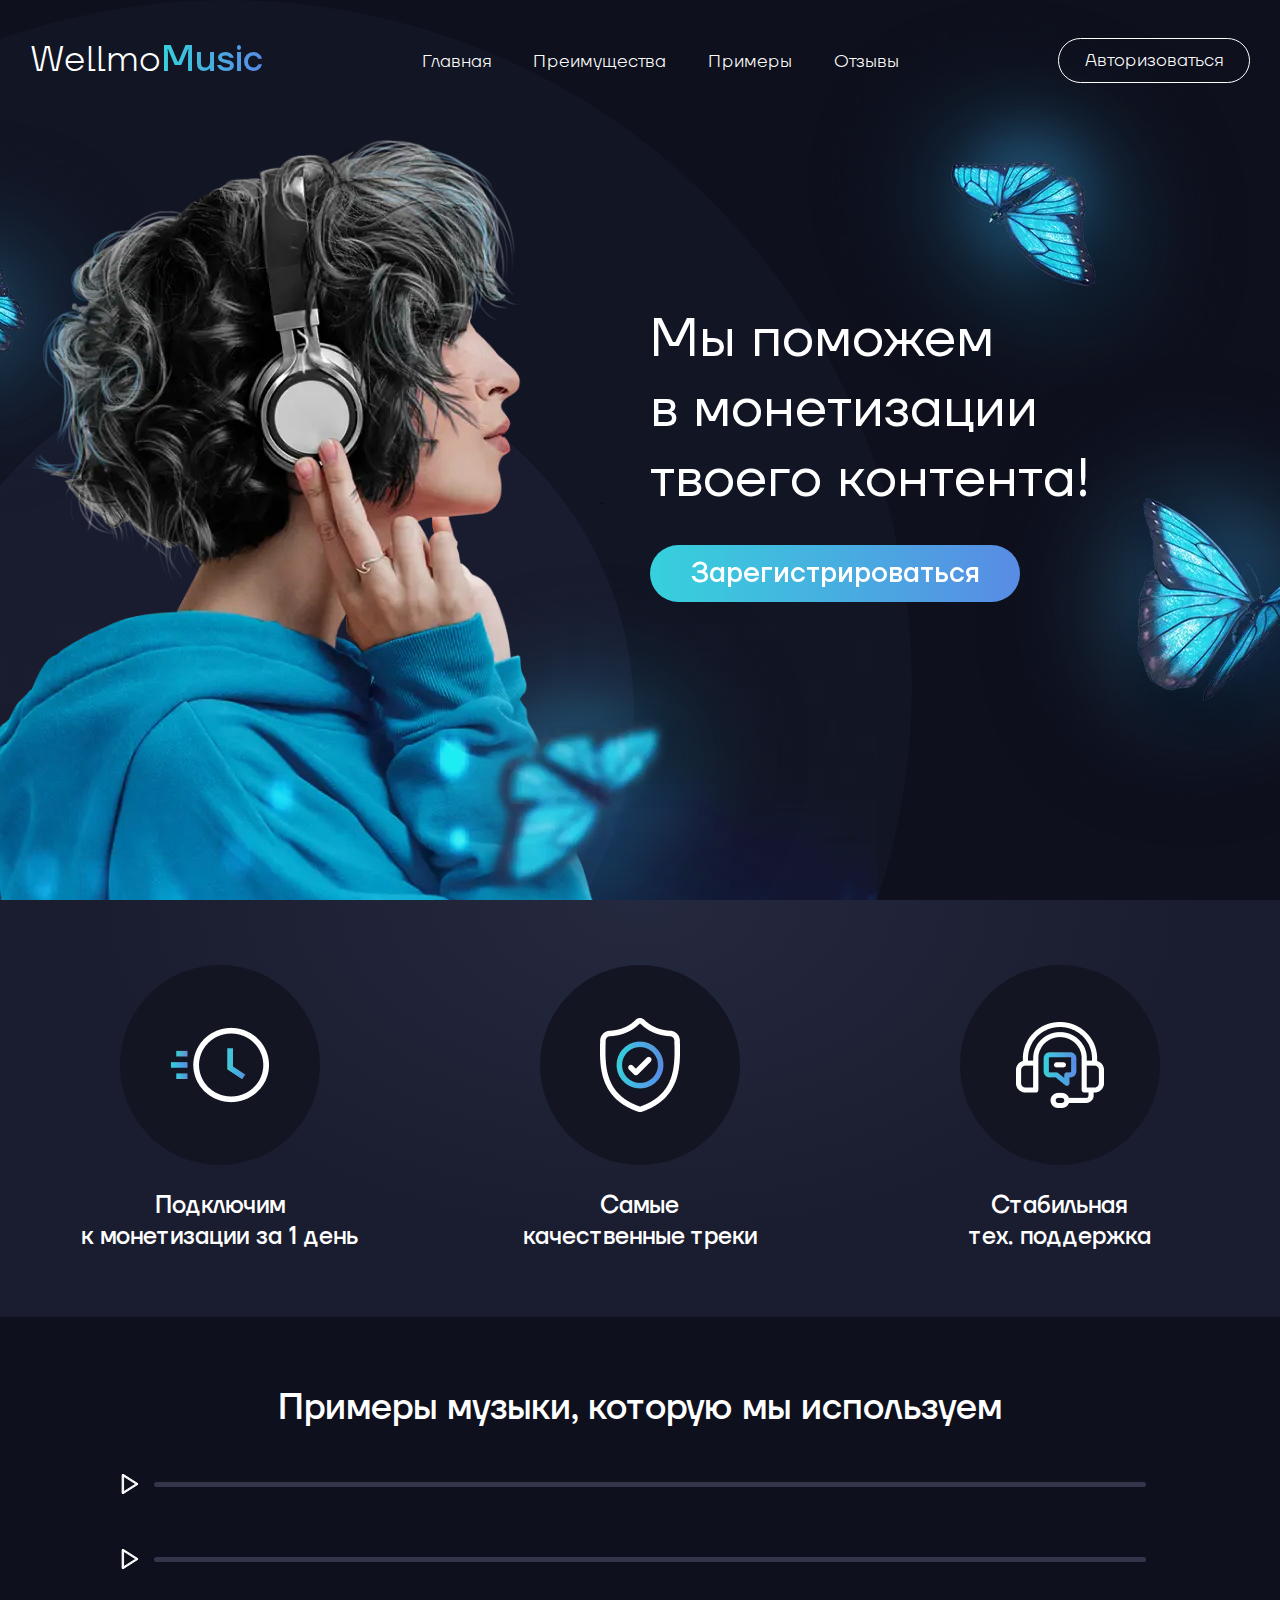
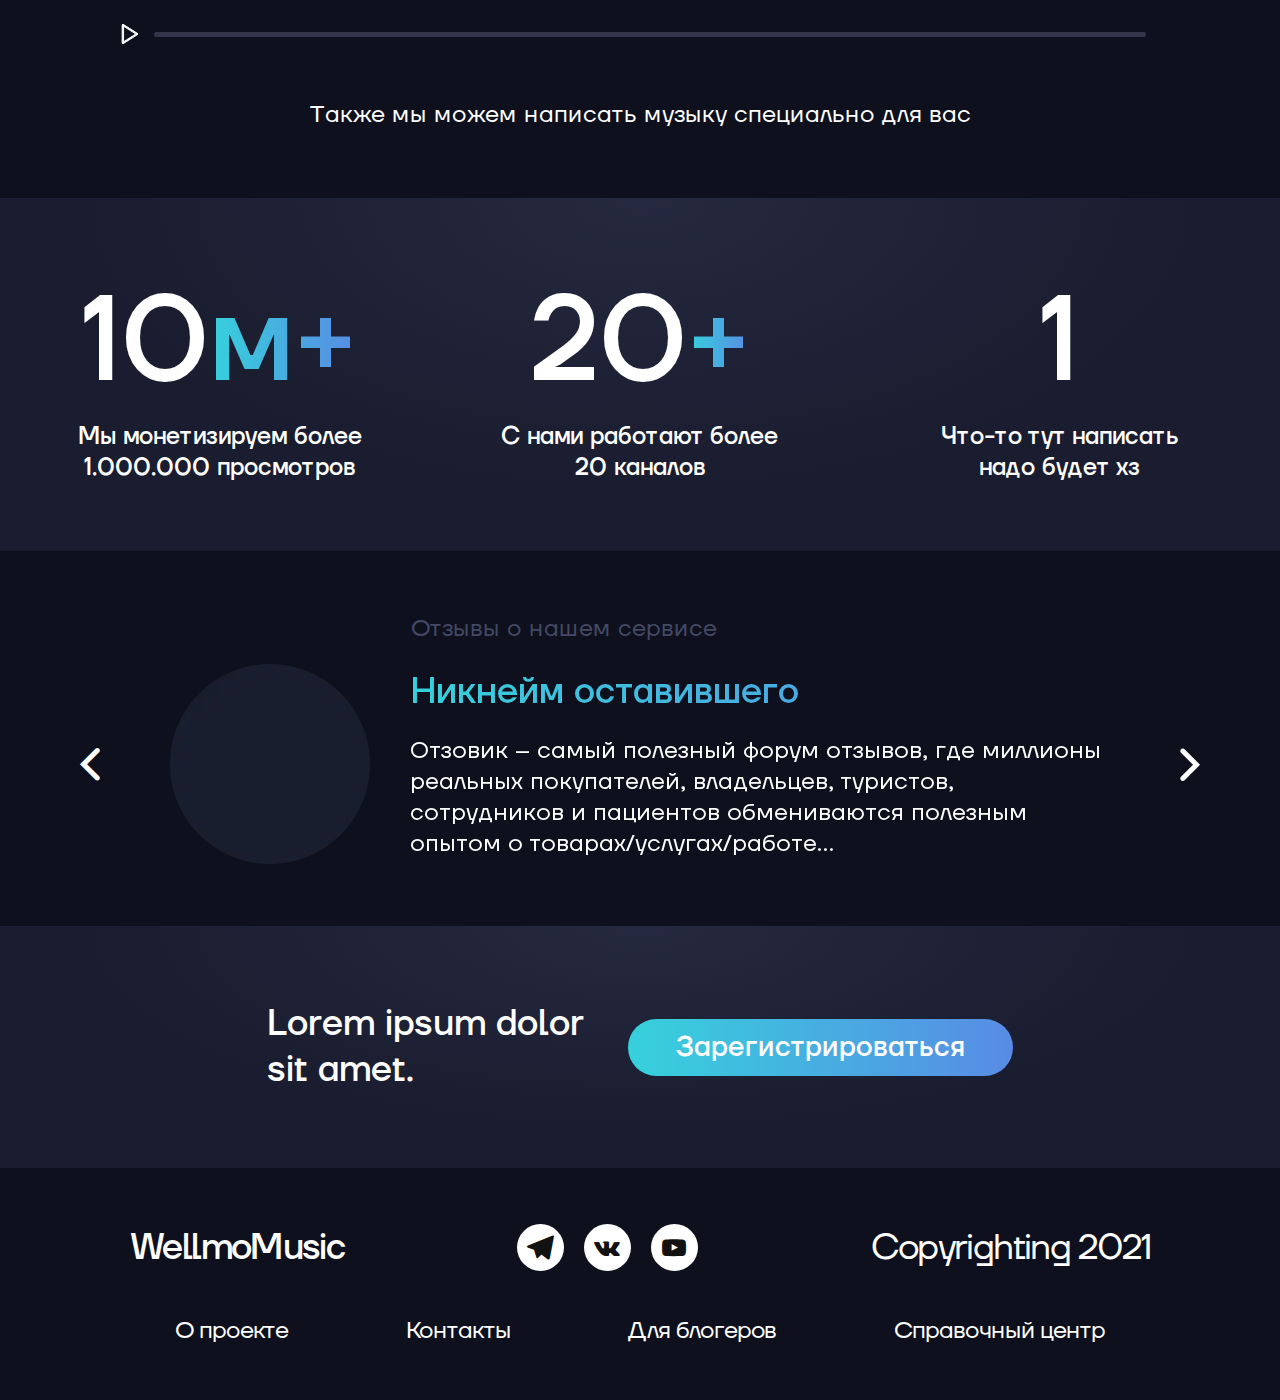
<file: index.html>
<!DOCTYPE html><html lang="ru">	 <head>	<title>Главная</title>	<meta charset="UTF-8">	<meta name="format-detection" content="telephone=no">	<link rel="stylesheet" href="css/style.min.css">	<link rel="shortcut icon" href="favicon.ico">	<!-- <meta name="robots" content="noindex, nofollow"> -->	<!-- <meta name="viewport" content="width=device-width, initial-scale=1.0, maximum-scale=1.0, user-scalable=0"> -->	<meta name="viewport" content="width=device-width, initial-scale=1.0"></head>	<body>		<div class="wrapper">			<header class="header">	<div class="header__container _container">		<div class="header__content">			<div class="header__logo">				<a href="" class="logo__text">Wellmo</a>				<a href="" class="logo__music">Music</a>			</div>			<div class="header__menu menu">				<div class="menu__icon icon-menu">					<span></span>					<span></span>					<span></span>				</div>				<nav class="menu__body">					<ul class="menu__list">						<li class="menu__item"><a href="" class="menu__link">Главная</a></li>						<li class="menu__item"><a href="" class="menu__link">Преимущества</a></li>						<li class="menu__item"><a href="" class="menu__link">Примеры</a></li>						<li class="menu__item"><a href="" class="menu__link">Отзывы</a></li>					</ul>				</nav>			</div>			<a data-da=".menu__body,550" href="#login" class="header__button-login _popup-link">Авторизоваться</a>		</div>	</div></header>			<main class="page">				<section class="page__main-slider main-slider">					<div class="main-slider__slider">						<div class="main-slider__slide">							<div class="slide__body">								<div class="slide__content _container">									<div class="image__fon">										<div class="fon__image-2"></div>										<picture><source srcset="./img/icons/ellipse-two.svg" type="image/webp"><img class="fon__image-1" src="./img/icons/ellipse-two.svg" alt=""></picture>										<picture><source srcset="./img/girl.webp" type="image/webp"><img class="fon__image-3" src="./img/girl.png" alt=""></picture>										<picture><source srcset="./img/butterfly-1.webp" type="image/webp"><img class="fon__image-4" src="./img/butterfly-1.png" alt=""></picture>										<picture><source srcset="./img/butterfly-2.webp" type="image/webp"><img class="fon__image-5" src="./img/butterfly-2.png" alt=""></picture>										<picture><source srcset="./img/butterfly-3.webp" type="image/webp"><img class="fon__image-6" src="./img/butterfly-3.png" alt=""></picture>										<picture><source srcset="./img/butterfly-4.webp" type="image/webp"><img class="fon__image-7" src="./img/butterfly-4.png" alt=""></picture>										<picture><source srcset="./img/sparks.webp" type="image/webp"><img class="fon__image-8" src="./img/sparks.png" alt=""></picture>									</div>									<div class="slide__block">										<div class="slide__title">											<div class="slide__text">Мы поможем<br>												в монетизации<br>												твоего контента!</div>											<a href="#register" class="slide__button button _popup-link">Зарегистрироваться</a>										</div>									</div>								</div>							</div>						</div>					</div>				</section>				<section class="page__benefits benefits">					<div class="benefits__content _container">						<div class="benefits__body">							<div class="benefits__column">								<div class="benefits__item item-benefits">									<div class="item-benefits__image">										<picture><source srcset="./img/fast.webp" type="image/webp"><img src="./img/fast.png" alt=""></picture>									</div>									<div class="item-benefits__text">										Подключим<br>										к монетизации за 1 день									</div>								</div>							</div>							<div class="benefits__column">								<div class="benefits__item item-benefits">									<div class="item-benefits__image">										<picture><source srcset="./img/shield.webp" type="image/webp"><img src="./img/shield.png" alt=""></picture>									</div>									<div class="item-benefits__text">										Самые<br> качественные треки									</div>								</div>							</div>							<div class="benefits__column">								<div class="benefits__item item-benefits">									<div class="item-benefits__image">										<picture><source srcset="./img/headphones.webp" type="image/webp"><img src="./img/headphones.png" alt=""></picture>									</div>									<div class="item-benefits__text">										Стабильная<br>										тех. поддержка									</div>								</div>							</div>						</div>					</div>				</section>				<section class="page__music music">					<div class="music__content _container">						<div class="music__title">Примеры музыки, которую мы используем</div>						<div class="music__audioPlayer">							<div class="audioPlayer">								<audio crossorigin>									<source src="https://s3-us-west-2.amazonaws.com/s.cdpn.io/355309/Swing_Jazz_Drum.mp3" type="audio/mpeg">								</audio>							</div>							<div class="audioPlayer-two">								<audio crossorigin>									<source src="https://s3-us-west-2.amazonaws.com/s.cdpn.io/355309/Swing_Jazz_Drum.mp3" type="audio/mpeg">								</audio>							</div>							<div class="audioPlayer-tree">								<audio crossorigin>									<source src="https://s3-us-west-2.amazonaws.com/s.cdpn.io/355309/Swing_Jazz_Drum.mp3" type="audio/mpeg">								</audio>							</div>						</div>						<div class="music__subtitle">Также мы можем написать музыку специально для вас</div>					</div>				</section>				<section class="page__benefits-two benefits">					<div class="benefits__content _container">						<div class="benefits__body">							<div class="benefits__column">								<div class="benefits__item item-benefits">									<div class="item-benefits__description">										<div class="item-benefits__title">10</div>										<div class="item-benefits__subtitle">м+</div>									</div>									<div class="item-benefits__text">										Мы монетизируем более<br>										1.000.000 просмотров									</div>								</div>							</div>							<div class="benefits__column">								<div class="benefits__item item-benefits">									<div class="item-benefits__description">										<div class="item-benefits__title">20</div>										<div class="item-benefits__subtitle">+</div>									</div>									<div class="item-benefits__text">										С нами работают более<br>										20 каналов									</div>								</div>							</div>							<div class="benefits__column">								<div class="benefits__item item-benefits">									<div class="item-benefits__description">										<div class="item-benefits__title">1</div>									</div>									<div class="item-benefits__text">										Что-то тут написать<br>										надо будет хз									</div>								</div>							</div>						</div>					</div>				</section>				<section class="page__reviews reviews">					<div class="reviews__content _container">						<div class="reviews__title">Отзывы о нашем сервисе</div>						<div class="reviews__body">							<div class="reviews__arrow-prev _icon-arrow"></div>							<div class="reviews__slider _swiper">								<div class="reviews__slide slide-reviews">									<div class="slide-reviews__image">										<picture><source srcset="./img/slide-reviews.webp" type="image/webp"><img src="./img/slide-reviews.png" alt=""></picture>									</div>									<div class="slide-reviews__text">										<div class="slide-reviews__name">Никнейм оставившего</div>										<div class="slide-reviews__subname">Отзовик – самый полезный форум отзывов, где миллионы реальных покупателей, владельцев, туристов, сотрудников и пациентов обмениваются полезным опытом о товарах/услугах/работе...</div>									</div>								</div>								<div class="reviews__slide slide-reviews">									<div class="slide-reviews__image">										<picture><source srcset="./img/slide-reviews.webp" type="image/webp"><img src="./img/slide-reviews.png" alt=""></picture>									</div>									<div class="slide-reviews__text">										<div class="slide-reviews__name">Никнейм оставившего</div>										<div class="slide-reviews__subname">Отзовик – самый полезный форум отзывов, где миллионы реальных покупателей, владельцев, туристов, сотрудников и пациентов обмениваются полезным опытом о товарах/услугах/работе...</div>									</div>								</div>								<div class="reviews__slide slide-reviews">									<div class="slide-reviews__image">										<picture><source srcset="./img/slide-reviews.webp" type="image/webp"><img src="./img/slide-reviews.png" alt=""></picture>									</div>									<div class="slide-reviews__text">										<div class="slide-reviews__name">Никнейм оставившего</div>										<div class="slide-reviews__subname">Отзовик – самый полезный форум отзывов, где миллионы реальных покупателей, владельцев, туристов, сотрудников и пациентов обмениваются полезным опытом о товарах/услугах/работе...</div>									</div>								</div>							</div>							<div class="reviews__arrow-next _icon-arrow"></div>						</div>					</div>				</section>				<section class="page__register register">					<div class="register__content _container">						<div class="register__text">Lorem ipsum dolor<br> sit amet.</div>						<a href="#register" class="register__button button _popup-link">Зарегистрироваться</a>					</div>				</section>			</main>			<footer class="footer">	<div class="footer__container _container">		<div class="footer__content">			<div class="footer__top top-footer">				<a href="" class="top-footer__logo">					WellmoMusic				</a>				<div class="top-footer__social">					<a href="" class="top-footer__icon _icon-telegram"></a>					<a href="" class="top-footer__icon _icon-vk"></a>					<a href="" class="top-footer__icon _icon-youtube"></a>				</div>				<div class="top-footer__copy">Copyrighting 2021</div>			</div>			<div class="footer__bottom bottom-footer">				<div class="bottom-footer__menu">					<ul class="bottom-footer__list">						<li class="bottom-footer__item"><a href="" class="bottom-footer__link">О проекте</a></li>						<li class="bottom-footer__item"><a href="" class="bottom-footer__link">Контакты</a></li>						<li class="bottom-footer__item"><a href="" class="bottom-footer__link">Для блогеров</a></li>						<li class="bottom-footer__item"><a href="" class="bottom-footer__link">Справочный центр</a></li>					</ul>				</div>				<div class="bottom-footer__copy">Copyrighting 2021</div>			</div>		</div>	</div></footer>		</div>		<div class="popup popup_register">	<div class="popup__content">		<div class="popup__body">			<div class="popup__close"></div>			<div class="popup__items">				<div class="popup__title">					<div class="popup__left">Регистрация</div>					<a href="" class="popup__right _icon-arrow">Вернуться назад</a>				</div>				<form action="#" id="form" class="popup__form form-popup">					<div class="form-popup__items-one">						<div class="form-popup__item">							<label class="form-popup__label">Ваше имя:</label>							<input id="text" tabindex="1" autocomplete="off" name="form[]" placeholder="Шаблон под текст" class="form__input" type="text">						</div>						<div class="form-popup__item">							<label class="form-popup__label" for="text">Название канала:</label>							<input id="text" tabindex="2" autocomplete="off" name="form[]" value="" placeholder="Шаблон под текст" class="form__input" type="text">						</div>					</div>					<div class="form-popup__items-two">						<div class="form-popup__item">							<label class="form-popup__label">Ссылка на ваш канал:</label>							<input id="text" tabindex="1" autocomplete="off" name="form[]" placeholder="https://видеоприколы.ком" class="form__input" type="text">						</div>					</div>					<div class="form-popup__items-three">						<div class="form-popup__item">							<label class="form-popup__label">Количество подписчиков:</label>							<input id="text" tabindex="2" autocomplete="off" name="form[]" value="" placeholder="Шаблон под текст" class="form__input" type="text">						</div>						<div class="form-popup__item">							<div class="form-popup__label">Youtube anatitics:</div>							<div class="form-popup__file">								<input class="form-popup__input" accept=".jpg, .jpeg, .png" type="file">								<div class="form-popup__button _icon-cloud">Загрузить скриншоты</div>							</div>						</div>					</div>					<div class="form-popup__items-four">						<div class="form-popup__item">							<label class="form-popup__label">Ваш E-mail:</label>							<input id="text" tabindex="1" autocomplete="off" name="form[]" placeholder="Вк, Тг, Почта etc" class="form__input" type="text">						</div>						<div class="form-popup__item">							<label class="form-popup__label" for="text">Ссылка на VK:</label>							<input id="text" tabindex="2" autocomplete="off" name="form[]" value="" placeholder="Вк, Тг, Почта etc" class="form__input" type="text">						</div>					</div>					<div class="form-popup__items-five">						<div class="form-popup__item">							<label class="form-popup__label">Как можно с вами связаться:</label>							<input id="text" tabindex="2" autocomplete="off" name="form[]" value="" placeholder="Вк, Тг, Почта etc" class="form__input" type="text">						</div>						<div class="form-popup__item">							<a href="" class="form-popup__button">Оставить заявку</a>						</div>					</div>				</form>			</div>		</div>	</div></div><div class="popup popup_login">	<div class="popup__content">		<div class="popup__body">			<div class="popup__close"></div>			<div class="popup__items">				<div class="popup__title">					<div class="popup__left">Авторизация</div>					<a href="" class="popup__right _icon-arrow">Вернуться назад</a>				</div>				<form action="#" id="form" class="popup__form form-popup">					<div class="form-popup__item-one">						<label class="form-popup__label">Введите название канала</label>						<div class="item-one__form">							<input id="text" tabindex="1" autocomplete="off" name="form[]" value="" placeholder="https://видеоприколы.ком" class="form__input" type="text">						</div>					</div>					<div class="form-popup__item-two">						<div class="form-popup__items">							<label class="form-popup__label">Введите пароль:</label>							<div class="item-two__form">								<input id="pas" tabindex="1" autocomplete="off" name="form[]" value="" placeholder="Вк, Тг, Почта etc" class="form__input" type="text">							</div>						</div>						<a href="" class="item-two__button">Войти</a>					</div>				</form>			</div>		</div>	</div></div>		<!-- Swiper --><!-- <script src="https://unpkg.com/swiper/swiper-bundle.min.js"></script> --><script src="js/vendors.min.js"></script><script src="js/app.min.js"></script><script src="js/calendar.js"></script>	</body></html>
</file>
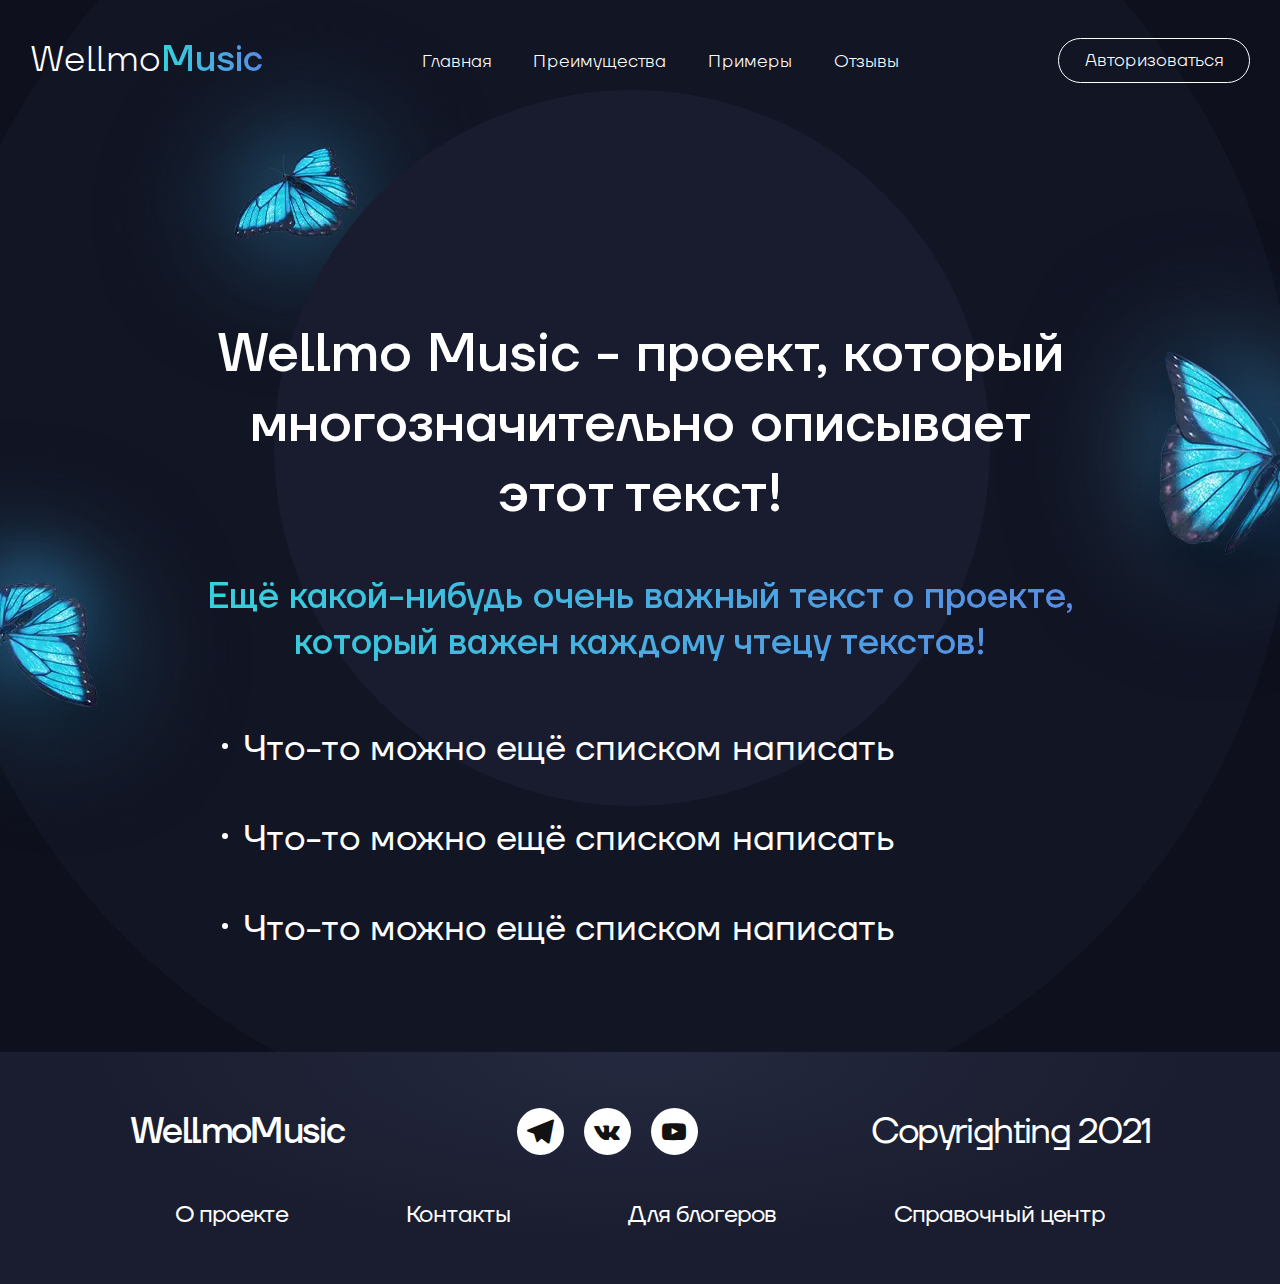
<file: about.html>
<!DOCTYPE html><html lang="ru">	 <head>	<title>О проекте</title>	<meta charset="UTF-8">	<meta name="format-detection" content="telephone=no">	<link rel="stylesheet" href="css/style.min.css">	<link rel="shortcut icon" href="favicon.ico">	<!-- <meta name="robots" content="noindex, nofollow"> -->	<!-- <meta name="viewport" content="width=device-width, initial-scale=1.0, maximum-scale=1.0, user-scalable=0"> -->	<meta name="viewport" content="width=device-width, initial-scale=1.0"></head>	<body>		<div class="wrapper">			<header class="header-other">	<div class="header">		<div class="header__container _container">			<div class="header__content">				<div class="header__logo">					<a href="" class="logo__text">Wellmo</a>					<a href="" class="logo__music">Music</a>				</div>				<div class="header__menu menu">					<div class="menu__icon icon-menu">						<span></span>						<span></span>						<span></span>					</div>					<nav class="menu__body">						<ul class="menu__list">							<li class="menu__item"><a href="" class="menu__link">Главная</a></li>							<li class="menu__item"><a href="" class="menu__link">Преимущества</a></li>							<li class="menu__item"><a href="" class="menu__link">Примеры</a></li>							<li class="menu__item"><a href="" class="menu__link">Отзывы</a></li>						</ul>					</nav>				</div>				<a data-da=".menu__body,550" href="#login" class="header__button-login _popup-link">Авторизоваться</a>			</div>		</div>	</div></header>			<main class="page">				<section class="page__about about">					<div class="about__content _container">						<div class="about__fon">							<div class="about__image-1"></div>							<picture><source srcset="./img/icons/ellipse-two.svg" type="image/webp"><img class="about__image-2" src="./img/icons/ellipse-two.svg" alt=""></picture>							<picture><source srcset="./img/butterfly-1.webp" type="image/webp"><img class="about__image-3" src="./img/butterfly-1.png" alt=""></picture>							<picture><source srcset="./img/butterfly-2.webp" type="image/webp"><img class="about__image-4" src="./img/butterfly-2.png" alt=""></picture>							<picture><source srcset="./img/butterfly-3.webp" type="image/webp"><img class="about__image-5" src="./img/butterfly-3.png" alt=""></picture>						</div>						<div class="about__block">							<div class="about__title">								<div class="about__text">Wellmo Music - проект, который<br>									многозначительно описывает<br>									этот текст!								</div>								<div class="about__sutitle">Ещё какой-нибудь очень важный текст о проекте,<br>									который важен каждому чтецу текстов!								</div>								<ul class="about__list">									<li class="about__link">Что-то можно ещё списком написать</li>									<li class="about__link">Что-то можно ещё списком написать</li>									<li class="about__link">Что-то можно ещё списком написать</li>								</ul>							</div>						</div>					</div>				</section>			</main>			<footer class="footer-other footer">	<div class="footer__container _container">		<div class="footer__content">			<div class="footer__top top-footer">				<a href="" class="top-footer__logo">					WellmoMusic				</a>				<div class="top-footer__social">					<a href="" class="top-footer__icon _icon-telegram"></a>					<a href="" class="top-footer__icon _icon-vk"></a>					<a href="" class="top-footer__icon _icon-youtube"></a>				</div>				<div class="top-footer__copy">Copyrighting 2021</div>			</div>			<div class="footer__bottom bottom-footer">				<div class="bottom-footer__menu">					<ul class="bottom-footer__list">						<li class="bottom-footer__item"><a href="" class="bottom-footer__link">О проекте</a></li>						<li class="bottom-footer__item"><a href="" class="bottom-footer__link">Контакты</a></li>						<li class="bottom-footer__item"><a href="" class="bottom-footer__link">Для блогеров</a></li>						<li class="bottom-footer__item"><a href="" class="bottom-footer__link">Справочный центр</a></li>					</ul>				</div>				<div class="bottom-footer__copy">Copyrighting 2021</div>			</div>		</div>	</div></footer>		</div>		<div class="popup popup_register">	<div class="popup__content">		<div class="popup__body">			<div class="popup__close"></div>			<div class="popup__items">				<div class="popup__title">					<div class="popup__left">Регистрация</div>					<a href="" class="popup__right _icon-arrow">Вернуться назад</a>				</div>				<form action="#" id="form" class="popup__form form-popup">					<div class="form-popup__items-one">						<div class="form-popup__item">							<label class="form-popup__label">Ваше имя:</label>							<input id="text" tabindex="1" autocomplete="off" name="form[]" placeholder="Шаблон под текст" class="form__input" type="text">						</div>						<div class="form-popup__item">							<label class="form-popup__label" for="text">Название канала:</label>							<input id="text" tabindex="2" autocomplete="off" name="form[]" value="" placeholder="Шаблон под текст" class="form__input" type="text">						</div>					</div>					<div class="form-popup__items-two">						<div class="form-popup__item">							<label class="form-popup__label">Ссылка на ваш канал:</label>							<input id="text" tabindex="1" autocomplete="off" name="form[]" placeholder="https://видеоприколы.ком" class="form__input" type="text">						</div>					</div>					<div class="form-popup__items-three">						<div class="form-popup__item">							<label class="form-popup__label">Количество подписчиков:</label>							<input id="text" tabindex="2" autocomplete="off" name="form[]" value="" placeholder="Шаблон под текст" class="form__input" type="text">						</div>						<div class="form-popup__item">							<div class="form-popup__label">Youtube anatitics:</div>							<div class="form-popup__file">								<input class="form-popup__input" accept=".jpg, .jpeg, .png" type="file">								<div class="form-popup__button _icon-cloud">Загрузить скриншоты</div>							</div>						</div>					</div>					<div class="form-popup__items-four">						<div class="form-popup__item">							<label class="form-popup__label">Ваш E-mail:</label>							<input id="text" tabindex="1" autocomplete="off" name="form[]" placeholder="Вк, Тг, Почта etc" class="form__input" type="text">						</div>						<div class="form-popup__item">							<label class="form-popup__label" for="text">Ссылка на VK:</label>							<input id="text" tabindex="2" autocomplete="off" name="form[]" value="" placeholder="Вк, Тг, Почта etc" class="form__input" type="text">						</div>					</div>					<div class="form-popup__items-five">						<div class="form-popup__item">							<label class="form-popup__label">Как можно с вами связаться:</label>							<input id="text" tabindex="2" autocomplete="off" name="form[]" value="" placeholder="Вк, Тг, Почта etc" class="form__input" type="text">						</div>						<div class="form-popup__item">							<a href="" class="form-popup__button">Оставить заявку</a>						</div>					</div>				</form>			</div>		</div>	</div></div><div class="popup popup_login">	<div class="popup__content">		<div class="popup__body">			<div class="popup__close"></div>			<div class="popup__items">				<div class="popup__title">					<div class="popup__left">Авторизация</div>					<a href="" class="popup__right _icon-arrow">Вернуться назад</a>				</div>				<form action="#" id="form" class="popup__form form-popup">					<div class="form-popup__item-one">						<label class="form-popup__label">Введите название канала</label>						<div class="item-one__form">							<input id="text" tabindex="1" autocomplete="off" name="form[]" value="" placeholder="https://видеоприколы.ком" class="form__input" type="text">						</div>					</div>					<div class="form-popup__item-two">						<div class="form-popup__items">							<label class="form-popup__label">Введите пароль:</label>							<div class="item-two__form">								<input id="pas" tabindex="1" autocomplete="off" name="form[]" value="" placeholder="Вк, Тг, Почта etc" class="form__input" type="text">							</div>						</div>						<a href="" class="item-two__button">Войти</a>					</div>				</form>			</div>		</div>	</div></div>		<!-- Swiper --><!-- <script src="https://unpkg.com/swiper/swiper-bundle.min.js"></script> --><script src="js/vendors.min.js"></script><script src="js/app.min.js"></script><script src="js/calendar.js"></script>	</body></html>
</file>
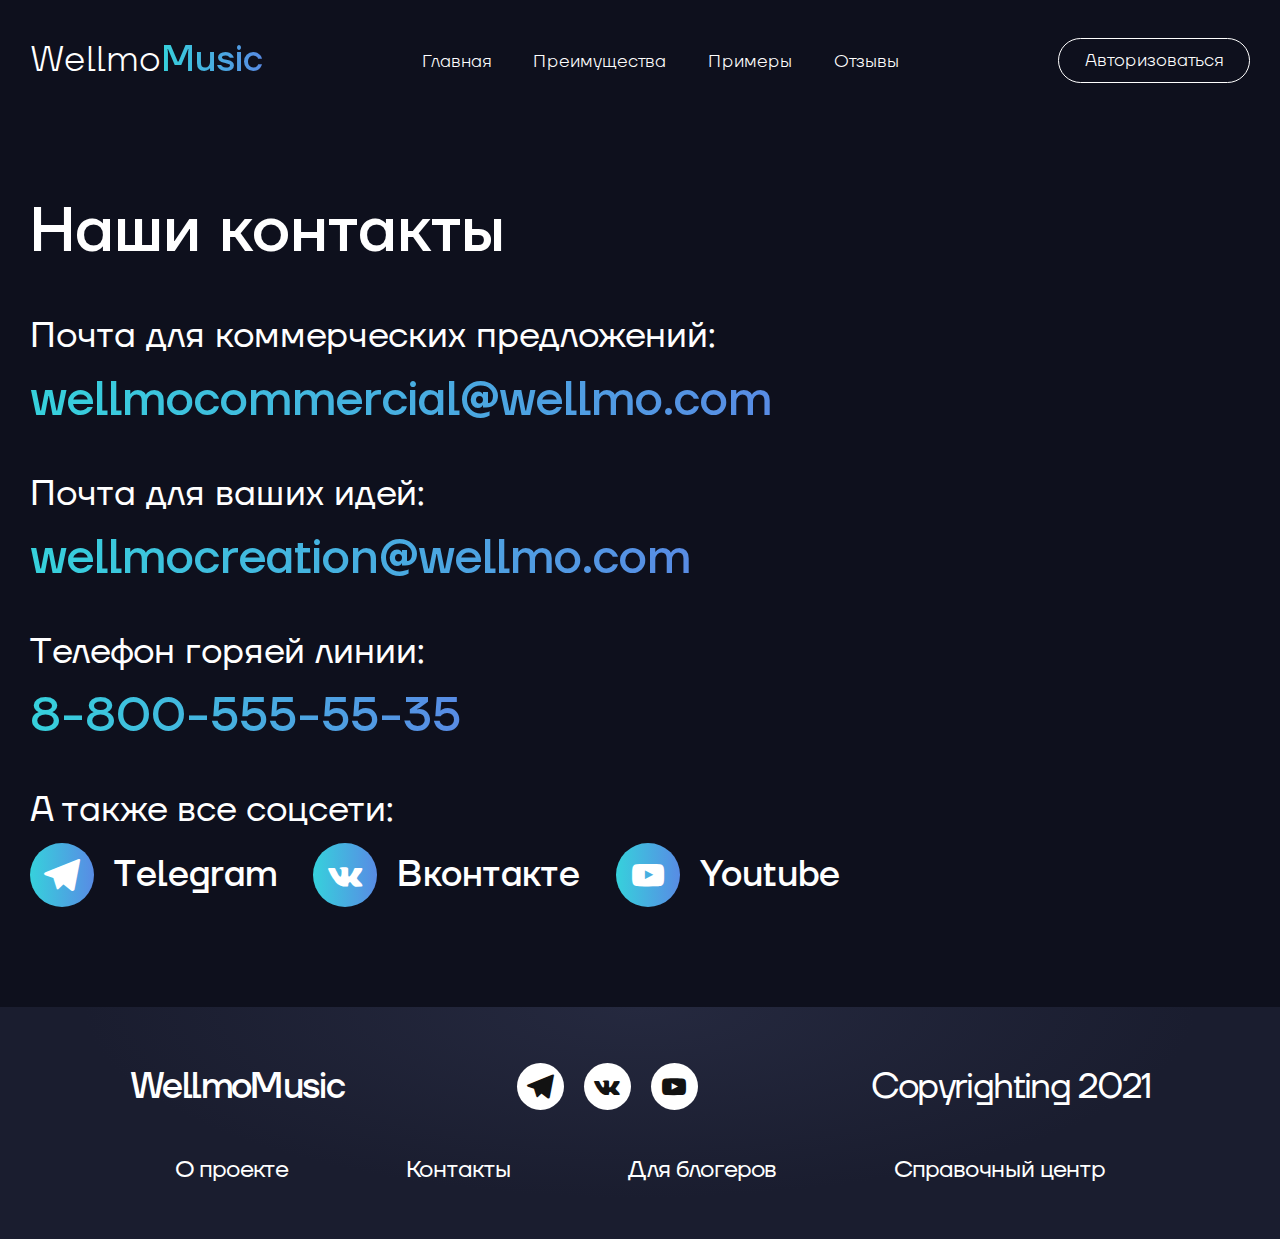
<file: contacts.html>
<!DOCTYPE html><html lang="ru">	 <head>	<title>Контакты</title>	<meta charset="UTF-8">	<meta name="format-detection" content="telephone=no">	<link rel="stylesheet" href="css/style.min.css">	<link rel="shortcut icon" href="favicon.ico">	<!-- <meta name="robots" content="noindex, nofollow"> -->	<!-- <meta name="viewport" content="width=device-width, initial-scale=1.0, maximum-scale=1.0, user-scalable=0"> -->	<meta name="viewport" content="width=device-width, initial-scale=1.0"></head>	<body>		<div class="wrapper">			<header class="header-other">	<div class="header">		<div class="header__container _container">			<div class="header__content">				<div class="header__logo">					<a href="" class="logo__text">Wellmo</a>					<a href="" class="logo__music">Music</a>				</div>				<div class="header__menu menu">					<div class="menu__icon icon-menu">						<span></span>						<span></span>						<span></span>					</div>					<nav class="menu__body">						<ul class="menu__list">							<li class="menu__item"><a href="" class="menu__link">Главная</a></li>							<li class="menu__item"><a href="" class="menu__link">Преимущества</a></li>							<li class="menu__item"><a href="" class="menu__link">Примеры</a></li>							<li class="menu__item"><a href="" class="menu__link">Отзывы</a></li>						</ul>					</nav>				</div>				<a data-da=".menu__body,550" href="#login" class="header__button-login _popup-link">Авторизоваться</a>			</div>		</div>	</div></header>			<main class="page">				<section class="page__contacts contacts">					<div class="contacts__content _container">						<div class="contacts__title">Наши контакты</div>						<div class="contacts__item">							<div class="contacts__text">Почта для коммерческих предложений:</div>							<a href="" class="contacts__button">wellmocommercial@wellmo.com</a>						</div>						<div class="contacts__item">							<div class="contacts__text">Почта для ваших идей:</div>							<a href="" class="contacts__button">wellmocreation@wellmo.com</a>						</div>						<div class="contacts__item">							<div class="contacts__text">Телефон горяей линии:</div>							<a href="tel:88005555535" class="contacts__button">8-800-555-55-35</a>						</div>						<div class="contacts__item">							<div class="contacts__text">А также все соцсети:</div>							<div class="contacts__social">								<div class="contacts__icons">									<a href="" class="contacts__icon _icon-telegram"></a>									<div class="contacts__name">Telegram</div>								</div>								<div class="contacts__icons">									<a href="" class="contacts__icon _icon-vk"></a>									<div class="contacts__name">Вконтакте</div>								</div>								<div class="contacts__icons">									<a href="" class="contacts__icon _icon-youtube"></a>									<div class="contacts__name">Youtube</div>								</div>							</div>						</div>					</div>				</section>			</main>			<footer class="footer-other footer">	<div class="footer__container _container">		<div class="footer__content">			<div class="footer__top top-footer">				<a href="" class="top-footer__logo">					WellmoMusic				</a>				<div class="top-footer__social">					<a href="" class="top-footer__icon _icon-telegram"></a>					<a href="" class="top-footer__icon _icon-vk"></a>					<a href="" class="top-footer__icon _icon-youtube"></a>				</div>				<div class="top-footer__copy">Copyrighting 2021</div>			</div>			<div class="footer__bottom bottom-footer">				<div class="bottom-footer__menu">					<ul class="bottom-footer__list">						<li class="bottom-footer__item"><a href="" class="bottom-footer__link">О проекте</a></li>						<li class="bottom-footer__item"><a href="" class="bottom-footer__link">Контакты</a></li>						<li class="bottom-footer__item"><a href="" class="bottom-footer__link">Для блогеров</a></li>						<li class="bottom-footer__item"><a href="" class="bottom-footer__link">Справочный центр</a></li>					</ul>				</div>				<div class="bottom-footer__copy">Copyrighting 2021</div>			</div>		</div>	</div></footer>		</div>		<div class="popup popup_register">	<div class="popup__content">		<div class="popup__body">			<div class="popup__close"></div>			<div class="popup__items">				<div class="popup__title">					<div class="popup__left">Регистрация</div>					<a href="" class="popup__right _icon-arrow">Вернуться назад</a>				</div>				<form action="#" id="form" class="popup__form form-popup">					<div class="form-popup__items-one">						<div class="form-popup__item">							<label class="form-popup__label">Ваше имя:</label>							<input id="text" tabindex="1" autocomplete="off" name="form[]" placeholder="Шаблон под текст" class="form__input" type="text">						</div>						<div class="form-popup__item">							<label class="form-popup__label" for="text">Название канала:</label>							<input id="text" tabindex="2" autocomplete="off" name="form[]" value="" placeholder="Шаблон под текст" class="form__input" type="text">						</div>					</div>					<div class="form-popup__items-two">						<div class="form-popup__item">							<label class="form-popup__label">Ссылка на ваш канал:</label>							<input id="text" tabindex="1" autocomplete="off" name="form[]" placeholder="https://видеоприколы.ком" class="form__input" type="text">						</div>					</div>					<div class="form-popup__items-three">						<div class="form-popup__item">							<label class="form-popup__label">Количество подписчиков:</label>							<input id="text" tabindex="2" autocomplete="off" name="form[]" value="" placeholder="Шаблон под текст" class="form__input" type="text">						</div>						<div class="form-popup__item">							<div class="form-popup__label">Youtube anatitics:</div>							<div class="form-popup__file">								<input class="form-popup__input" accept=".jpg, .jpeg, .png" type="file">								<div class="form-popup__button _icon-cloud">Загрузить скриншоты</div>							</div>						</div>					</div>					<div class="form-popup__items-four">						<div class="form-popup__item">							<label class="form-popup__label">Ваш E-mail:</label>							<input id="text" tabindex="1" autocomplete="off" name="form[]" placeholder="Вк, Тг, Почта etc" class="form__input" type="text">						</div>						<div class="form-popup__item">							<label class="form-popup__label" for="text">Ссылка на VK:</label>							<input id="text" tabindex="2" autocomplete="off" name="form[]" value="" placeholder="Вк, Тг, Почта etc" class="form__input" type="text">						</div>					</div>					<div class="form-popup__items-five">						<div class="form-popup__item">							<label class="form-popup__label">Как можно с вами связаться:</label>							<input id="text" tabindex="2" autocomplete="off" name="form[]" value="" placeholder="Вк, Тг, Почта etc" class="form__input" type="text">						</div>						<div class="form-popup__item">							<a href="" class="form-popup__button">Оставить заявку</a>						</div>					</div>				</form>			</div>		</div>	</div></div><div class="popup popup_login">	<div class="popup__content">		<div class="popup__body">			<div class="popup__close"></div>			<div class="popup__items">				<div class="popup__title">					<div class="popup__left">Авторизация</div>					<a href="" class="popup__right _icon-arrow">Вернуться назад</a>				</div>				<form action="#" id="form" class="popup__form form-popup">					<div class="form-popup__item-one">						<label class="form-popup__label">Введите название канала</label>						<div class="item-one__form">							<input id="text" tabindex="1" autocomplete="off" name="form[]" value="" placeholder="https://видеоприколы.ком" class="form__input" type="text">						</div>					</div>					<div class="form-popup__item-two">						<div class="form-popup__items">							<label class="form-popup__label">Введите пароль:</label>							<div class="item-two__form">								<input id="pas" tabindex="1" autocomplete="off" name="form[]" value="" placeholder="Вк, Тг, Почта etc" class="form__input" type="text">							</div>						</div>						<a href="" class="item-two__button">Войти</a>					</div>				</form>			</div>		</div>	</div></div>		<!-- Swiper --><!-- <script src="https://unpkg.com/swiper/swiper-bundle.min.js"></script> --><script src="js/vendors.min.js"></script><script src="js/app.min.js"></script><script src="js/calendar.js"></script>	</body></html>
</file>
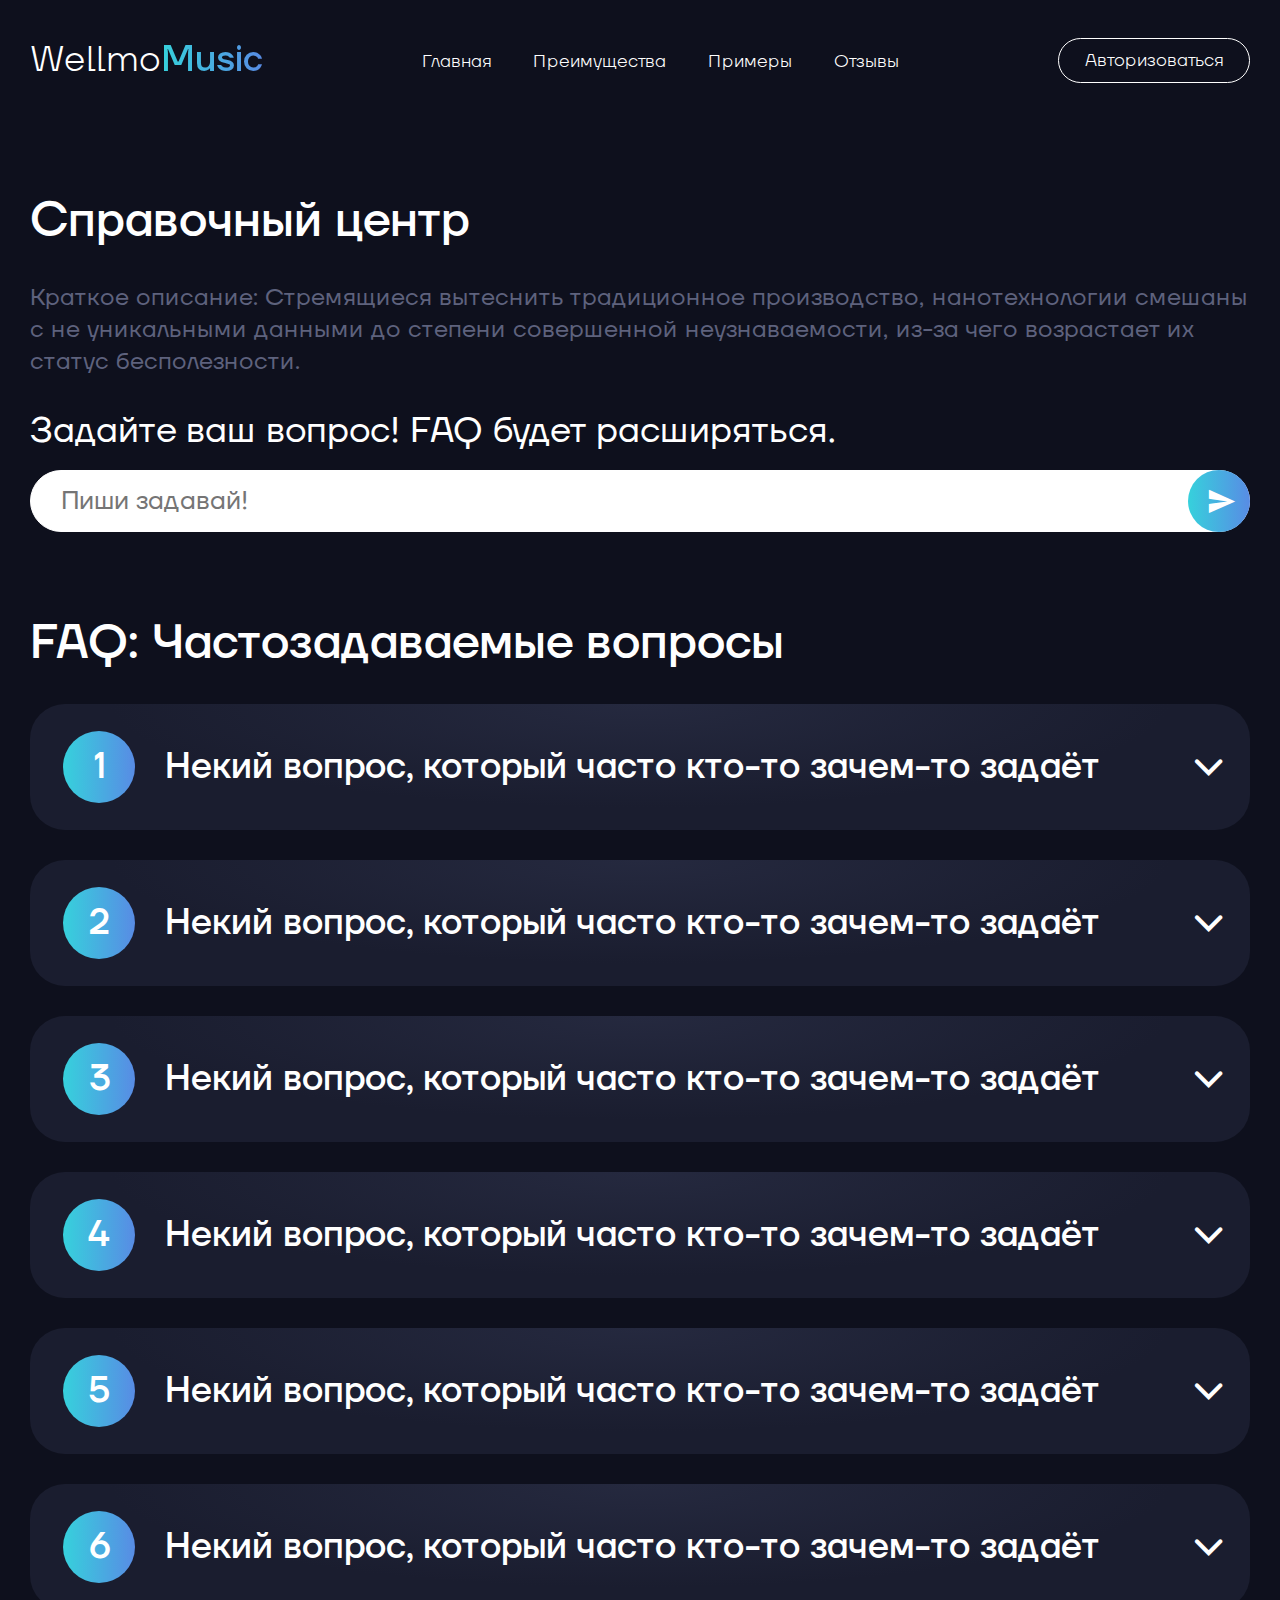
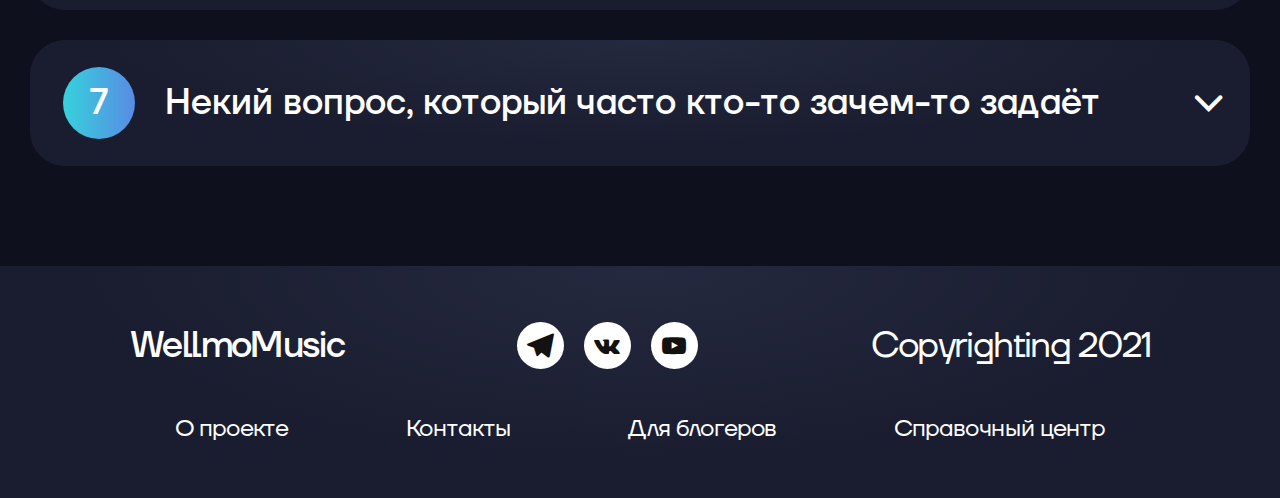
<file: help-center.html>
<!DOCTYPE html><html lang="ru">	 <head>	<title>Справочный центр</title>	<meta charset="UTF-8">	<meta name="format-detection" content="telephone=no">	<link rel="stylesheet" href="css/style.min.css">	<link rel="shortcut icon" href="favicon.ico">	<!-- <meta name="robots" content="noindex, nofollow"> -->	<!-- <meta name="viewport" content="width=device-width, initial-scale=1.0, maximum-scale=1.0, user-scalable=0"> -->	<meta name="viewport" content="width=device-width, initial-scale=1.0"></head>	<body>		<div class="wrapper">			<header class="header-other">	<div class="header">		<div class="header__container _container">			<div class="header__content">				<div class="header__logo">					<a href="" class="logo__text">Wellmo</a>					<a href="" class="logo__music">Music</a>				</div>				<div class="header__menu menu">					<div class="menu__icon icon-menu">						<span></span>						<span></span>						<span></span>					</div>					<nav class="menu__body">						<ul class="menu__list">							<li class="menu__item"><a href="" class="menu__link">Главная</a></li>							<li class="menu__item"><a href="" class="menu__link">Преимущества</a></li>							<li class="menu__item"><a href="" class="menu__link">Примеры</a></li>							<li class="menu__item"><a href="" class="menu__link">Отзывы</a></li>						</ul>					</nav>				</div>				<a data-da=".menu__body,550" href="#login" class="header__button-login _popup-link">Авторизоваться</a>			</div>		</div>	</div></header>			<main class="page">				<section class="page__help help">					<div class="help__content _container">						<div class="help__title">Справочный центр</div>						<div class="help__subtitle">Краткое описание: Стремящиеся вытеснить традиционное производство, нанотехнологии смешаны с не уникальными данными до степени совершенной неузнаваемости, из-за чего возрастает их статус бесполезности.</div>						<div class="help__form">							<label class="help__label">Задайте ваш вопрос! FAQ будет расширяться.</label>							<div class="help__forms">								<input id="text" tabindex="1" autocomplete="off" name="form[]" placeholder="Пиши задавай!" class="help__input" type="text">								<button type="submit" class="help__icon _icon-telegram-form"></button>							</div>						</div>						<div class="help__faq">							<div class="help__title">FAQ: Частозадаваемые вопросы</div>							<div data-spollers class="help__body">								<div class="help__item item-faq">									<div data-spoller class="item-faq__text _icon-arrow">										<div class="item-faq__title">											<div class="item-faq__question">1</div>											Некий вопрос, который часто кто-то зачем-то задаёт										</div>									</div>									<div class="item-faq__subtext">										Отзовик – самый полезный форум отзывов, где миллионы реальных покупателей, владельцев, туристов, сотрудников и пациентов обмениваются полезным опытом о товарах/услугах/работе...									</div>								</div>								<div class="help__item item-faq">									<div data-spoller class="item-faq__text _icon-arrow">										<div class="item-faq__title">											<div class="item-faq__question">2</div>											Некий вопрос, который часто кто-то зачем-то задаёт										</div>									</div>									<div class="item-faq__subtext">										Отзовик – самый полезный форум отзывов, где миллионы реальных покупателей, владельцев, туристов, сотрудников и пациентов обмениваются полезным опытом о товарах/услугах/работе...									</div>								</div>								<div class="help__item item-faq">									<div data-spoller class="item-faq__text _icon-arrow">										<div class="item-faq__title">											<div class="item-faq__question">3</div>											Некий вопрос, который часто кто-то зачем-то задаёт										</div>									</div>									<div class="item-faq__subtext">										Отзовик – самый полезный форум отзывов, где миллионы реальных покупателей, владельцев, туристов, сотрудников и пациентов обмениваются полезным опытом о товарах/услугах/работе...									</div>								</div>								<div class="help__item item-faq">									<div data-spoller class="item-faq__text _icon-arrow">										<div class="item-faq__title">											<div class="item-faq__question">4</div>											Некий вопрос, который часто кто-то зачем-то задаёт										</div>									</div>									<div class="item-faq__subtext">										Отзовик – самый полезный форум отзывов, где миллионы реальных покупателей, владельцев, туристов, сотрудников и пациентов обмениваются полезным опытом о товарах/услугах/работе...									</div>								</div>								<div class="help__item item-faq">									<div data-spoller class="item-faq__text _icon-arrow">										<div class="item-faq__title">											<div class="item-faq__question">5</div>											Некий вопрос, который часто кто-то зачем-то задаёт										</div>									</div>									<div class="item-faq__subtext">										Отзовик – самый полезный форум отзывов, где миллионы реальных покупателей, владельцев, туристов, сотрудников и пациентов обмениваются полезным опытом о товарах/услугах/работе...									</div>								</div>								<div class="help__item item-faq">									<div data-spoller class="item-faq__text _icon-arrow">										<div class="item-faq__title">											<div class="item-faq__question">6</div>											Некий вопрос, который часто кто-то зачем-то задаёт										</div>									</div>									<div class="item-faq__subtext">										Отзовик – самый полезный форум отзывов, где миллионы реальных покупателей, владельцев, туристов, сотрудников и пациентов обмениваются полезным опытом о товарах/услугах/работе...									</div>								</div>								<div class="help__item item-faq">									<div data-spoller class="item-faq__text _icon-arrow">										<div class="item-faq__title">											<div class="item-faq__question">7</div>											Некий вопрос, который часто кто-то зачем-то задаёт										</div>									</div>									<div class="item-faq__subtext">										Отзовик – самый полезный форум отзывов, где миллионы реальных покупателей, владельцев, туристов, сотрудников и пациентов обмениваются полезным опытом о товарах/услугах/работе...									</div>								</div>							</div>						</div>					</div>				</section>			</main>			<footer class="footer-other footer">	<div class="footer__container _container">		<div class="footer__content">			<div class="footer__top top-footer">				<a href="" class="top-footer__logo">					WellmoMusic				</a>				<div class="top-footer__social">					<a href="" class="top-footer__icon _icon-telegram"></a>					<a href="" class="top-footer__icon _icon-vk"></a>					<a href="" class="top-footer__icon _icon-youtube"></a>				</div>				<div class="top-footer__copy">Copyrighting 2021</div>			</div>			<div class="footer__bottom bottom-footer">				<div class="bottom-footer__menu">					<ul class="bottom-footer__list">						<li class="bottom-footer__item"><a href="" class="bottom-footer__link">О проекте</a></li>						<li class="bottom-footer__item"><a href="" class="bottom-footer__link">Контакты</a></li>						<li class="bottom-footer__item"><a href="" class="bottom-footer__link">Для блогеров</a></li>						<li class="bottom-footer__item"><a href="" class="bottom-footer__link">Справочный центр</a></li>					</ul>				</div>				<div class="bottom-footer__copy">Copyrighting 2021</div>			</div>		</div>	</div></footer>		</div>		<div class="popup popup_register">	<div class="popup__content">		<div class="popup__body">			<div class="popup__close"></div>			<div class="popup__items">				<div class="popup__title">					<div class="popup__left">Регистрация</div>					<a href="" class="popup__right _icon-arrow">Вернуться назад</a>				</div>				<form action="#" id="form" class="popup__form form-popup">					<div class="form-popup__items-one">						<div class="form-popup__item">							<label class="form-popup__label">Ваше имя:</label>							<input id="text" tabindex="1" autocomplete="off" name="form[]" placeholder="Шаблон под текст" class="form__input" type="text">						</div>						<div class="form-popup__item">							<label class="form-popup__label" for="text">Название канала:</label>							<input id="text" tabindex="2" autocomplete="off" name="form[]" value="" placeholder="Шаблон под текст" class="form__input" type="text">						</div>					</div>					<div class="form-popup__items-two">						<div class="form-popup__item">							<label class="form-popup__label">Ссылка на ваш канал:</label>							<input id="text" tabindex="1" autocomplete="off" name="form[]" placeholder="https://видеоприколы.ком" class="form__input" type="text">						</div>					</div>					<div class="form-popup__items-three">						<div class="form-popup__item">							<label class="form-popup__label">Количество подписчиков:</label>							<input id="text" tabindex="2" autocomplete="off" name="form[]" value="" placeholder="Шаблон под текст" class="form__input" type="text">						</div>						<div class="form-popup__item">							<div class="form-popup__label">Youtube anatitics:</div>							<div class="form-popup__file">								<input class="form-popup__input" accept=".jpg, .jpeg, .png" type="file">								<div class="form-popup__button _icon-cloud">Загрузить скриншоты</div>							</div>						</div>					</div>					<div class="form-popup__items-four">						<div class="form-popup__item">							<label class="form-popup__label">Ваш E-mail:</label>							<input id="text" tabindex="1" autocomplete="off" name="form[]" placeholder="Вк, Тг, Почта etc" class="form__input" type="text">						</div>						<div class="form-popup__item">							<label class="form-popup__label" for="text">Ссылка на VK:</label>							<input id="text" tabindex="2" autocomplete="off" name="form[]" value="" placeholder="Вк, Тг, Почта etc" class="form__input" type="text">						</div>					</div>					<div class="form-popup__items-five">						<div class="form-popup__item">							<label class="form-popup__label">Как можно с вами связаться:</label>							<input id="text" tabindex="2" autocomplete="off" name="form[]" value="" placeholder="Вк, Тг, Почта etc" class="form__input" type="text">						</div>						<div class="form-popup__item">							<a href="" class="form-popup__button">Оставить заявку</a>						</div>					</div>				</form>			</div>		</div>	</div></div><div class="popup popup_login">	<div class="popup__content">		<div class="popup__body">			<div class="popup__close"></div>			<div class="popup__items">				<div class="popup__title">					<div class="popup__left">Авторизация</div>					<a href="" class="popup__right _icon-arrow">Вернуться назад</a>				</div>				<form action="#" id="form" class="popup__form form-popup">					<div class="form-popup__item-one">						<label class="form-popup__label">Введите название канала</label>						<div class="item-one__form">							<input id="text" tabindex="1" autocomplete="off" name="form[]" value="" placeholder="https://видеоприколы.ком" class="form__input" type="text">						</div>					</div>					<div class="form-popup__item-two">						<div class="form-popup__items">							<label class="form-popup__label">Введите пароль:</label>							<div class="item-two__form">								<input id="pas" tabindex="1" autocomplete="off" name="form[]" value="" placeholder="Вк, Тг, Почта etc" class="form__input" type="text">							</div>						</div>						<a href="" class="item-two__button">Войти</a>					</div>				</form>			</div>		</div>	</div></div>		<!-- Swiper --><!-- <script src="https://unpkg.com/swiper/swiper-bundle.min.js"></script> --><script src="js/vendors.min.js"></script><script src="js/app.min.js"></script><script src="js/calendar.js"></script>	</body></html>
</file>
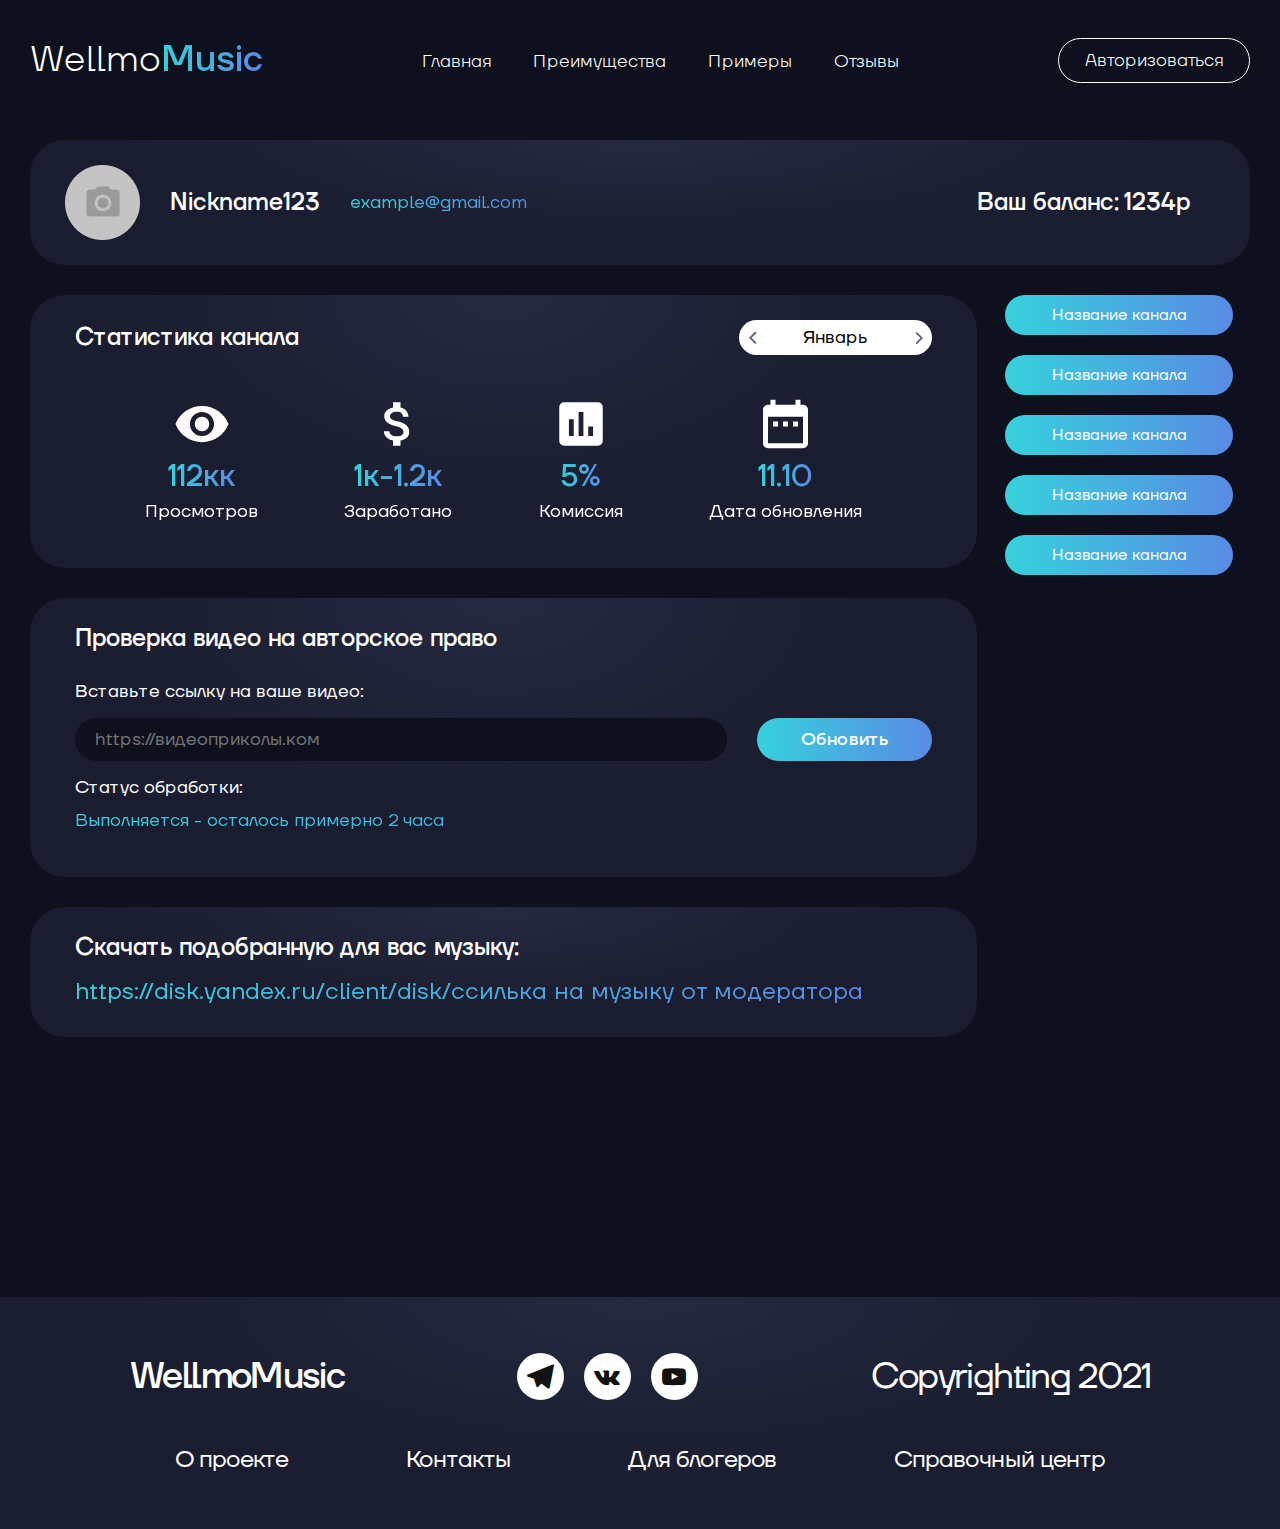
<file: profile-one.html>
<!DOCTYPE html><html lang="ru">	 <head>	<title>Личный кабинет</title>	<meta charset="UTF-8">	<meta name="format-detection" content="telephone=no">	<link rel="stylesheet" href="css/style.min.css">	<link rel="shortcut icon" href="favicon.ico">	<!-- <meta name="robots" content="noindex, nofollow"> -->	<!-- <meta name="viewport" content="width=device-width, initial-scale=1.0, maximum-scale=1.0, user-scalable=0"> -->	<meta name="viewport" content="width=device-width, initial-scale=1.0"></head>	<body>		<div class="wrapper">			<header class="header-other">	<div class="header">		<div class="header__container _container">			<div class="header__content">				<div class="header__logo">					<a href="" class="logo__text">Wellmo</a>					<a href="" class="logo__music">Music</a>				</div>				<div class="header__menu menu">					<div class="menu__icon icon-menu">						<span></span>						<span></span>						<span></span>					</div>					<nav class="menu__body">						<ul class="menu__list">							<li class="menu__item"><a href="" class="menu__link">Главная</a></li>							<li class="menu__item"><a href="" class="menu__link">Преимущества</a></li>							<li class="menu__item"><a href="" class="menu__link">Примеры</a></li>							<li class="menu__item"><a href="" class="menu__link">Отзывы</a></li>						</ul>					</nav>				</div>				<a data-da=".menu__body,550" href="#login" class="header__button-login _popup-link">Авторизоваться</a>			</div>		</div>	</div></header>			<main class="page">				<section class="page__info info">					<div class="info__content _container">						<div class="info__top">							<div class="info__left left-info">								<div class="left-info__image">									<picture><source srcset="./img/avatar.webp" type="image/webp"><img src="./img/avatar.png" alt=""></picture>								</div>								<div class="left-info__name">Nickname123</div>								<a href="" class="left-info__email">example@gmail.com</a>							</div>							<div class="info__right right-info">								<div class="right-info__price">Ваш баланс:<span>1234р</span></div>							</div>						</div>						<div class="info__bottom bottom-info">							<div class="bottom-info__left">								<div class="bottom-info__statistic">									<div class="statistic__top">										<div class="statistic__month month-product">											<div class="month-product__top">												<div class="statistic__title">Статистика канала</div>												<div class="month-product__header">													<div class="month-product__arrows">														<div class="month-product__arrow-prev _icon-arrow"></div>														<div class="month-product__arrow-next _icon-arrow"></div>													</div>													<div class="month-product__mainslider _swiper">														<a href="" class="month-product__mainslide">															<div class="month-product__text">																Январь															</div>														</a>														<a href="" class="month-product__mainslide">															<div class="month-product__text">																Февраль															</div>														</a>														<a href="" class="month-product__mainslide">															<div class="month-product__text">																Март															</div>														</a>														<a href="" class="month-product__mainslide">															<div class="month-product__text">																Апрель															</div>														</a>														<a href="" class="month-product__mainslide">															<div class="month-product__text">																Май															</div>														</a>														<a href="" class="month-product__mainslide">															<div class="month-product__text">																Июнь															</div>														</a>														<a href="" class="month-product__mainslide">															<div class="month-product__text">																Июль															</div>														</a>														<a href="" class="month-product__mainslide">															<div class="month-product__text">																Август															</div>														</a>														<a href="" class="month-product__mainslide">															<div class="month-product__text">																Сентябрь															</div>														</a>														<a href="" class="month-product__mainslide">															<div class="month-product__text">																Октябрь															</div>														</a>														<a href="" class="month-product__mainslide">															<div class="month-product__text">																Ноябрь															</div>														</a>														<a href="" class="month-product__mainslide">															<div class="month-product__text">																Декабрь															</div>														</a>													</div>												</div>											</div>											<div class="month-product__subslider _swiper">												<div class="month-product__subslide">													<div class="subslide__bottom">														<div class="subslide__column">															<div class="subslide__item">																<div class="subslide__image">																	<picture><source srcset="./img/icons/remove.svg" type="image/webp"><img src="./img/icons/remove.svg" alt=""></picture>																</div>																<div class="subslide__number">112кк</div>																<div class="subslide__text">Просмотров</div>															</div>														</div>														<div class="subslide__column">															<div class="subslide__item">																<div class="subslide__image">																	<picture><source srcset="./img/icons/money.svg" type="image/webp"><img src="./img/icons/money.svg" alt=""></picture>																</div>																<div class="subslide__number">1к-1.2к</div>																<div class="subslide__text">Заработано</div>															</div>														</div>														<div class="subslide__column">															<div class="subslide__item">																<div class="subslide__image">																	<picture><source srcset="./img/icons/poll.svg" type="image/webp"><img src="./img/icons/poll.svg" alt=""></picture>																</div>																<div class="subslide__number">5%</div>																<div class="subslide__text">Комиссия</div>															</div>														</div>														<div class="subslide__column">															<div class="subslide__item">																<div class="subslide__image">																	<picture><source srcset="./img/icons/date.svg" type="image/webp"><img src="./img/icons/date.svg" alt=""></picture>																</div>																<div class="subslide__number">11.10</div>																<div class="subslide__text">Дата обновления</div>															</div>														</div>													</div>												</div>												<div class="month-product__subslide">													<div class="subslide__bottom">														<div class="subslide__column">															<div class="subslide__item">																<div class="subslide__image">																	<picture><source srcset="./img/icons/remove.svg" type="image/webp"><img src="./img/icons/remove.svg" alt=""></picture>																</div>																<div class="subslide__number">112кк</div>																<div class="subslide__text">Просмотров</div>															</div>														</div>														<div class="subslide__column">															<div class="subslide__item">																<div class="subslide__image">																	<picture><source srcset="./img/icons/money.svg" type="image/webp"><img src="./img/icons/money.svg" alt=""></picture>																</div>																<div class="subslide__number">1к-1.2к</div>																<div class="subslide__text">Заработано</div>															</div>														</div>														<div class="subslide__column">															<div class="subslide__item">																<div class="subslide__image">																	<picture><source srcset="./img/icons/poll.svg" type="image/webp"><img src="./img/icons/poll.svg" alt=""></picture>																</div>																<div class="subslide__number">5%</div>																<div class="subslide__text">Комиссия</div>															</div>														</div>														<div class="subslide__column">															<div class="subslide__item">																<div class="subslide__image">																	<picture><source srcset="./img/icons/date.svg" type="image/webp"><img src="./img/icons/date.svg" alt=""></picture>																</div>																<div class="subslide__number">11.10</div>																<div class="subslide__text">Дата обновления</div>															</div>														</div>													</div>												</div>												<div class="month-product__subslide">													<div class="subslide__bottom">														<div class="subslide__column">															<div class="subslide__item">																<div class="subslide__image">																	<picture><source srcset="./img/icons/remove.svg" type="image/webp"><img src="./img/icons/remove.svg" alt=""></picture>																</div>																<div class="subslide__number">112кк</div>																<div class="subslide__text">Просмотров</div>															</div>														</div>														<div class="subslide__column">															<div class="subslide__item">																<div class="subslide__image">																	<picture><source srcset="./img/icons/money.svg" type="image/webp"><img src="./img/icons/money.svg" alt=""></picture>																</div>																<div class="subslide__number">1к-1.2к</div>																<div class="subslide__text">Заработано</div>															</div>														</div>														<div class="subslide__column">															<div class="subslide__item">																<div class="subslide__image">																	<picture><source srcset="./img/icons/poll.svg" type="image/webp"><img src="./img/icons/poll.svg" alt=""></picture>																</div>																<div class="subslide__number">5%</div>																<div class="subslide__text">Комиссия</div>															</div>														</div>														<div class="subslide__column">															<div class="subslide__item">																<div class="subslide__image">																	<picture><source srcset="./img/icons/date.svg" type="image/webp"><img src="./img/icons/date.svg" alt=""></picture>																</div>																<div class="subslide__number">11.10</div>																<div class="subslide__text">Дата обновления</div>															</div>														</div>													</div>												</div>												<div class="month-product__subslide">													<div class="subslide__bottom">														<div class="subslide__column">															<div class="subslide__item">																<div class="subslide__image">																	<picture><source srcset="./img/icons/remove.svg" type="image/webp"><img src="./img/icons/remove.svg" alt=""></picture>																</div>																<div class="subslide__number">112кк</div>																<div class="subslide__text">Просмотров</div>															</div>														</div>														<div class="subslide__column">															<div class="subslide__item">																<div class="subslide__image">																	<picture><source srcset="./img/icons/money.svg" type="image/webp"><img src="./img/icons/money.svg" alt=""></picture>																</div>																<div class="subslide__number">1к-1.2к</div>																<div class="subslide__text">Заработано</div>															</div>														</div>														<div class="subslide__column">															<div class="subslide__item">																<div class="subslide__image">																	<picture><source srcset="./img/icons/poll.svg" type="image/webp"><img src="./img/icons/poll.svg" alt=""></picture>																</div>																<div class="subslide__number">5%</div>																<div class="subslide__text">Комиссия</div>															</div>														</div>														<div class="subslide__column">															<div class="subslide__item">																<div class="subslide__image">																	<picture><source srcset="./img/icons/date.svg" type="image/webp"><img src="./img/icons/date.svg" alt=""></picture>																</div>																<div class="subslide__number">11.10</div>																<div class="subslide__text">Дата обновления</div>															</div>														</div>													</div>												</div>												<div class="month-product__subslide">													<div class="subslide__bottom">														<div class="subslide__column">															<div class="subslide__item">																<div class="subslide__image">																	<picture><source srcset="./img/icons/remove.svg" type="image/webp"><img src="./img/icons/remove.svg" alt=""></picture>																</div>																<div class="subslide__number">112кк</div>																<div class="subslide__text">Просмотров</div>															</div>														</div>														<div class="subslide__column">															<div class="subslide__item">																<div class="subslide__image">																	<picture><source srcset="./img/icons/money.svg" type="image/webp"><img src="./img/icons/money.svg" alt=""></picture>																</div>																<div class="subslide__number">1к-1.2к</div>																<div class="subslide__text">Заработано</div>															</div>														</div>														<div class="subslide__column">															<div class="subslide__item">																<div class="subslide__image">																	<picture><source srcset="./img/icons/poll.svg" type="image/webp"><img src="./img/icons/poll.svg" alt=""></picture>																</div>																<div class="subslide__number">5%</div>																<div class="subslide__text">Комиссия</div>															</div>														</div>														<div class="subslide__column">															<div class="subslide__item">																<div class="subslide__image">																	<picture><source srcset="./img/icons/date.svg" type="image/webp"><img src="./img/icons/date.svg" alt=""></picture>																</div>																<div class="subslide__number">11.10</div>																<div class="subslide__text">Дата обновления</div>															</div>														</div>													</div>												</div>												<div class="month-product__subslide">													<div class="subslide__bottom">														<div class="subslide__column">															<div class="subslide__item">																<div class="subslide__image">																	<picture><source srcset="./img/icons/remove.svg" type="image/webp"><img src="./img/icons/remove.svg" alt=""></picture>																</div>																<div class="subslide__number">112кк</div>																<div class="subslide__text">Просмотров</div>															</div>														</div>														<div class="subslide__column">															<div class="subslide__item">																<div class="subslide__image">																	<picture><source srcset="./img/icons/money.svg" type="image/webp"><img src="./img/icons/money.svg" alt=""></picture>																</div>																<div class="subslide__number">1к-1.2к</div>																<div class="subslide__text">Заработано</div>															</div>														</div>														<div class="subslide__column">															<div class="subslide__item">																<div class="subslide__image">																	<picture><source srcset="./img/icons/poll.svg" type="image/webp"><img src="./img/icons/poll.svg" alt=""></picture>																</div>																<div class="subslide__number">5%</div>																<div class="subslide__text">Комиссия</div>															</div>														</div>														<div class="subslide__column">															<div class="subslide__item">																<div class="subslide__image">																	<picture><source srcset="./img/icons/date.svg" type="image/webp"><img src="./img/icons/date.svg" alt=""></picture>																</div>																<div class="subslide__number">11.10</div>																<div class="subslide__text">Дата обновления</div>															</div>														</div>													</div>												</div>												<div class="month-product__subslide">													<div class="subslide__bottom">														<div class="subslide__column">															<div class="subslide__item">																<div class="subslide__image">																	<picture><source srcset="./img/icons/remove.svg" type="image/webp"><img src="./img/icons/remove.svg" alt=""></picture>																</div>																<div class="subslide__number">112кк</div>																<div class="subslide__text">Просмотров</div>															</div>														</div>														<div class="subslide__column">															<div class="subslide__item">																<div class="subslide__image">																	<picture><source srcset="./img/icons/money.svg" type="image/webp"><img src="./img/icons/money.svg" alt=""></picture>																</div>																<div class="subslide__number">1к-1.2к</div>																<div class="subslide__text">Заработано</div>															</div>														</div>														<div class="subslide__column">															<div class="subslide__item">																<div class="subslide__image">																	<picture><source srcset="./img/icons/poll.svg" type="image/webp"><img src="./img/icons/poll.svg" alt=""></picture>																</div>																<div class="subslide__number">5%</div>																<div class="subslide__text">Комиссия</div>															</div>														</div>														<div class="subslide__column">															<div class="subslide__item">																<div class="subslide__image">																	<picture><source srcset="./img/icons/date.svg" type="image/webp"><img src="./img/icons/date.svg" alt=""></picture>																</div>																<div class="subslide__number">11.10</div>																<div class="subslide__text">Дата обновления</div>															</div>														</div>													</div>												</div>												<div class="month-product__subslide">													<div class="subslide__bottom">														<div class="subslide__column">															<div class="subslide__item">																<div class="subslide__image">																	<picture><source srcset="./img/icons/remove.svg" type="image/webp"><img src="./img/icons/remove.svg" alt=""></picture>																</div>																<div class="subslide__number">112кк</div>																<div class="subslide__text">Просмотров</div>															</div>														</div>														<div class="subslide__column">															<div class="subslide__item">																<div class="subslide__image">																	<picture><source srcset="./img/icons/money.svg" type="image/webp"><img src="./img/icons/money.svg" alt=""></picture>																</div>																<div class="subslide__number">1к-1.2к</div>																<div class="subslide__text">Заработано</div>															</div>														</div>														<div class="subslide__column">															<div class="subslide__item">																<div class="subslide__image">																	<picture><source srcset="./img/icons/poll.svg" type="image/webp"><img src="./img/icons/poll.svg" alt=""></picture>																</div>																<div class="subslide__number">5%</div>																<div class="subslide__text">Комиссия</div>															</div>														</div>														<div class="subslide__column">															<div class="subslide__item">																<div class="subslide__image">																	<picture><source srcset="./img/icons/date.svg" type="image/webp"><img src="./img/icons/date.svg" alt=""></picture>																</div>																<div class="subslide__number">11.10</div>																<div class="subslide__text">Дата обновления</div>															</div>														</div>													</div>												</div>												<div class="month-product__subslide">													<div class="subslide__bottom">														<div class="subslide__column">															<div class="subslide__item">																<div class="subslide__image">																	<picture><source srcset="./img/icons/remove.svg" type="image/webp"><img src="./img/icons/remove.svg" alt=""></picture>																</div>																<div class="subslide__number">112кк</div>																<div class="subslide__text">Просмотров</div>															</div>														</div>														<div class="subslide__column">															<div class="subslide__item">																<div class="subslide__image">																	<picture><source srcset="./img/icons/money.svg" type="image/webp"><img src="./img/icons/money.svg" alt=""></picture>																</div>																<div class="subslide__number">1к-1.2к</div>																<div class="subslide__text">Заработано</div>															</div>														</div>														<div class="subslide__column">															<div class="subslide__item">																<div class="subslide__image">																	<picture><source srcset="./img/icons/poll.svg" type="image/webp"><img src="./img/icons/poll.svg" alt=""></picture>																</div>																<div class="subslide__number">5%</div>																<div class="subslide__text">Комиссия</div>															</div>														</div>														<div class="subslide__column">															<div class="subslide__item">																<div class="subslide__image">																	<picture><source srcset="./img/icons/date.svg" type="image/webp"><img src="./img/icons/date.svg" alt=""></picture>																</div>																<div class="subslide__number">11.10</div>																<div class="subslide__text">Дата обновления</div>															</div>														</div>													</div>												</div>												<div class="month-product__subslide">													<div class="subslide__bottom">														<div class="subslide__column">															<div class="subslide__item">																<div class="subslide__image">																	<picture><source srcset="./img/icons/remove.svg" type="image/webp"><img src="./img/icons/remove.svg" alt=""></picture>																</div>																<div class="subslide__number">112кк</div>																<div class="subslide__text">Просмотров</div>															</div>														</div>														<div class="subslide__column">															<div class="subslide__item">																<div class="subslide__image">																	<picture><source srcset="./img/icons/money.svg" type="image/webp"><img src="./img/icons/money.svg" alt=""></picture>																</div>																<div class="subslide__number">1к-1.2к</div>																<div class="subslide__text">Заработано</div>															</div>														</div>														<div class="subslide__column">															<div class="subslide__item">																<div class="subslide__image">																	<picture><source srcset="./img/icons/poll.svg" type="image/webp"><img src="./img/icons/poll.svg" alt=""></picture>																</div>																<div class="subslide__number">5%</div>																<div class="subslide__text">Комиссия</div>															</div>														</div>														<div class="subslide__column">															<div class="subslide__item">																<div class="subslide__image">																	<picture><source srcset="./img/icons/date.svg" type="image/webp"><img src="./img/icons/date.svg" alt=""></picture>																</div>																<div class="subslide__number">11.10</div>																<div class="subslide__text">Дата обновления</div>															</div>														</div>													</div>												</div>												<div class="month-product__subslide">													<div class="subslide__bottom">														<div class="subslide__column">															<div class="subslide__item">																<div class="subslide__image">																	<picture><source srcset="./img/icons/remove.svg" type="image/webp"><img src="./img/icons/remove.svg" alt=""></picture>																</div>																<div class="subslide__number">112кк</div>																<div class="subslide__text">Просмотров</div>															</div>														</div>														<div class="subslide__column">															<div class="subslide__item">																<div class="subslide__image">																	<picture><source srcset="./img/icons/money.svg" type="image/webp"><img src="./img/icons/money.svg" alt=""></picture>																</div>																<div class="subslide__number">1к-1.2к</div>																<div class="subslide__text">Заработано</div>															</div>														</div>														<div class="subslide__column">															<div class="subslide__item">																<div class="subslide__image">																	<picture><source srcset="./img/icons/poll.svg" type="image/webp"><img src="./img/icons/poll.svg" alt=""></picture>																</div>																<div class="subslide__number">5%</div>																<div class="subslide__text">Комиссия</div>															</div>														</div>														<div class="subslide__column">															<div class="subslide__item">																<div class="subslide__image">																	<picture><source srcset="./img/icons/date.svg" type="image/webp"><img src="./img/icons/date.svg" alt=""></picture>																</div>																<div class="subslide__number">11.10</div>																<div class="subslide__text">Дата обновления</div>															</div>														</div>													</div>												</div>												<div class="month-product__subslide">													<div class="subslide__bottom">														<div class="subslide__column">															<div class="subslide__item">																<div class="subslide__image">																	<picture><source srcset="./img/icons/remove.svg" type="image/webp"><img src="./img/icons/remove.svg" alt=""></picture>																</div>																<div class="subslide__number">112кк</div>																<div class="subslide__text">Просмотров</div>															</div>														</div>														<div class="subslide__column">															<div class="subslide__item">																<div class="subslide__image">																	<picture><source srcset="./img/icons/money.svg" type="image/webp"><img src="./img/icons/money.svg" alt=""></picture>																</div>																<div class="subslide__number">1к-1.2к</div>																<div class="subslide__text">Заработано</div>															</div>														</div>														<div class="subslide__column">															<div class="subslide__item">																<div class="subslide__image">																	<picture><source srcset="./img/icons/poll.svg" type="image/webp"><img src="./img/icons/poll.svg" alt=""></picture>																</div>																<div class="subslide__number">5%</div>																<div class="subslide__text">Комиссия</div>															</div>														</div>														<div class="subslide__column">															<div class="subslide__item">																<div class="subslide__image">																	<picture><source srcset="./img/icons/date.svg" type="image/webp"><img src="./img/icons/date.svg" alt=""></picture>																</div>																<div class="subslide__number">11.10</div>																<div class="subslide__text">Дата обновления</div>															</div>														</div>													</div>												</div>											</div>										</div>									</div>								</div>								<div class="bottom-info__video">									<div class="video__title">Проверка видео на авторское право</div>									<div class="video__items-video">										<div class="items-video__item-form">											<label class="items-video__label">Вставьте ссылку на ваше видео:</label>											<input id="text" tabindex="1" autocomplete="off" name="form[]" value="" placeholder="https://видеоприколы.ком" class="items-video__input" type="text">										</div>										<div class="items-video__item">											<a href="" class="items-video__button">Обновить</a>										</div>									</div>									<div class="video__status">										<div class="video__label">Статус обработки:</div>										<div class="video__time">Выполняется - осталось примерно 2 часа</div>									</div>								</div>								<div class="bottom-info__download">									<div class="download__title">Скачать подобранную для вас музыку:</div>									<a href="" class="download__button">https://disk.yandex.ru/client/disk/ссилька на музыку от модератора</a>								</div>							</div>							<div class="bottom-info__right">								<div class="bottom-info__name-canal">Название канала</div>								<div class="bottom-info__name-canal">Название канала</div>								<div class="bottom-info__name-canal">Название канала</div>								<div class="bottom-info__name-canal">Название канала</div>								<div class="bottom-info__name-canal">Название канала</div>							</div>						</div>					</div>				</section>			</main>			<footer class="footer-other footer">	<div class="footer__container _container">		<div class="footer__content">			<div class="footer__top top-footer">				<a href="" class="top-footer__logo">					WellmoMusic				</a>				<div class="top-footer__social">					<a href="" class="top-footer__icon _icon-telegram"></a>					<a href="" class="top-footer__icon _icon-vk"></a>					<a href="" class="top-footer__icon _icon-youtube"></a>				</div>				<div class="top-footer__copy">Copyrighting 2021</div>			</div>			<div class="footer__bottom bottom-footer">				<div class="bottom-footer__menu">					<ul class="bottom-footer__list">						<li class="bottom-footer__item"><a href="" class="bottom-footer__link">О проекте</a></li>						<li class="bottom-footer__item"><a href="" class="bottom-footer__link">Контакты</a></li>						<li class="bottom-footer__item"><a href="" class="bottom-footer__link">Для блогеров</a></li>						<li class="bottom-footer__item"><a href="" class="bottom-footer__link">Справочный центр</a></li>					</ul>				</div>				<div class="bottom-footer__copy">Copyrighting 2021</div>			</div>		</div>	</div></footer>		</div>		<div class="popup popup_register">	<div class="popup__content">		<div class="popup__body">			<div class="popup__close"></div>			<div class="popup__items">				<div class="popup__title">					<div class="popup__left">Регистрация</div>					<a href="" class="popup__right _icon-arrow">Вернуться назад</a>				</div>				<form action="#" id="form" class="popup__form form-popup">					<div class="form-popup__items-one">						<div class="form-popup__item">							<label class="form-popup__label">Ваше имя:</label>							<input id="text" tabindex="1" autocomplete="off" name="form[]" placeholder="Шаблон под текст" class="form__input" type="text">						</div>						<div class="form-popup__item">							<label class="form-popup__label" for="text">Название канала:</label>							<input id="text" tabindex="2" autocomplete="off" name="form[]" value="" placeholder="Шаблон под текст" class="form__input" type="text">						</div>					</div>					<div class="form-popup__items-two">						<div class="form-popup__item">							<label class="form-popup__label">Ссылка на ваш канал:</label>							<input id="text" tabindex="1" autocomplete="off" name="form[]" placeholder="https://видеоприколы.ком" class="form__input" type="text">						</div>					</div>					<div class="form-popup__items-three">						<div class="form-popup__item">							<label class="form-popup__label">Количество подписчиков:</label>							<input id="text" tabindex="2" autocomplete="off" name="form[]" value="" placeholder="Шаблон под текст" class="form__input" type="text">						</div>						<div class="form-popup__item">							<div class="form-popup__label">Youtube anatitics:</div>							<div class="form-popup__file">								<input class="form-popup__input" accept=".jpg, .jpeg, .png" type="file">								<div class="form-popup__button _icon-cloud">Загрузить скриншоты</div>							</div>						</div>					</div>					<div class="form-popup__items-four">						<div class="form-popup__item">							<label class="form-popup__label">Ваш E-mail:</label>							<input id="text" tabindex="1" autocomplete="off" name="form[]" placeholder="Вк, Тг, Почта etc" class="form__input" type="text">						</div>						<div class="form-popup__item">							<label class="form-popup__label" for="text">Ссылка на VK:</label>							<input id="text" tabindex="2" autocomplete="off" name="form[]" value="" placeholder="Вк, Тг, Почта etc" class="form__input" type="text">						</div>					</div>					<div class="form-popup__items-five">						<div class="form-popup__item">							<label class="form-popup__label">Как можно с вами связаться:</label>							<input id="text" tabindex="2" autocomplete="off" name="form[]" value="" placeholder="Вк, Тг, Почта etc" class="form__input" type="text">						</div>						<div class="form-popup__item">							<a href="" class="form-popup__button">Оставить заявку</a>						</div>					</div>				</form>			</div>		</div>	</div></div><div class="popup popup_login">	<div class="popup__content">		<div class="popup__body">			<div class="popup__close"></div>			<div class="popup__items">				<div class="popup__title">					<div class="popup__left">Авторизация</div>					<a href="" class="popup__right _icon-arrow">Вернуться назад</a>				</div>				<form action="#" id="form" class="popup__form form-popup">					<div class="form-popup__item-one">						<label class="form-popup__label">Введите название канала</label>						<div class="item-one__form">							<input id="text" tabindex="1" autocomplete="off" name="form[]" value="" placeholder="https://видеоприколы.ком" class="form__input" type="text">						</div>					</div>					<div class="form-popup__item-two">						<div class="form-popup__items">							<label class="form-popup__label">Введите пароль:</label>							<div class="item-two__form">								<input id="pas" tabindex="1" autocomplete="off" name="form[]" value="" placeholder="Вк, Тг, Почта etc" class="form__input" type="text">							</div>						</div>						<a href="" class="item-two__button">Войти</a>					</div>				</form>			</div>		</div>	</div></div>		<!-- Swiper --><!-- <script src="https://unpkg.com/swiper/swiper-bundle.min.js"></script> --><script src="js/vendors.min.js"></script><script src="js/app.min.js"></script><script src="js/calendar.js"></script>	</body></html>
</file>
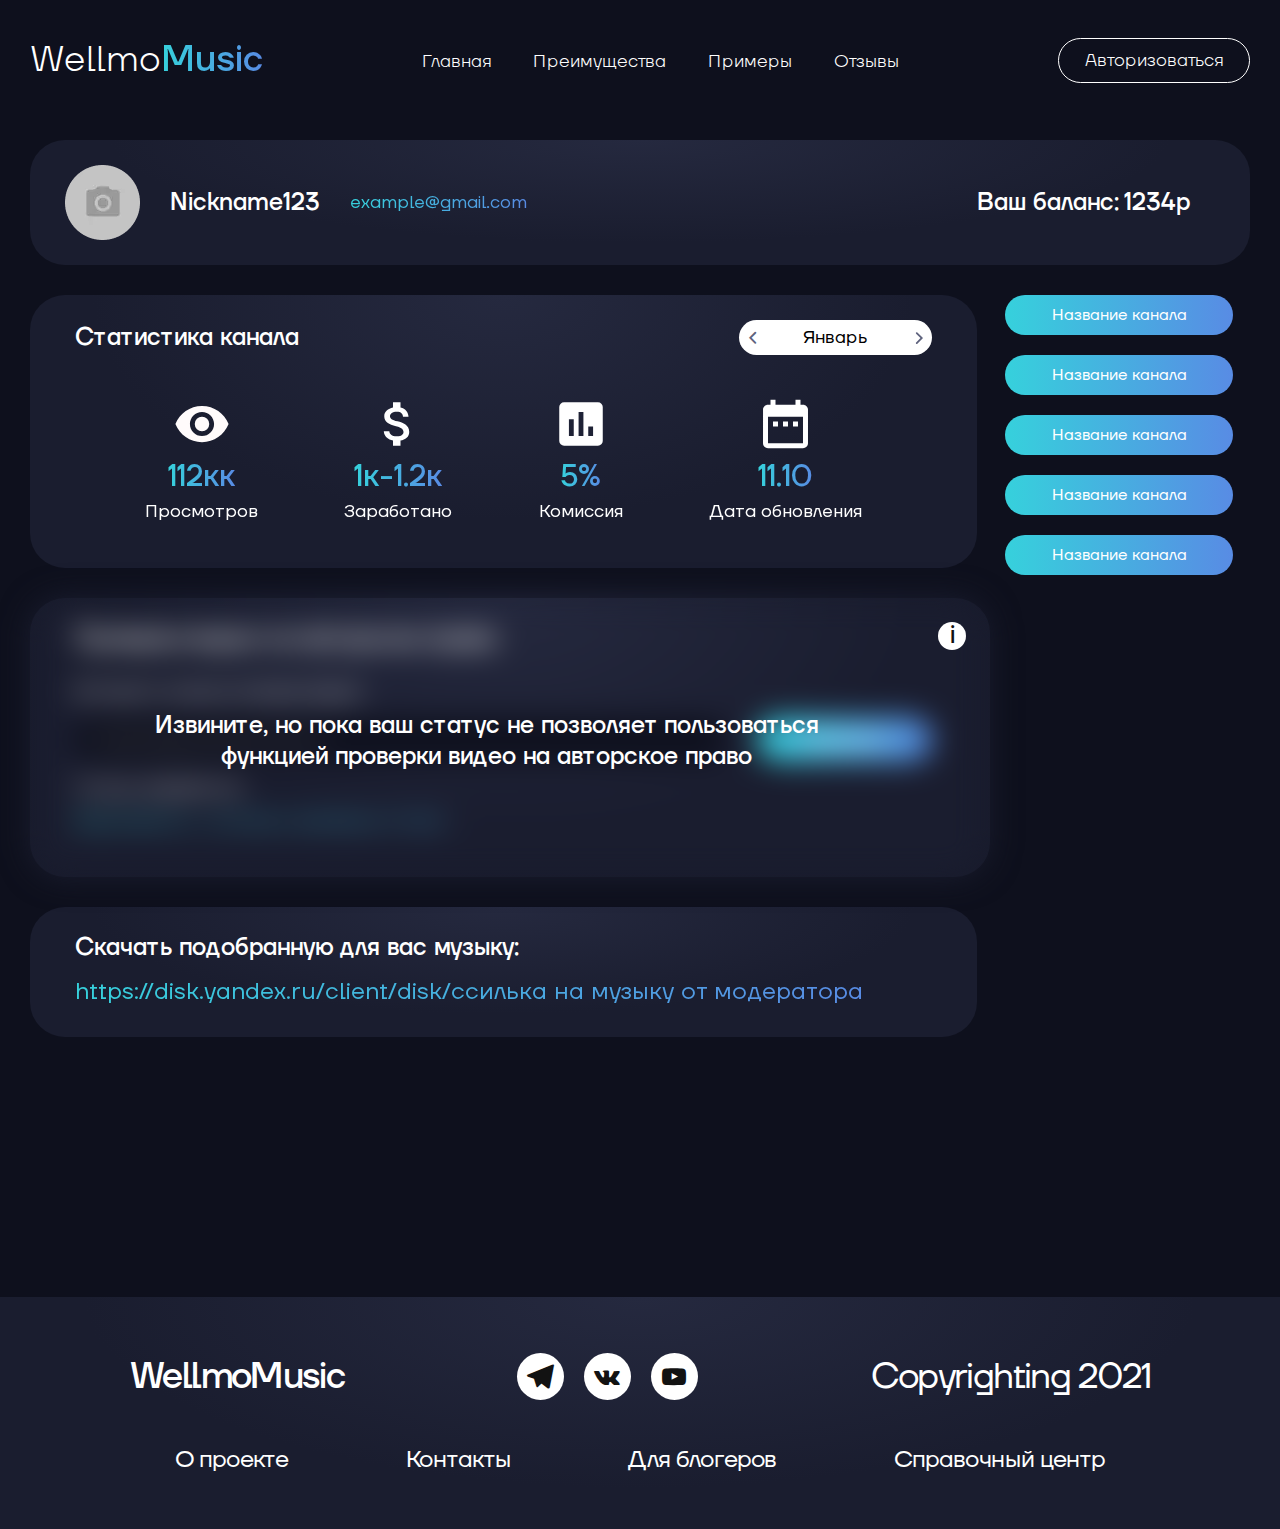
<file: profile-three.html>
<!DOCTYPE html><html lang="ru">	 <head>	<title>Личный кабинет</title>	<meta charset="UTF-8">	<meta name="format-detection" content="telephone=no">	<link rel="stylesheet" href="css/style.min.css">	<link rel="shortcut icon" href="favicon.ico">	<!-- <meta name="robots" content="noindex, nofollow"> -->	<!-- <meta name="viewport" content="width=device-width, initial-scale=1.0, maximum-scale=1.0, user-scalable=0"> -->	<meta name="viewport" content="width=device-width, initial-scale=1.0"></head>	<body>		<div class="wrapper">			<header class="header-other">	<div class="header">		<div class="header__container _container">			<div class="header__content">				<div class="header__logo">					<a href="" class="logo__text">Wellmo</a>					<a href="" class="logo__music">Music</a>				</div>				<div class="header__menu menu">					<div class="menu__icon icon-menu">						<span></span>						<span></span>						<span></span>					</div>					<nav class="menu__body">						<ul class="menu__list">							<li class="menu__item"><a href="" class="menu__link">Главная</a></li>							<li class="menu__item"><a href="" class="menu__link">Преимущества</a></li>							<li class="menu__item"><a href="" class="menu__link">Примеры</a></li>							<li class="menu__item"><a href="" class="menu__link">Отзывы</a></li>						</ul>					</nav>				</div>				<a data-da=".menu__body,550" href="#login" class="header__button-login _popup-link">Авторизоваться</a>			</div>		</div>	</div></header>			<main class="page">				<section class="page__info info">					<div class="info__content _container">						<div class="info__top">							<div class="info__left left-info">								<div class="left-info__image">									<picture><source srcset="./img/avatar.webp" type="image/webp"><img src="./img/avatar.png" alt=""></picture>								</div>								<div class="left-info__name">Nickname123</div>								<a href="" class="left-info__email">example@gmail.com</a>							</div>							<div class="info__right right-info">								<div class="right-info__price">Ваш баланс:<span>1234р</span></div>							</div>						</div>						<div class="info__bottom bottom-info">							<div class="bottom-info__left">								<div class="bottom-info__statistic">									<div class="statistic__top">										<div class="statistic__month month-product">											<div class="month-product__top">												<div class="statistic__title">Статистика канала</div>												<div class="month-product__header">													<div class="month-product__arrows">														<div class="month-product__arrow-prev _icon-arrow"></div>														<div class="month-product__arrow-next _icon-arrow"></div>													</div>													<div class="month-product__mainslider _swiper">														<a href="" class="month-product__mainslide">															<div class="month-product__text">																Январь															</div>														</a>														<a href="" class="month-product__mainslide">															<div class="month-product__text">																Февраль															</div>														</a>														<a href="" class="month-product__mainslide">															<div class="month-product__text">																Март															</div>														</a>														<a href="" class="month-product__mainslide">															<div class="month-product__text">																Апрель															</div>														</a>														<a href="" class="month-product__mainslide">															<div class="month-product__text">																Май															</div>														</a>														<a href="" class="month-product__mainslide">															<div class="month-product__text">																Июнь															</div>														</a>														<a href="" class="month-product__mainslide">															<div class="month-product__text">																Июль															</div>														</a>														<a href="" class="month-product__mainslide">															<div class="month-product__text">																Август															</div>														</a>														<a href="" class="month-product__mainslide">															<div class="month-product__text">																Сентябрь															</div>														</a>														<a href="" class="month-product__mainslide">															<div class="month-product__text">																Октябрь															</div>														</a>														<a href="" class="month-product__mainslide">															<div class="month-product__text">																Ноябрь															</div>														</a>														<a href="" class="month-product__mainslide">															<div class="month-product__text">																Декабрь															</div>														</a>													</div>												</div>											</div>											<div class="month-product__subslider _swiper">												<div class="month-product__subslide">													<div class="subslide__bottom">														<div class="subslide__column">															<div class="subslide__item">																<div class="subslide__image">																	<picture><source srcset="./img/icons/remove.svg" type="image/webp"><img src="./img/icons/remove.svg" alt=""></picture>																</div>																<div class="subslide__number">112кк</div>																<div class="subslide__text">Просмотров</div>															</div>														</div>														<div class="subslide__column">															<div class="subslide__item">																<div class="subslide__image">																	<picture><source srcset="./img/icons/money.svg" type="image/webp"><img src="./img/icons/money.svg" alt=""></picture>																</div>																<div class="subslide__number">1к-1.2к</div>																<div class="subslide__text">Заработано</div>															</div>														</div>														<div class="subslide__column">															<div class="subslide__item">																<div class="subslide__image">																	<picture><source srcset="./img/icons/poll.svg" type="image/webp"><img src="./img/icons/poll.svg" alt=""></picture>																</div>																<div class="subslide__number">5%</div>																<div class="subslide__text">Комиссия</div>															</div>														</div>														<div class="subslide__column">															<div class="subslide__item">																<div class="subslide__image">																	<picture><source srcset="./img/icons/date.svg" type="image/webp"><img src="./img/icons/date.svg" alt=""></picture>																</div>																<div class="subslide__number">11.10</div>																<div class="subslide__text">Дата обновления</div>															</div>														</div>													</div>												</div>												<div class="month-product__subslide">													<div class="subslide__bottom">														<div class="subslide__column">															<div class="subslide__item">																<div class="subslide__image">																	<picture><source srcset="./img/icons/remove.svg" type="image/webp"><img src="./img/icons/remove.svg" alt=""></picture>																</div>																<div class="subslide__number">112кк</div>																<div class="subslide__text">Просмотров</div>															</div>														</div>														<div class="subslide__column">															<div class="subslide__item">																<div class="subslide__image">																	<picture><source srcset="./img/icons/money.svg" type="image/webp"><img src="./img/icons/money.svg" alt=""></picture>																</div>																<div class="subslide__number">1к-1.2к</div>																<div class="subslide__text">Заработано</div>															</div>														</div>														<div class="subslide__column">															<div class="subslide__item">																<div class="subslide__image">																	<picture><source srcset="./img/icons/poll.svg" type="image/webp"><img src="./img/icons/poll.svg" alt=""></picture>																</div>																<div class="subslide__number">5%</div>																<div class="subslide__text">Комиссия</div>															</div>														</div>														<div class="subslide__column">															<div class="subslide__item">																<div class="subslide__image">																	<picture><source srcset="./img/icons/date.svg" type="image/webp"><img src="./img/icons/date.svg" alt=""></picture>																</div>																<div class="subslide__number">11.10</div>																<div class="subslide__text">Дата обновления</div>															</div>														</div>													</div>												</div>												<div class="month-product__subslide">													<div class="subslide__bottom">														<div class="subslide__column">															<div class="subslide__item">																<div class="subslide__image">																	<picture><source srcset="./img/icons/remove.svg" type="image/webp"><img src="./img/icons/remove.svg" alt=""></picture>																</div>																<div class="subslide__number">112кк</div>																<div class="subslide__text">Просмотров</div>															</div>														</div>														<div class="subslide__column">															<div class="subslide__item">																<div class="subslide__image">																	<picture><source srcset="./img/icons/money.svg" type="image/webp"><img src="./img/icons/money.svg" alt=""></picture>																</div>																<div class="subslide__number">1к-1.2к</div>																<div class="subslide__text">Заработано</div>															</div>														</div>														<div class="subslide__column">															<div class="subslide__item">																<div class="subslide__image">																	<picture><source srcset="./img/icons/poll.svg" type="image/webp"><img src="./img/icons/poll.svg" alt=""></picture>																</div>																<div class="subslide__number">5%</div>																<div class="subslide__text">Комиссия</div>															</div>														</div>														<div class="subslide__column">															<div class="subslide__item">																<div class="subslide__image">																	<picture><source srcset="./img/icons/date.svg" type="image/webp"><img src="./img/icons/date.svg" alt=""></picture>																</div>																<div class="subslide__number">11.10</div>																<div class="subslide__text">Дата обновления</div>															</div>														</div>													</div>												</div>												<div class="month-product__subslide">													<div class="subslide__bottom">														<div class="subslide__column">															<div class="subslide__item">																<div class="subslide__image">																	<picture><source srcset="./img/icons/remove.svg" type="image/webp"><img src="./img/icons/remove.svg" alt=""></picture>																</div>																<div class="subslide__number">112кк</div>																<div class="subslide__text">Просмотров</div>															</div>														</div>														<div class="subslide__column">															<div class="subslide__item">																<div class="subslide__image">																	<picture><source srcset="./img/icons/money.svg" type="image/webp"><img src="./img/icons/money.svg" alt=""></picture>																</div>																<div class="subslide__number">1к-1.2к</div>																<div class="subslide__text">Заработано</div>															</div>														</div>														<div class="subslide__column">															<div class="subslide__item">																<div class="subslide__image">																	<picture><source srcset="./img/icons/poll.svg" type="image/webp"><img src="./img/icons/poll.svg" alt=""></picture>																</div>																<div class="subslide__number">5%</div>																<div class="subslide__text">Комиссия</div>															</div>														</div>														<div class="subslide__column">															<div class="subslide__item">																<div class="subslide__image">																	<picture><source srcset="./img/icons/date.svg" type="image/webp"><img src="./img/icons/date.svg" alt=""></picture>																</div>																<div class="subslide__number">11.10</div>																<div class="subslide__text">Дата обновления</div>															</div>														</div>													</div>												</div>												<div class="month-product__subslide">													<div class="subslide__bottom">														<div class="subslide__column">															<div class="subslide__item">																<div class="subslide__image">																	<picture><source srcset="./img/icons/remove.svg" type="image/webp"><img src="./img/icons/remove.svg" alt=""></picture>																</div>																<div class="subslide__number">112кк</div>																<div class="subslide__text">Просмотров</div>															</div>														</div>														<div class="subslide__column">															<div class="subslide__item">																<div class="subslide__image">																	<picture><source srcset="./img/icons/money.svg" type="image/webp"><img src="./img/icons/money.svg" alt=""></picture>																</div>																<div class="subslide__number">1к-1.2к</div>																<div class="subslide__text">Заработано</div>															</div>														</div>														<div class="subslide__column">															<div class="subslide__item">																<div class="subslide__image">																	<picture><source srcset="./img/icons/poll.svg" type="image/webp"><img src="./img/icons/poll.svg" alt=""></picture>																</div>																<div class="subslide__number">5%</div>																<div class="subslide__text">Комиссия</div>															</div>														</div>														<div class="subslide__column">															<div class="subslide__item">																<div class="subslide__image">																	<picture><source srcset="./img/icons/date.svg" type="image/webp"><img src="./img/icons/date.svg" alt=""></picture>																</div>																<div class="subslide__number">11.10</div>																<div class="subslide__text">Дата обновления</div>															</div>														</div>													</div>												</div>												<div class="month-product__subslide">													<div class="subslide__bottom">														<div class="subslide__column">															<div class="subslide__item">																<div class="subslide__image">																	<picture><source srcset="./img/icons/remove.svg" type="image/webp"><img src="./img/icons/remove.svg" alt=""></picture>																</div>																<div class="subslide__number">112кк</div>																<div class="subslide__text">Просмотров</div>															</div>														</div>														<div class="subslide__column">															<div class="subslide__item">																<div class="subslide__image">																	<picture><source srcset="./img/icons/money.svg" type="image/webp"><img src="./img/icons/money.svg" alt=""></picture>																</div>																<div class="subslide__number">1к-1.2к</div>																<div class="subslide__text">Заработано</div>															</div>														</div>														<div class="subslide__column">															<div class="subslide__item">																<div class="subslide__image">																	<picture><source srcset="./img/icons/poll.svg" type="image/webp"><img src="./img/icons/poll.svg" alt=""></picture>																</div>																<div class="subslide__number">5%</div>																<div class="subslide__text">Комиссия</div>															</div>														</div>														<div class="subslide__column">															<div class="subslide__item">																<div class="subslide__image">																	<picture><source srcset="./img/icons/date.svg" type="image/webp"><img src="./img/icons/date.svg" alt=""></picture>																</div>																<div class="subslide__number">11.10</div>																<div class="subslide__text">Дата обновления</div>															</div>														</div>													</div>												</div>												<div class="month-product__subslide">													<div class="subslide__bottom">														<div class="subslide__column">															<div class="subslide__item">																<div class="subslide__image">																	<picture><source srcset="./img/icons/remove.svg" type="image/webp"><img src="./img/icons/remove.svg" alt=""></picture>																</div>																<div class="subslide__number">112кк</div>																<div class="subslide__text">Просмотров</div>															</div>														</div>														<div class="subslide__column">															<div class="subslide__item">																<div class="subslide__image">																	<picture><source srcset="./img/icons/money.svg" type="image/webp"><img src="./img/icons/money.svg" alt=""></picture>																</div>																<div class="subslide__number">1к-1.2к</div>																<div class="subslide__text">Заработано</div>															</div>														</div>														<div class="subslide__column">															<div class="subslide__item">																<div class="subslide__image">																	<picture><source srcset="./img/icons/poll.svg" type="image/webp"><img src="./img/icons/poll.svg" alt=""></picture>																</div>																<div class="subslide__number">5%</div>																<div class="subslide__text">Комиссия</div>															</div>														</div>														<div class="subslide__column">															<div class="subslide__item">																<div class="subslide__image">																	<picture><source srcset="./img/icons/date.svg" type="image/webp"><img src="./img/icons/date.svg" alt=""></picture>																</div>																<div class="subslide__number">11.10</div>																<div class="subslide__text">Дата обновления</div>															</div>														</div>													</div>												</div>												<div class="month-product__subslide">													<div class="subslide__bottom">														<div class="subslide__column">															<div class="subslide__item">																<div class="subslide__image">																	<picture><source srcset="./img/icons/remove.svg" type="image/webp"><img src="./img/icons/remove.svg" alt=""></picture>																</div>																<div class="subslide__number">112кк</div>																<div class="subslide__text">Просмотров</div>															</div>														</div>														<div class="subslide__column">															<div class="subslide__item">																<div class="subslide__image">																	<picture><source srcset="./img/icons/money.svg" type="image/webp"><img src="./img/icons/money.svg" alt=""></picture>																</div>																<div class="subslide__number">1к-1.2к</div>																<div class="subslide__text">Заработано</div>															</div>														</div>														<div class="subslide__column">															<div class="subslide__item">																<div class="subslide__image">																	<picture><source srcset="./img/icons/poll.svg" type="image/webp"><img src="./img/icons/poll.svg" alt=""></picture>																</div>																<div class="subslide__number">5%</div>																<div class="subslide__text">Комиссия</div>															</div>														</div>														<div class="subslide__column">															<div class="subslide__item">																<div class="subslide__image">																	<picture><source srcset="./img/icons/date.svg" type="image/webp"><img src="./img/icons/date.svg" alt=""></picture>																</div>																<div class="subslide__number">11.10</div>																<div class="subslide__text">Дата обновления</div>															</div>														</div>													</div>												</div>												<div class="month-product__subslide">													<div class="subslide__bottom">														<div class="subslide__column">															<div class="subslide__item">																<div class="subslide__image">																	<picture><source srcset="./img/icons/remove.svg" type="image/webp"><img src="./img/icons/remove.svg" alt=""></picture>																</div>																<div class="subslide__number">112кк</div>																<div class="subslide__text">Просмотров</div>															</div>														</div>														<div class="subslide__column">															<div class="subslide__item">																<div class="subslide__image">																	<picture><source srcset="./img/icons/money.svg" type="image/webp"><img src="./img/icons/money.svg" alt=""></picture>																</div>																<div class="subslide__number">1к-1.2к</div>																<div class="subslide__text">Заработано</div>															</div>														</div>														<div class="subslide__column">															<div class="subslide__item">																<div class="subslide__image">																	<picture><source srcset="./img/icons/poll.svg" type="image/webp"><img src="./img/icons/poll.svg" alt=""></picture>																</div>																<div class="subslide__number">5%</div>																<div class="subslide__text">Комиссия</div>															</div>														</div>														<div class="subslide__column">															<div class="subslide__item">																<div class="subslide__image">																	<picture><source srcset="./img/icons/date.svg" type="image/webp"><img src="./img/icons/date.svg" alt=""></picture>																</div>																<div class="subslide__number">11.10</div>																<div class="subslide__text">Дата обновления</div>															</div>														</div>													</div>												</div>												<div class="month-product__subslide">													<div class="subslide__bottom">														<div class="subslide__column">															<div class="subslide__item">																<div class="subslide__image">																	<picture><source srcset="./img/icons/remove.svg" type="image/webp"><img src="./img/icons/remove.svg" alt=""></picture>																</div>																<div class="subslide__number">112кк</div>																<div class="subslide__text">Просмотров</div>															</div>														</div>														<div class="subslide__column">															<div class="subslide__item">																<div class="subslide__image">																	<picture><source srcset="./img/icons/money.svg" type="image/webp"><img src="./img/icons/money.svg" alt=""></picture>																</div>																<div class="subslide__number">1к-1.2к</div>																<div class="subslide__text">Заработано</div>															</div>														</div>														<div class="subslide__column">															<div class="subslide__item">																<div class="subslide__image">																	<picture><source srcset="./img/icons/poll.svg" type="image/webp"><img src="./img/icons/poll.svg" alt=""></picture>																</div>																<div class="subslide__number">5%</div>																<div class="subslide__text">Комиссия</div>															</div>														</div>														<div class="subslide__column">															<div class="subslide__item">																<div class="subslide__image">																	<picture><source srcset="./img/icons/date.svg" type="image/webp"><img src="./img/icons/date.svg" alt=""></picture>																</div>																<div class="subslide__number">11.10</div>																<div class="subslide__text">Дата обновления</div>															</div>														</div>													</div>												</div>												<div class="month-product__subslide">													<div class="subslide__bottom">														<div class="subslide__column">															<div class="subslide__item">																<div class="subslide__image">																	<picture><source srcset="./img/icons/remove.svg" type="image/webp"><img src="./img/icons/remove.svg" alt=""></picture>																</div>																<div class="subslide__number">112кк</div>																<div class="subslide__text">Просмотров</div>															</div>														</div>														<div class="subslide__column">															<div class="subslide__item">																<div class="subslide__image">																	<picture><source srcset="./img/icons/money.svg" type="image/webp"><img src="./img/icons/money.svg" alt=""></picture>																</div>																<div class="subslide__number">1к-1.2к</div>																<div class="subslide__text">Заработано</div>															</div>														</div>														<div class="subslide__column">															<div class="subslide__item">																<div class="subslide__image">																	<picture><source srcset="./img/icons/poll.svg" type="image/webp"><img src="./img/icons/poll.svg" alt=""></picture>																</div>																<div class="subslide__number">5%</div>																<div class="subslide__text">Комиссия</div>															</div>														</div>														<div class="subslide__column">															<div class="subslide__item">																<div class="subslide__image">																	<picture><source srcset="./img/icons/date.svg" type="image/webp"><img src="./img/icons/date.svg" alt=""></picture>																</div>																<div class="subslide__number">11.10</div>																<div class="subslide__text">Дата обновления</div>															</div>														</div>													</div>												</div>												<div class="month-product__subslide">													<div class="subslide__bottom">														<div class="subslide__column">															<div class="subslide__item">																<div class="subslide__image">																	<picture><source srcset="./img/icons/remove.svg" type="image/webp"><img src="./img/icons/remove.svg" alt=""></picture>																</div>																<div class="subslide__number">112кк</div>																<div class="subslide__text">Просмотров</div>															</div>														</div>														<div class="subslide__column">															<div class="subslide__item">																<div class="subslide__image">																	<picture><source srcset="./img/icons/money.svg" type="image/webp"><img src="./img/icons/money.svg" alt=""></picture>																</div>																<div class="subslide__number">1к-1.2к</div>																<div class="subslide__text">Заработано</div>															</div>														</div>														<div class="subslide__column">															<div class="subslide__item">																<div class="subslide__image">																	<picture><source srcset="./img/icons/poll.svg" type="image/webp"><img src="./img/icons/poll.svg" alt=""></picture>																</div>																<div class="subslide__number">5%</div>																<div class="subslide__text">Комиссия</div>															</div>														</div>														<div class="subslide__column">															<div class="subslide__item">																<div class="subslide__image">																	<picture><source srcset="./img/icons/date.svg" type="image/webp"><img src="./img/icons/date.svg" alt=""></picture>																</div>																<div class="subslide__number">11.10</div>																<div class="subslide__text">Дата обновления</div>															</div>														</div>													</div>												</div>											</div>										</div>									</div>								</div>								<div class="bottom-info__status-video">									<div class="bottom-info__blur">										<a href="" class="bottom-info__icon">i</a>										<div class="bottom-info__text">Извините, но пока ваш статус не позволяет пользоваться<br> функцией проверки видео на авторское право</div>									</div>									<div class="bottom-info__blur-videos">										<div class="bottom-info__blur-video">											<div class="bottom-info__video">												<div class="video__title">Проверка видео на авторское право</div>												<div class="video__items-video">													<div class="items-video__item-form">														<label class="items-video__label">Вставьте ссылку на ваше видео:</label>														<input id="text" tabindex="1" autocomplete="off" name="form[]" value="" placeholder="https://видеоприколы.ком" class="items-video__input" type="text">													</div>													<div class="items-video__item">														<a href="" class="items-video__button">Обновить</a>													</div>												</div>												<div class="video__status">													<div class="video__label">Статус обработки:</div>													<div class="video__time">Выполняется - осталось примерно 2 часа</div>												</div>											</div>										</div>									</div>								</div>								<div class="bottom-info__download">									<div class="download__title">Скачать подобранную для вас музыку:</div>									<a href="" class="download__button">https://disk.yandex.ru/client/disk/ссилька на музыку от модератора</a>								</div>							</div>							<div class="bottom-info__right">								<div class="bottom-info__name-canal">Название канала</div>								<div class="bottom-info__name-canal">Название канала</div>								<div class="bottom-info__name-canal">Название канала</div>								<div class="bottom-info__name-canal">Название канала</div>								<div class="bottom-info__name-canal">Название канала</div>							</div>						</div>					</div>				</section>			</main>			<footer class="footer-other footer">	<div class="footer__container _container">		<div class="footer__content">			<div class="footer__top top-footer">				<a href="" class="top-footer__logo">					WellmoMusic				</a>				<div class="top-footer__social">					<a href="" class="top-footer__icon _icon-telegram"></a>					<a href="" class="top-footer__icon _icon-vk"></a>					<a href="" class="top-footer__icon _icon-youtube"></a>				</div>				<div class="top-footer__copy">Copyrighting 2021</div>			</div>			<div class="footer__bottom bottom-footer">				<div class="bottom-footer__menu">					<ul class="bottom-footer__list">						<li class="bottom-footer__item"><a href="" class="bottom-footer__link">О проекте</a></li>						<li class="bottom-footer__item"><a href="" class="bottom-footer__link">Контакты</a></li>						<li class="bottom-footer__item"><a href="" class="bottom-footer__link">Для блогеров</a></li>						<li class="bottom-footer__item"><a href="" class="bottom-footer__link">Справочный центр</a></li>					</ul>				</div>				<div class="bottom-footer__copy">Copyrighting 2021</div>			</div>		</div>	</div></footer>		</div>		<div class="popup popup_register">	<div class="popup__content">		<div class="popup__body">			<div class="popup__close"></div>			<div class="popup__items">				<div class="popup__title">					<div class="popup__left">Регистрация</div>					<a href="" class="popup__right _icon-arrow">Вернуться назад</a>				</div>				<form action="#" id="form" class="popup__form form-popup">					<div class="form-popup__items-one">						<div class="form-popup__item">							<label class="form-popup__label">Ваше имя:</label>							<input id="text" tabindex="1" autocomplete="off" name="form[]" placeholder="Шаблон под текст" class="form__input" type="text">						</div>						<div class="form-popup__item">							<label class="form-popup__label" for="text">Название канала:</label>							<input id="text" tabindex="2" autocomplete="off" name="form[]" value="" placeholder="Шаблон под текст" class="form__input" type="text">						</div>					</div>					<div class="form-popup__items-two">						<div class="form-popup__item">							<label class="form-popup__label">Ссылка на ваш канал:</label>							<input id="text" tabindex="1" autocomplete="off" name="form[]" placeholder="https://видеоприколы.ком" class="form__input" type="text">						</div>					</div>					<div class="form-popup__items-three">						<div class="form-popup__item">							<label class="form-popup__label">Количество подписчиков:</label>							<input id="text" tabindex="2" autocomplete="off" name="form[]" value="" placeholder="Шаблон под текст" class="form__input" type="text">						</div>						<div class="form-popup__item">							<div class="form-popup__label">Youtube anatitics:</div>							<div class="form-popup__file">								<input class="form-popup__input" accept=".jpg, .jpeg, .png" type="file">								<div class="form-popup__button _icon-cloud">Загрузить скриншоты</div>							</div>						</div>					</div>					<div class="form-popup__items-four">						<div class="form-popup__item">							<label class="form-popup__label">Ваш E-mail:</label>							<input id="text" tabindex="1" autocomplete="off" name="form[]" placeholder="Вк, Тг, Почта etc" class="form__input" type="text">						</div>						<div class="form-popup__item">							<label class="form-popup__label" for="text">Ссылка на VK:</label>							<input id="text" tabindex="2" autocomplete="off" name="form[]" value="" placeholder="Вк, Тг, Почта etc" class="form__input" type="text">						</div>					</div>					<div class="form-popup__items-five">						<div class="form-popup__item">							<label class="form-popup__label">Как можно с вами связаться:</label>							<input id="text" tabindex="2" autocomplete="off" name="form[]" value="" placeholder="Вк, Тг, Почта etc" class="form__input" type="text">						</div>						<div class="form-popup__item">							<a href="" class="form-popup__button">Оставить заявку</a>						</div>					</div>				</form>			</div>		</div>	</div></div><div class="popup popup_login">	<div class="popup__content">		<div class="popup__body">			<div class="popup__close"></div>			<div class="popup__items">				<div class="popup__title">					<div class="popup__left">Авторизация</div>					<a href="" class="popup__right _icon-arrow">Вернуться назад</a>				</div>				<form action="#" id="form" class="popup__form form-popup">					<div class="form-popup__item-one">						<label class="form-popup__label">Введите название канала</label>						<div class="item-one__form">							<input id="text" tabindex="1" autocomplete="off" name="form[]" value="" placeholder="https://видеоприколы.ком" class="form__input" type="text">						</div>					</div>					<div class="form-popup__item-two">						<div class="form-popup__items">							<label class="form-popup__label">Введите пароль:</label>							<div class="item-two__form">								<input id="pas" tabindex="1" autocomplete="off" name="form[]" value="" placeholder="Вк, Тг, Почта etc" class="form__input" type="text">							</div>						</div>						<a href="" class="item-two__button">Войти</a>					</div>				</form>			</div>		</div>	</div></div>		<!-- Swiper --><!-- <script src="https://unpkg.com/swiper/swiper-bundle.min.js"></script> --><script src="js/vendors.min.js"></script><script src="js/app.min.js"></script><script src="js/calendar.js"></script>	</body></html>
</file>
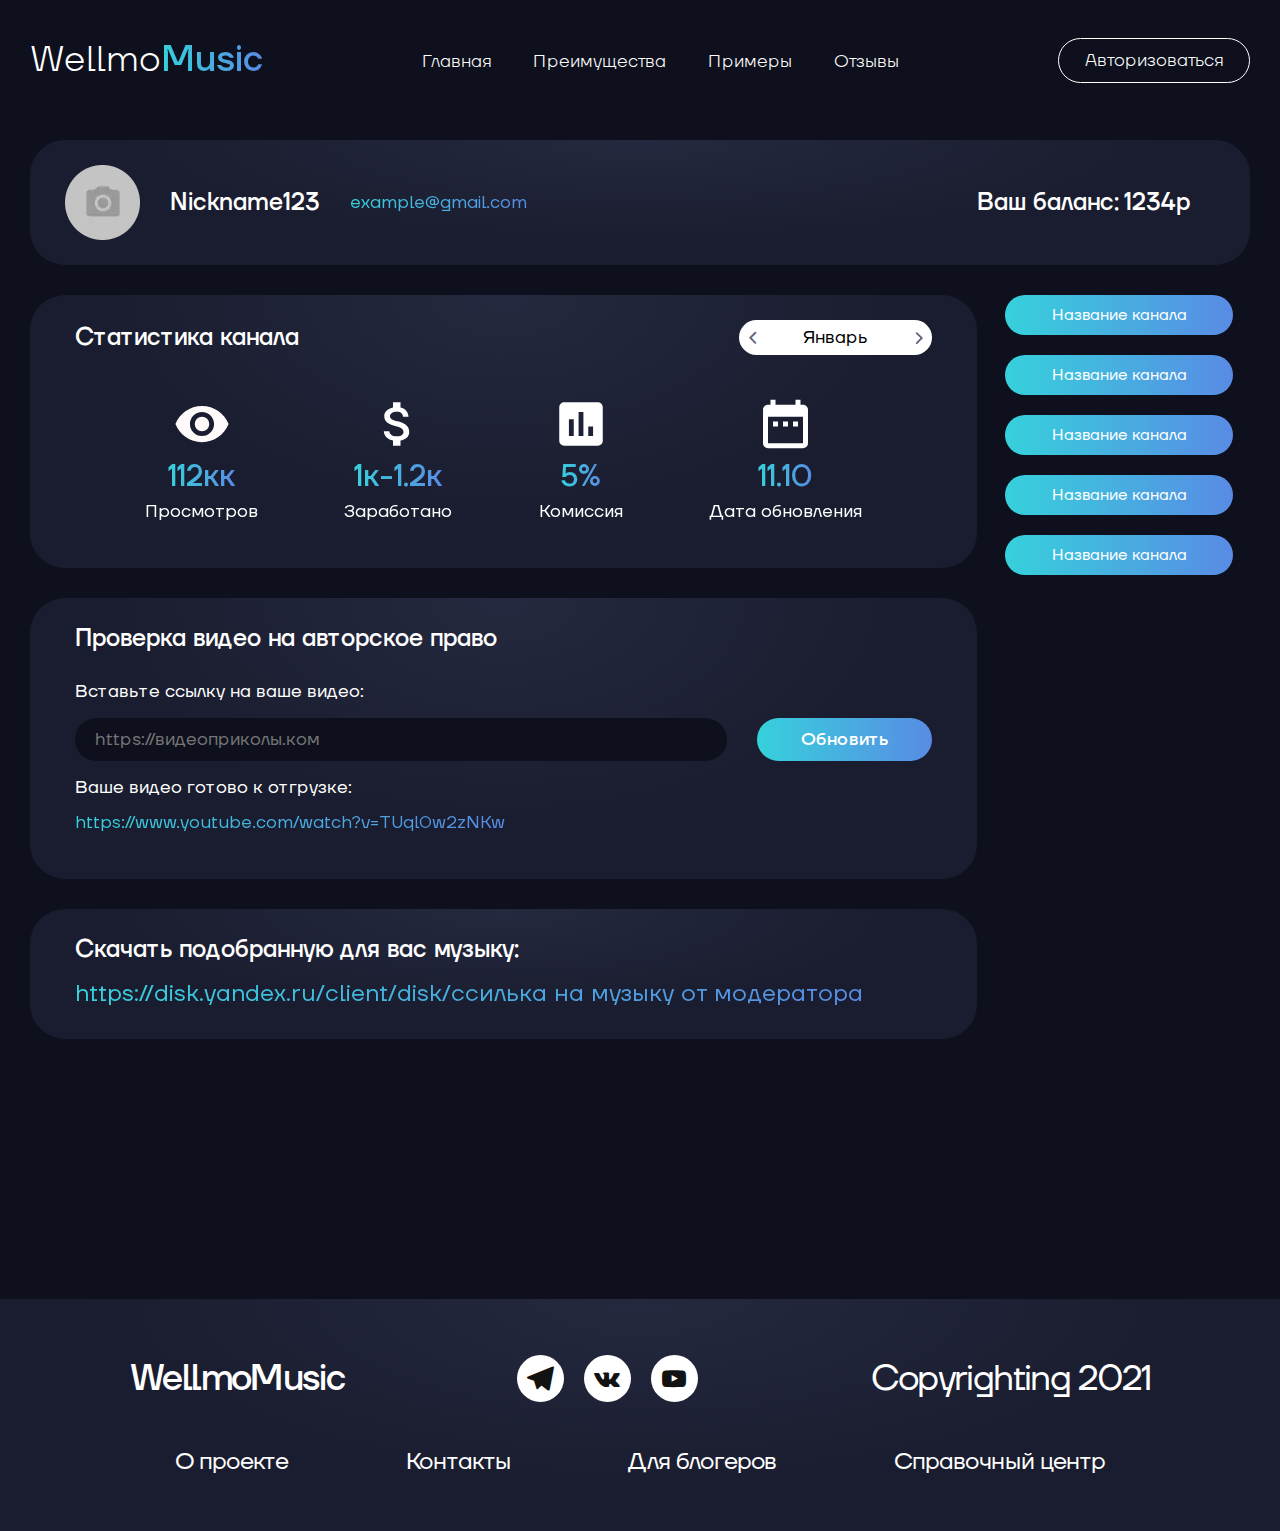
<file: profile-two.html>
<!DOCTYPE html><html lang="ru">	 <head>	<title>Личный кабинет</title>	<meta charset="UTF-8">	<meta name="format-detection" content="telephone=no">	<link rel="stylesheet" href="css/style.min.css">	<link rel="shortcut icon" href="favicon.ico">	<!-- <meta name="robots" content="noindex, nofollow"> -->	<!-- <meta name="viewport" content="width=device-width, initial-scale=1.0, maximum-scale=1.0, user-scalable=0"> -->	<meta name="viewport" content="width=device-width, initial-scale=1.0"></head>	<body>		<div class="wrapper">			<header class="header-other">	<div class="header">		<div class="header__container _container">			<div class="header__content">				<div class="header__logo">					<a href="" class="logo__text">Wellmo</a>					<a href="" class="logo__music">Music</a>				</div>				<div class="header__menu menu">					<div class="menu__icon icon-menu">						<span></span>						<span></span>						<span></span>					</div>					<nav class="menu__body">						<ul class="menu__list">							<li class="menu__item"><a href="" class="menu__link">Главная</a></li>							<li class="menu__item"><a href="" class="menu__link">Преимущества</a></li>							<li class="menu__item"><a href="" class="menu__link">Примеры</a></li>							<li class="menu__item"><a href="" class="menu__link">Отзывы</a></li>						</ul>					</nav>				</div>				<a data-da=".menu__body,550" href="#login" class="header__button-login _popup-link">Авторизоваться</a>			</div>		</div>	</div></header>			<main class="page">				<section class="page__info info">					<div class="info__content _container">						<div class="info__top">							<div class="info__left left-info">								<div class="left-info__image">									<picture><source srcset="./img/avatar.webp" type="image/webp"><img src="./img/avatar.png" alt=""></picture>								</div>								<div class="left-info__name">Nickname123</div>								<a href="" class="left-info__email">example@gmail.com</a>							</div>							<div class="info__right right-info">								<div class="right-info__price">Ваш баланс:<span>1234р</span></div>							</div>						</div>						<div class="info__bottom bottom-info">							<div class="bottom-info__left">								<div class="bottom-info__statistic">									<div class="statistic__top">										<div class="statistic__month month-product">											<div class="month-product__top">												<div class="statistic__title">Статистика канала</div>												<div class="month-product__header">													<div class="month-product__arrows">														<div class="month-product__arrow-prev _icon-arrow"></div>														<div class="month-product__arrow-next _icon-arrow"></div>													</div>													<div class="month-product__mainslider _swiper">														<a href="" class="month-product__mainslide">															<div class="month-product__text">																Январь															</div>														</a>														<a href="" class="month-product__mainslide">															<div class="month-product__text">																Февраль															</div>														</a>														<a href="" class="month-product__mainslide">															<div class="month-product__text">																Март															</div>														</a>														<a href="" class="month-product__mainslide">															<div class="month-product__text">																Апрель															</div>														</a>														<a href="" class="month-product__mainslide">															<div class="month-product__text">																Май															</div>														</a>														<a href="" class="month-product__mainslide">															<div class="month-product__text">																Июнь															</div>														</a>														<a href="" class="month-product__mainslide">															<div class="month-product__text">																Июль															</div>														</a>														<a href="" class="month-product__mainslide">															<div class="month-product__text">																Август															</div>														</a>														<a href="" class="month-product__mainslide">															<div class="month-product__text">																Сентябрь															</div>														</a>														<a href="" class="month-product__mainslide">															<div class="month-product__text">																Октябрь															</div>														</a>														<a href="" class="month-product__mainslide">															<div class="month-product__text">																Ноябрь															</div>														</a>														<a href="" class="month-product__mainslide">															<div class="month-product__text">																Декабрь															</div>														</a>													</div>												</div>											</div>											<div class="month-product__subslider _swiper">												<div class="month-product__subslide">													<div class="subslide__bottom">														<div class="subslide__column">															<div class="subslide__item">																<div class="subslide__image">																	<picture><source srcset="./img/icons/remove.svg" type="image/webp"><img src="./img/icons/remove.svg" alt=""></picture>																</div>																<div class="subslide__number">112кк</div>																<div class="subslide__text">Просмотров</div>															</div>														</div>														<div class="subslide__column">															<div class="subslide__item">																<div class="subslide__image">																	<picture><source srcset="./img/icons/money.svg" type="image/webp"><img src="./img/icons/money.svg" alt=""></picture>																</div>																<div class="subslide__number">1к-1.2к</div>																<div class="subslide__text">Заработано</div>															</div>														</div>														<div class="subslide__column">															<div class="subslide__item">																<div class="subslide__image">																	<picture><source srcset="./img/icons/poll.svg" type="image/webp"><img src="./img/icons/poll.svg" alt=""></picture>																</div>																<div class="subslide__number">5%</div>																<div class="subslide__text">Комиссия</div>															</div>														</div>														<div class="subslide__column">															<div class="subslide__item">																<div class="subslide__image">																	<picture><source srcset="./img/icons/date.svg" type="image/webp"><img src="./img/icons/date.svg" alt=""></picture>																</div>																<div class="subslide__number">11.10</div>																<div class="subslide__text">Дата обновления</div>															</div>														</div>													</div>												</div>												<div class="month-product__subslide">													<div class="subslide__bottom">														<div class="subslide__column">															<div class="subslide__item">																<div class="subslide__image">																	<picture><source srcset="./img/icons/remove.svg" type="image/webp"><img src="./img/icons/remove.svg" alt=""></picture>																</div>																<div class="subslide__number">112кк</div>																<div class="subslide__text">Просмотров</div>															</div>														</div>														<div class="subslide__column">															<div class="subslide__item">																<div class="subslide__image">																	<picture><source srcset="./img/icons/money.svg" type="image/webp"><img src="./img/icons/money.svg" alt=""></picture>																</div>																<div class="subslide__number">1к-1.2к</div>																<div class="subslide__text">Заработано</div>															</div>														</div>														<div class="subslide__column">															<div class="subslide__item">																<div class="subslide__image">																	<picture><source srcset="./img/icons/poll.svg" type="image/webp"><img src="./img/icons/poll.svg" alt=""></picture>																</div>																<div class="subslide__number">5%</div>																<div class="subslide__text">Комиссия</div>															</div>														</div>														<div class="subslide__column">															<div class="subslide__item">																<div class="subslide__image">																	<picture><source srcset="./img/icons/date.svg" type="image/webp"><img src="./img/icons/date.svg" alt=""></picture>																</div>																<div class="subslide__number">11.10</div>																<div class="subslide__text">Дата обновления</div>															</div>														</div>													</div>												</div>												<div class="month-product__subslide">													<div class="subslide__bottom">														<div class="subslide__column">															<div class="subslide__item">																<div class="subslide__image">																	<picture><source srcset="./img/icons/remove.svg" type="image/webp"><img src="./img/icons/remove.svg" alt=""></picture>																</div>																<div class="subslide__number">112кк</div>																<div class="subslide__text">Просмотров</div>															</div>														</div>														<div class="subslide__column">															<div class="subslide__item">																<div class="subslide__image">																	<picture><source srcset="./img/icons/money.svg" type="image/webp"><img src="./img/icons/money.svg" alt=""></picture>																</div>																<div class="subslide__number">1к-1.2к</div>																<div class="subslide__text">Заработано</div>															</div>														</div>														<div class="subslide__column">															<div class="subslide__item">																<div class="subslide__image">																	<picture><source srcset="./img/icons/poll.svg" type="image/webp"><img src="./img/icons/poll.svg" alt=""></picture>																</div>																<div class="subslide__number">5%</div>																<div class="subslide__text">Комиссия</div>															</div>														</div>														<div class="subslide__column">															<div class="subslide__item">																<div class="subslide__image">																	<picture><source srcset="./img/icons/date.svg" type="image/webp"><img src="./img/icons/date.svg" alt=""></picture>																</div>																<div class="subslide__number">11.10</div>																<div class="subslide__text">Дата обновления</div>															</div>														</div>													</div>												</div>												<div class="month-product__subslide">													<div class="subslide__bottom">														<div class="subslide__column">															<div class="subslide__item">																<div class="subslide__image">																	<picture><source srcset="./img/icons/remove.svg" type="image/webp"><img src="./img/icons/remove.svg" alt=""></picture>																</div>																<div class="subslide__number">112кк</div>																<div class="subslide__text">Просмотров</div>															</div>														</div>														<div class="subslide__column">															<div class="subslide__item">																<div class="subslide__image">																	<picture><source srcset="./img/icons/money.svg" type="image/webp"><img src="./img/icons/money.svg" alt=""></picture>																</div>																<div class="subslide__number">1к-1.2к</div>																<div class="subslide__text">Заработано</div>															</div>														</div>														<div class="subslide__column">															<div class="subslide__item">																<div class="subslide__image">																	<picture><source srcset="./img/icons/poll.svg" type="image/webp"><img src="./img/icons/poll.svg" alt=""></picture>																</div>																<div class="subslide__number">5%</div>																<div class="subslide__text">Комиссия</div>															</div>														</div>														<div class="subslide__column">															<div class="subslide__item">																<div class="subslide__image">																	<picture><source srcset="./img/icons/date.svg" type="image/webp"><img src="./img/icons/date.svg" alt=""></picture>																</div>																<div class="subslide__number">11.10</div>																<div class="subslide__text">Дата обновления</div>															</div>														</div>													</div>												</div>												<div class="month-product__subslide">													<div class="subslide__bottom">														<div class="subslide__column">															<div class="subslide__item">																<div class="subslide__image">																	<picture><source srcset="./img/icons/remove.svg" type="image/webp"><img src="./img/icons/remove.svg" alt=""></picture>																</div>																<div class="subslide__number">112кк</div>																<div class="subslide__text">Просмотров</div>															</div>														</div>														<div class="subslide__column">															<div class="subslide__item">																<div class="subslide__image">																	<picture><source srcset="./img/icons/money.svg" type="image/webp"><img src="./img/icons/money.svg" alt=""></picture>																</div>																<div class="subslide__number">1к-1.2к</div>																<div class="subslide__text">Заработано</div>															</div>														</div>														<div class="subslide__column">															<div class="subslide__item">																<div class="subslide__image">																	<picture><source srcset="./img/icons/poll.svg" type="image/webp"><img src="./img/icons/poll.svg" alt=""></picture>																</div>																<div class="subslide__number">5%</div>																<div class="subslide__text">Комиссия</div>															</div>														</div>														<div class="subslide__column">															<div class="subslide__item">																<div class="subslide__image">																	<picture><source srcset="./img/icons/date.svg" type="image/webp"><img src="./img/icons/date.svg" alt=""></picture>																</div>																<div class="subslide__number">11.10</div>																<div class="subslide__text">Дата обновления</div>															</div>														</div>													</div>												</div>												<div class="month-product__subslide">													<div class="subslide__bottom">														<div class="subslide__column">															<div class="subslide__item">																<div class="subslide__image">																	<picture><source srcset="./img/icons/remove.svg" type="image/webp"><img src="./img/icons/remove.svg" alt=""></picture>																</div>																<div class="subslide__number">112кк</div>																<div class="subslide__text">Просмотров</div>															</div>														</div>														<div class="subslide__column">															<div class="subslide__item">																<div class="subslide__image">																	<picture><source srcset="./img/icons/money.svg" type="image/webp"><img src="./img/icons/money.svg" alt=""></picture>																</div>																<div class="subslide__number">1к-1.2к</div>																<div class="subslide__text">Заработано</div>															</div>														</div>														<div class="subslide__column">															<div class="subslide__item">																<div class="subslide__image">																	<picture><source srcset="./img/icons/poll.svg" type="image/webp"><img src="./img/icons/poll.svg" alt=""></picture>																</div>																<div class="subslide__number">5%</div>																<div class="subslide__text">Комиссия</div>															</div>														</div>														<div class="subslide__column">															<div class="subslide__item">																<div class="subslide__image">																	<picture><source srcset="./img/icons/date.svg" type="image/webp"><img src="./img/icons/date.svg" alt=""></picture>																</div>																<div class="subslide__number">11.10</div>																<div class="subslide__text">Дата обновления</div>															</div>														</div>													</div>												</div>												<div class="month-product__subslide">													<div class="subslide__bottom">														<div class="subslide__column">															<div class="subslide__item">																<div class="subslide__image">																	<picture><source srcset="./img/icons/remove.svg" type="image/webp"><img src="./img/icons/remove.svg" alt=""></picture>																</div>																<div class="subslide__number">112кк</div>																<div class="subslide__text">Просмотров</div>															</div>														</div>														<div class="subslide__column">															<div class="subslide__item">																<div class="subslide__image">																	<picture><source srcset="./img/icons/money.svg" type="image/webp"><img src="./img/icons/money.svg" alt=""></picture>																</div>																<div class="subslide__number">1к-1.2к</div>																<div class="subslide__text">Заработано</div>															</div>														</div>														<div class="subslide__column">															<div class="subslide__item">																<div class="subslide__image">																	<picture><source srcset="./img/icons/poll.svg" type="image/webp"><img src="./img/icons/poll.svg" alt=""></picture>																</div>																<div class="subslide__number">5%</div>																<div class="subslide__text">Комиссия</div>															</div>														</div>														<div class="subslide__column">															<div class="subslide__item">																<div class="subslide__image">																	<picture><source srcset="./img/icons/date.svg" type="image/webp"><img src="./img/icons/date.svg" alt=""></picture>																</div>																<div class="subslide__number">11.10</div>																<div class="subslide__text">Дата обновления</div>															</div>														</div>													</div>												</div>												<div class="month-product__subslide">													<div class="subslide__bottom">														<div class="subslide__column">															<div class="subslide__item">																<div class="subslide__image">																	<picture><source srcset="./img/icons/remove.svg" type="image/webp"><img src="./img/icons/remove.svg" alt=""></picture>																</div>																<div class="subslide__number">112кк</div>																<div class="subslide__text">Просмотров</div>															</div>														</div>														<div class="subslide__column">															<div class="subslide__item">																<div class="subslide__image">																	<picture><source srcset="./img/icons/money.svg" type="image/webp"><img src="./img/icons/money.svg" alt=""></picture>																</div>																<div class="subslide__number">1к-1.2к</div>																<div class="subslide__text">Заработано</div>															</div>														</div>														<div class="subslide__column">															<div class="subslide__item">																<div class="subslide__image">																	<picture><source srcset="./img/icons/poll.svg" type="image/webp"><img src="./img/icons/poll.svg" alt=""></picture>																</div>																<div class="subslide__number">5%</div>																<div class="subslide__text">Комиссия</div>															</div>														</div>														<div class="subslide__column">															<div class="subslide__item">																<div class="subslide__image">																	<picture><source srcset="./img/icons/date.svg" type="image/webp"><img src="./img/icons/date.svg" alt=""></picture>																</div>																<div class="subslide__number">11.10</div>																<div class="subslide__text">Дата обновления</div>															</div>														</div>													</div>												</div>												<div class="month-product__subslide">													<div class="subslide__bottom">														<div class="subslide__column">															<div class="subslide__item">																<div class="subslide__image">																	<picture><source srcset="./img/icons/remove.svg" type="image/webp"><img src="./img/icons/remove.svg" alt=""></picture>																</div>																<div class="subslide__number">112кк</div>																<div class="subslide__text">Просмотров</div>															</div>														</div>														<div class="subslide__column">															<div class="subslide__item">																<div class="subslide__image">																	<picture><source srcset="./img/icons/money.svg" type="image/webp"><img src="./img/icons/money.svg" alt=""></picture>																</div>																<div class="subslide__number">1к-1.2к</div>																<div class="subslide__text">Заработано</div>															</div>														</div>														<div class="subslide__column">															<div class="subslide__item">																<div class="subslide__image">																	<picture><source srcset="./img/icons/poll.svg" type="image/webp"><img src="./img/icons/poll.svg" alt=""></picture>																</div>																<div class="subslide__number">5%</div>																<div class="subslide__text">Комиссия</div>															</div>														</div>														<div class="subslide__column">															<div class="subslide__item">																<div class="subslide__image">																	<picture><source srcset="./img/icons/date.svg" type="image/webp"><img src="./img/icons/date.svg" alt=""></picture>																</div>																<div class="subslide__number">11.10</div>																<div class="subslide__text">Дата обновления</div>															</div>														</div>													</div>												</div>												<div class="month-product__subslide">													<div class="subslide__bottom">														<div class="subslide__column">															<div class="subslide__item">																<div class="subslide__image">																	<picture><source srcset="./img/icons/remove.svg" type="image/webp"><img src="./img/icons/remove.svg" alt=""></picture>																</div>																<div class="subslide__number">112кк</div>																<div class="subslide__text">Просмотров</div>															</div>														</div>														<div class="subslide__column">															<div class="subslide__item">																<div class="subslide__image">																	<picture><source srcset="./img/icons/money.svg" type="image/webp"><img src="./img/icons/money.svg" alt=""></picture>																</div>																<div class="subslide__number">1к-1.2к</div>																<div class="subslide__text">Заработано</div>															</div>														</div>														<div class="subslide__column">															<div class="subslide__item">																<div class="subslide__image">																	<picture><source srcset="./img/icons/poll.svg" type="image/webp"><img src="./img/icons/poll.svg" alt=""></picture>																</div>																<div class="subslide__number">5%</div>																<div class="subslide__text">Комиссия</div>															</div>														</div>														<div class="subslide__column">															<div class="subslide__item">																<div class="subslide__image">																	<picture><source srcset="./img/icons/date.svg" type="image/webp"><img src="./img/icons/date.svg" alt=""></picture>																</div>																<div class="subslide__number">11.10</div>																<div class="subslide__text">Дата обновления</div>															</div>														</div>													</div>												</div>												<div class="month-product__subslide">													<div class="subslide__bottom">														<div class="subslide__column">															<div class="subslide__item">																<div class="subslide__image">																	<picture><source srcset="./img/icons/remove.svg" type="image/webp"><img src="./img/icons/remove.svg" alt=""></picture>																</div>																<div class="subslide__number">112кк</div>																<div class="subslide__text">Просмотров</div>															</div>														</div>														<div class="subslide__column">															<div class="subslide__item">																<div class="subslide__image">																	<picture><source srcset="./img/icons/money.svg" type="image/webp"><img src="./img/icons/money.svg" alt=""></picture>																</div>																<div class="subslide__number">1к-1.2к</div>																<div class="subslide__text">Заработано</div>															</div>														</div>														<div class="subslide__column">															<div class="subslide__item">																<div class="subslide__image">																	<picture><source srcset="./img/icons/poll.svg" type="image/webp"><img src="./img/icons/poll.svg" alt=""></picture>																</div>																<div class="subslide__number">5%</div>																<div class="subslide__text">Комиссия</div>															</div>														</div>														<div class="subslide__column">															<div class="subslide__item">																<div class="subslide__image">																	<picture><source srcset="./img/icons/date.svg" type="image/webp"><img src="./img/icons/date.svg" alt=""></picture>																</div>																<div class="subslide__number">11.10</div>																<div class="subslide__text">Дата обновления</div>															</div>														</div>													</div>												</div>												<div class="month-product__subslide">													<div class="subslide__bottom">														<div class="subslide__column">															<div class="subslide__item">																<div class="subslide__image">																	<picture><source srcset="./img/icons/remove.svg" type="image/webp"><img src="./img/icons/remove.svg" alt=""></picture>																</div>																<div class="subslide__number">112кк</div>																<div class="subslide__text">Просмотров</div>															</div>														</div>														<div class="subslide__column">															<div class="subslide__item">																<div class="subslide__image">																	<picture><source srcset="./img/icons/money.svg" type="image/webp"><img src="./img/icons/money.svg" alt=""></picture>																</div>																<div class="subslide__number">1к-1.2к</div>																<div class="subslide__text">Заработано</div>															</div>														</div>														<div class="subslide__column">															<div class="subslide__item">																<div class="subslide__image">																	<picture><source srcset="./img/icons/poll.svg" type="image/webp"><img src="./img/icons/poll.svg" alt=""></picture>																</div>																<div class="subslide__number">5%</div>																<div class="subslide__text">Комиссия</div>															</div>														</div>														<div class="subslide__column">															<div class="subslide__item">																<div class="subslide__image">																	<picture><source srcset="./img/icons/date.svg" type="image/webp"><img src="./img/icons/date.svg" alt=""></picture>																</div>																<div class="subslide__number">11.10</div>																<div class="subslide__text">Дата обновления</div>															</div>														</div>													</div>												</div>											</div>										</div>									</div>								</div>								<div class="bottom-info__video">									<div class="video__title">Проверка видео на авторское право</div>									<div class="video__items-video">										<div class="items-video__item-form">											<label class="items-video__label">Вставьте ссылку на ваше видео:</label>											<input id="text" tabindex="1" autocomplete="off" name="form[]" value="" placeholder="https://видеоприколы.ком" class="items-video__input" type="text">										</div>										<div class="items-video__item">											<a href="" class="items-video__button">Обновить</a>										</div>									</div>									<div class="video__status">										<div class="video__label">Ваше видео готово к отгрузке:</div>										<a href="" class="video__time">https://www.youtube.com/watch?v=TUql0w2zNKw</a>									</div>								</div>								<div class="bottom-info__download">									<div class="download__title">Скачать подобранную для вас музыку:</div>									<a href="" class="download__button">https://disk.yandex.ru/client/disk/ссилька на музыку от модератора</a>								</div>							</div>							<div class="bottom-info__right">								<div class="bottom-info__name-canal">Название канала</div>								<div class="bottom-info__name-canal">Название канала</div>								<div class="bottom-info__name-canal">Название канала</div>								<div class="bottom-info__name-canal">Название канала</div>								<div class="bottom-info__name-canal">Название канала</div>							</div>						</div>					</div>				</section>			</main>			<footer class="footer-other footer">	<div class="footer__container _container">		<div class="footer__content">			<div class="footer__top top-footer">				<a href="" class="top-footer__logo">					WellmoMusic				</a>				<div class="top-footer__social">					<a href="" class="top-footer__icon _icon-telegram"></a>					<a href="" class="top-footer__icon _icon-vk"></a>					<a href="" class="top-footer__icon _icon-youtube"></a>				</div>				<div class="top-footer__copy">Copyrighting 2021</div>			</div>			<div class="footer__bottom bottom-footer">				<div class="bottom-footer__menu">					<ul class="bottom-footer__list">						<li class="bottom-footer__item"><a href="" class="bottom-footer__link">О проекте</a></li>						<li class="bottom-footer__item"><a href="" class="bottom-footer__link">Контакты</a></li>						<li class="bottom-footer__item"><a href="" class="bottom-footer__link">Для блогеров</a></li>						<li class="bottom-footer__item"><a href="" class="bottom-footer__link">Справочный центр</a></li>					</ul>				</div>				<div class="bottom-footer__copy">Copyrighting 2021</div>			</div>		</div>	</div></footer>		</div>		<div class="popup popup_register">	<div class="popup__content">		<div class="popup__body">			<div class="popup__close"></div>			<div class="popup__items">				<div class="popup__title">					<div class="popup__left">Регистрация</div>					<a href="" class="popup__right _icon-arrow">Вернуться назад</a>				</div>				<form action="#" id="form" class="popup__form form-popup">					<div class="form-popup__items-one">						<div class="form-popup__item">							<label class="form-popup__label">Ваше имя:</label>							<input id="text" tabindex="1" autocomplete="off" name="form[]" placeholder="Шаблон под текст" class="form__input" type="text">						</div>						<div class="form-popup__item">							<label class="form-popup__label" for="text">Название канала:</label>							<input id="text" tabindex="2" autocomplete="off" name="form[]" value="" placeholder="Шаблон под текст" class="form__input" type="text">						</div>					</div>					<div class="form-popup__items-two">						<div class="form-popup__item">							<label class="form-popup__label">Ссылка на ваш канал:</label>							<input id="text" tabindex="1" autocomplete="off" name="form[]" placeholder="https://видеоприколы.ком" class="form__input" type="text">						</div>					</div>					<div class="form-popup__items-three">						<div class="form-popup__item">							<label class="form-popup__label">Количество подписчиков:</label>							<input id="text" tabindex="2" autocomplete="off" name="form[]" value="" placeholder="Шаблон под текст" class="form__input" type="text">						</div>						<div class="form-popup__item">							<div class="form-popup__label">Youtube anatitics:</div>							<div class="form-popup__file">								<input class="form-popup__input" accept=".jpg, .jpeg, .png" type="file">								<div class="form-popup__button _icon-cloud">Загрузить скриншоты</div>							</div>						</div>					</div>					<div class="form-popup__items-four">						<div class="form-popup__item">							<label class="form-popup__label">Ваш E-mail:</label>							<input id="text" tabindex="1" autocomplete="off" name="form[]" placeholder="Вк, Тг, Почта etc" class="form__input" type="text">						</div>						<div class="form-popup__item">							<label class="form-popup__label" for="text">Ссылка на VK:</label>							<input id="text" tabindex="2" autocomplete="off" name="form[]" value="" placeholder="Вк, Тг, Почта etc" class="form__input" type="text">						</div>					</div>					<div class="form-popup__items-five">						<div class="form-popup__item">							<label class="form-popup__label">Как можно с вами связаться:</label>							<input id="text" tabindex="2" autocomplete="off" name="form[]" value="" placeholder="Вк, Тг, Почта etc" class="form__input" type="text">						</div>						<div class="form-popup__item">							<a href="" class="form-popup__button">Оставить заявку</a>						</div>					</div>				</form>			</div>		</div>	</div></div><div class="popup popup_login">	<div class="popup__content">		<div class="popup__body">			<div class="popup__close"></div>			<div class="popup__items">				<div class="popup__title">					<div class="popup__left">Авторизация</div>					<a href="" class="popup__right _icon-arrow">Вернуться назад</a>				</div>				<form action="#" id="form" class="popup__form form-popup">					<div class="form-popup__item-one">						<label class="form-popup__label">Введите название канала</label>						<div class="item-one__form">							<input id="text" tabindex="1" autocomplete="off" name="form[]" value="" placeholder="https://видеоприколы.ком" class="form__input" type="text">						</div>					</div>					<div class="form-popup__item-two">						<div class="form-popup__items">							<label class="form-popup__label">Введите пароль:</label>							<div class="item-two__form">								<input id="pas" tabindex="1" autocomplete="off" name="form[]" value="" placeholder="Вк, Тг, Почта etc" class="form__input" type="text">							</div>						</div>						<a href="" class="item-two__button">Войти</a>					</div>				</form>			</div>		</div>	</div></div>		<!-- Swiper --><!-- <script src="https://unpkg.com/swiper/swiper-bundle.min.js"></script> --><script src="js/vendors.min.js"></script><script src="js/app.min.js"></script><script src="js/calendar.js"></script>	</body></html>
</file>
<file: css/style.min.css>
@charset "UTF-8";@font-face{font-family:Gilroy-Bold;font-display:swap;src:url(../fonts/Gilroy-Bold.woff2) format("woff2"),url(../fonts/Gilroy-Bold.woff) format("woff");font-weight:400;font-style:normal}@font-face{font-family:Gilroy-Medium;font-display:swap;src:url(../fonts/Gilroy-Medium.woff2) format("woff2"),url(../fonts/Gilroy-Medium.woff) format("woff");font-weight:400;font-style:normal}@font-face{font-family:Gilroy-SemiBold;font-display:swap;src:url(../fonts/Gilroy-SemiBold.woff2) format("woff2"),url(../fonts/Gilroy-SemiBold.woff) format("woff");font-weight:400;font-style:normal}@font-face{font-family:Gilroy-Regular;font-display:swap;src:url(../fonts/Gilroy-Regular.woff2) format("woff2"),url(../fonts/Gilroy-Regular.woff) format("woff");font-weight:400;font-style:normal}@font-face{font-family:icons;font-display:swap;src:url(../fonts/icons.woff) format("woff"),url(../fonts/icons.woff2#icons) format("woff2");font-weight:400;font-style:normal;font-display:block}@font-face{font-family:"TT Firs Neue";src:local("TTFirsNeue Light"),local("TTFirsNeue-Light"),url(../fonts/TTFirsNeue-Light.woff2) format("woff2"),url(../fonts/TTFirsNeue-Light.woff) format("woff"),url(../fonts/TTFirsNeue-Light.ttf) format("truetype");font-weight:300;font-style:normal}@font-face{font-family:"TT Firs Neue";src:local("TTFirsNeue Medium"),local("TTFirsNeue-Medium"),url(../fonts/TTFirsNeue-Medium.woff2) format("woff2"),url(../fonts/TTFirsNeue-Medium.woff) format("woff"),url(../fonts/TTFirsNeue-Medium.ttf) format("truetype");font-weight:500;font-style:normal}@font-face{font-family:"TT Firs Neue";src:local("TTFirsNeue Regular"),local("TTFirsNeue-Regular"),url(../fonts/TTFirsNeue-Regular.woff2) format("woff2"),url(../fonts/TTFirsNeue-Regular.woff) format("woff"),url(../fonts/TTFirsNeue-Regular.ttf) format("truetype");font-weight:400;font-style:normal}[class*=" _icon-"]:before,[class^=_icon-]:before{font-family:icons;font-style:normal;font-weight:400;font-variant:normal;text-transform:none;line-height:1;-webkit-font-smoothing:antialiased;-moz-osx-font-smoothing:grayscale}[class*=" _icon-"]:before,[class^=_icon-]:before{display:block}._icon-youtube:before{content:"\e901"}._icon-vk:before{content:"\e900"}._icon-telegram-form:before{content:"\e902";color:#fff}._icon-cloud:before{content:"\e903";color:#fff}._icon-play:before{content:"\e904";color:#fff}._icon-telegram:before{content:"\e905"}._icon-arrow:before{content:"\e906";color:#fff}*{padding:0;margin:0;border:0}*,:after,:before{-webkit-box-sizing:border-box;box-sizing:border-box}aside,footer,header,nav,section{display:block}html{font-size:24px}body,html{height:100%;min-width:360px}body{line-height:1;font-family:"TT Firs Neue";-ms-text-size-adjust:100%;-moz-text-size-adjust:100%;-webkit-text-size-adjust:100%}button,input,textarea{font-family:"TT Firs Neue";font-size:inherit}input::-ms-clear{display:none}button{cursor:pointer;background-color:inherit}button::-moz-focus-inner{padding:0;border:0}a,a:visited{text-decoration:none}a:hover{text-decoration:none}ul li{list-style:none}img{vertical-align:top}h1,h2,h3,h4,h5,h6{font-weight:inherit;font-size:inherit}body{color:#fff;background:#0e101d}body._lock{overflow:hidden}.wrapper{width:100%;min-height:100%;overflow:hidden;display:-webkit-box;display:-ms-flexbox;display:flex;-webkit-box-orient:vertical;-webkit-box-direction:normal;-ms-flex-direction:column;flex-direction:column;background:#0e101d}._container{max-width:1220px;margin:0 auto}.button{display:-webkit-inline-box;display:-ms-inline-flexbox;display:inline-flex;-webkit-box-pack:center;-ms-flex-pack:center;justify-content:center;-webkit-box-align:center;-ms-flex-align:center;align-items:center;padding:11px 48px;font-weight:500;font-size:28px;line-height:35px;color:#fff;border-radius:44.5546px;-webkit-transition:all .3s ease 0s;-o-transition:all .3s ease 0s;transition:all .3s ease 0s;background:-webkit-gradient(linear,left top,right top,from(#36d1dc),color-stop(107.92%,#5b86e5));background:-o-linear-gradient(left,#36d1dc 0,#5b86e5 107.92%);background:linear-gradient(90deg,#36d1dc 0,#5b86e5 107.92%)}.select{position:relative}.select__item{position:relative}.select__title{color:#000;border:1px solid #d9d9d9;background-color:#fff;cursor:pointer;border-radius:4px}.select__value{display:-webkit-box;display:-ms-flexbox;display:flex;font-size:14px;height:30px;padding:0 15px;-webkit-box-align:center;-ms-flex-align:center;align-items:center;-webkit-box-pack:justify;-ms-flex-pack:justify;justify-content:space-between;-webkit-box-orient:horizontal;-webkit-box-direction:reverse;-ms-flex-direction:row-reverse;flex-direction:row-reverse}.select__value span{height:1em;overflow:hidden;display:-webkit-box;-webkit-line-clamp:1;-webkit-box-orient:vertical}.select__value:before{content:"";display:inline-block;-webkit-transition:all .3s ease 0s;-o-transition:all .3s ease 0s;transition:all .3s ease 0s;width:11px;height:7px;background:url(../img/icons/select.svg) center/100% no-repeat}.select__input{width:100%;background-color:transparent;height:100%}.select__options{color:#000;position:absolute;top:29px;border-radius:0 0 4px 4px;min-width:100%;left:0;background-color:#fff;border-top:0;border:1px solid #d9d9d9;border-top:0;font-size:14px;padding:10px 0 5px 0}.select__option{cursor:pointer;padding:5px 15px;margin:0}.select._active{z-index:5}.select._active .select__value:before{-webkit-transform:rotate(-180deg);-ms-transform:rotate(-180deg);transform:rotate(-180deg)}.select._active .select__options{display:block}input[type=email],input[type=tel],input[type=text],textarea{-webkit-appearance:none;-moz-appearance:none;appearance:none}input[type=email]:focus,input[type=tel]:focus,input[type=text]:focus,textarea:focus{outline:0}.input{border-radius:0!important;width:100%;display:block;padding:0 20px}textarea.input{resize:none;padding:0 0}.checkbox{position:relative}.checkbox__input{position:absolute;width:0;height:0;opacity:0;visibility:hidden}.checkbox__input:checked+.checkbox__text:before{background:#fff url(../img/icons/check.svg) center no-repeat}.checkbox__text{display:-webkit-inline-box;display:-ms-inline-flexbox;display:inline-flex;-webkit-box-align:center;-ms-flex-align:center;align-items:center;position:relative;font-size:16px;color:#fff;letter-spacing:-.3px;line-height:1.25;cursor:pointer}.checkbox__text:before{content:"";-ms-flex-item-align:start;align-self:flex-start;margin:0 14px 0 0;-webkit-box-flex:0;-ms-flex:0 0 20px;flex:0 0 20px;left:0;top:0;width:20px;height:18px;background:#fff;border:1px solid #a7a9ac}.checkbox a{color:#fff;text-decoration:underline}.checkbox._error .checkbox__text:before{border:1px solid #ee1212}.options{display:-webkit-box;display:-ms-flexbox;display:flex;-webkit-box-orient:vertical;-webkit-box-direction:normal;-ms-flex-direction:column;flex-direction:column;-webkit-box-align:start;-ms-flex-align:start;align-items:flex-start}.options__item{position:relative;cursor:pointer}.options__input{position:absolute;width:0;height:0;opacity:0;left:0;top:0;visibility:hidden}.options__input:checked+.options__text:after{-webkit-transform:scale(1);-ms-transform:scale(1);transform:scale(1)}.options__text{display:-webkit-inline-box;display:-ms-inline-flexbox;display:inline-flex;-webkit-box-align:center;-ms-flex-align:center;align-items:center;position:relative;font-size:16px;color:#fff;letter-spacing:-.3px;line-height:1.25}.options__text:before{content:"";-ms-flex-item-align:start;align-self:flex-start;margin:0 14px 0 0;-webkit-box-flex:0;-ms-flex:0 0 20px;flex:0 0 20px;left:0;top:0;border-radius:50%;width:20px;height:18px;background:#fff;border:1px solid #a7a9ac}.options__text:after{content:"";-webkit-transition:all .3s ease 0s;-o-transition:all .3s ease 0s;transition:all .3s ease 0s;-webkit-transform:scale(0);-ms-transform:scale(0);transform:scale(0);width:10px;height:10px;border-radius:50%;background-color:#77243a;position:absolute;left:5px;top:4px}.rating{display:-webkit-box;display:-ms-flexbox;display:flex;-webkit-box-align:end;-ms-flex-align:end;align-items:flex-end;font-size:40px;line-height:.75;-webkit-transition:opacity .3s ease 0s;-o-transition:opacity .3s ease 0s;transition:opacity .3s ease 0s}.rating.rating_sending{opacity:.2}.rating.rating_set .rating__active,.rating.rating_set .rating__item{cursor:pointer}.rating__body{position:relative}.rating__body::before{content:"★★★★★";display:block}.rating__active{position:absolute;width:0%;height:100%;top:0;left:0;overflow:hidden}.rating__active::before{content:"★★★★★";position:absolute;width:100%;height:100%;top:0;left:0;color:#ffd300}.rating__items{display:-webkit-box;display:-ms-flexbox;display:flex;position:absolute;width:100%;height:100%;top:0;left:0}.rating__item{-webkit-box-flex:0;-ms-flex:0 0 20%;flex:0 0 20%;height:100%;opacity:0}.rating__value{font-size:50%;line-height:1;padding:0 0 0 10px}.quantity{width:88px;height:40px;display:-webkit-box;display:-ms-flexbox;display:flex;border:1px solid rgba(166,166,166,.45)}.quantity__button{-webkit-box-flex:0;-ms-flex:0 0 30px;flex:0 0 30px;position:relative;cursor:pointer}.quantity__button::after,.quantity__button::before{content:"";position:absolute;top:50%;left:50%;-webkit-transition:all .3s ease 0s;-o-transition:all .3s ease 0s;transition:all .3s ease 0s;margin:0 0 0 -4.5px;background-color:#a6a6a6;width:9px;height:1px}.quantity__button_plus::before{-webkit-transform:rotate(-90deg);-ms-transform:rotate(-90deg);transform:rotate(-90deg)}.quantity__input{-webkit-box-flex:1;-ms-flex:1 1 auto;flex:1 1 auto}.quantity__input input{height:100%;color:#a6a6a6;font-size:12px;width:100%;text-align:center}.row:after{display:block;content:"";clear:both}.rub:after{content:"₽"}ol.counter{list-style-type:none;counter-reset:item}ol.counter li{position:relative;padding:0 0 0 45px}ol.counter li:before{counter-increment:item;content:counter(item);position:absolute;left:0;top:0;color:#818181;font-size:14px;font-weight:700;text-align:center;line-height:26px;border-radius:50%;width:28px;height:28px;border:1px solid #4274bb}.ellipsis{display:block;overflow:hidden;width:100%;white-space:nowrap;-o-text-overflow:ellipsis;text-overflow:ellipsis}.es{overflow:hidden;white-space:nowrap;-o-text-overflow:ellipsis;text-overflow:ellipsis}.table{display:table;font-size:0;width:100%}.trow{display:table-row}.cell{display:table-cell}.cell.full{width:100%}._ibg{position:relative}._ibg img{position:absolute;width:100%;height:100%;top:0;left:0;-o-object-fit:cover;object-fit:cover}body.ie ._ibg{background-position:center;background-size:cover;background-repeat:no-repeat}body.ie ._ibg img{width:0;height:0;opacity:0;visibility:hidden}._video{position:relative;overflow:hidden;height:0;padding-bottom:56.25%}._video embed,._video iframe,._video object,._video video{position:absolute;top:0;left:0;width:100%;height:100%}.videobg embed,.videobg iframe,.videobg object,.videobg video{position:fixed;top:50%;left:50%;min-width:100%;min-height:100%;width:auto;height:auto;z-index:-100;-webkit-transform:translateX(-50%) translateY(-50%);-ms-transform:translateX(-50%) translateY(-50%);transform:translateX(-50%) translateY(-50%);background-size:cover}._more-content{-webkit-transition:all .3s ease 0s;-o-transition:all .3s ease 0s;transition:all .3s ease 0s;overflow:hidden}._more-link{cursor:pointer}._more-link span{font-style:normal}._more-link span:first-child{display:block}._more-link span:last-child{display:none}._more-link._active span{font-style:normal}._more-link._active span:first-child{display:none}._more-link._active span:last-child{display:block}#map{background:url(../img/icons/loading.gif) center/50px no-repeat}._swiper{overflow:hidden}._swiper .swiper-wrapper{width:100%;height:100%;-webkit-box-sizing:content-box;box-sizing:content-box;display:-webkit-box;display:-ms-flexbox;display:flex;position:relative}._swiper.swiper-container-vertical .swiper-wrapper{-webkit-box-orient:vertical;-webkit-box-direction:normal;-ms-flex-direction:column;flex-direction:column}._swiper.swiper-container-autoheight .swiper-wrapper{-webkit-box-align:start;-ms-flex-align:start;align-items:flex-start}.swiper-container-initialized .swiper-slide{-ms-flex-negative:0;flex-shrink:0}.swiper-container-android .swiper-slide,.swiper-container-android .swiper-wrapper{-webkit-transform:translate3d(0,0,0);transform:translate3d(0,0,0)}.swiper-button-lock{display:none!important}._tabs-block{display:none}._tabs-block._active{display:block}.mirror{-webkit-transform:scale(-1,1);-ms-transform:scale(-1,1);transform:scale(-1,1)}.nicescroll-rails{z-index:1000!important}._custom-scroll{position:fixed;right:0;top:0;width:3px;height:100%;z-index:1000}._custom-scroll__line{background-color:rgba(0,0,0,.5);border-radius:3px 0 0 3px;position:relative;left:0;top:0;width:100%}.popup{-webkit-overflow-scrolling:touch;z-index:100;padding:30px 10px;position:fixed;top:0;left:0;width:100%;height:100%;-webkit-transition:visibility .8s ease 0s;-o-transition:visibility .8s ease 0s;transition:visibility .8s ease 0s;visibility:hidden}.popup::before{content:"";background:rgba(14,16,29,.16);-webkit-backdrop-filter:blur(73px);backdrop-filter:blur(73px);position:fixed;width:100%;height:100%;top:0;left:0;opacity:0;-webkit-transition:opacity .8s ease 0s;-o-transition:opacity .8s ease 0s;transition:opacity .8s ease 0s}.popup.show{visibility:visible;overflow:auto}.popup.show::before{opacity:1}.popup.show .popup__body{-webkit-transform:scale(1);-ms-transform:scale(1);transform:scale(1)}.popup._active{overflow:auto;visibility:visible}.popup._active::before{opacity:1}.popup._active .popup__body{-webkit-transition:all .3s ease .2s;-o-transition:all .3s ease .2s;transition:all .3s ease .2s;-webkit-transform:scale(1);-ms-transform:scale(1);transform:scale(1)}.popup__content{display:-webkit-box;display:-ms-flexbox;display:flex;-webkit-box-orient:vertical;-webkit-box-direction:normal;-ms-flex-direction:column;flex-direction:column;-webkit-box-align:center;-ms-flex-align:center;align-items:center;min-height:100%;-webkit-box-flex:1;-ms-flex:1 1 auto;flex:1 1 auto;width:100%;display:flex;-webkit-box-pack:center;-ms-flex-pack:center;justify-content:center;align-items:center}.popup__body{-webkit-transform:scale(0);-ms-transform:scale(0);transform:scale(0);-webkit-transition:all .3s ease 0s;-o-transition:all .3s ease 0s;transition:all .3s ease 0s;background:-o-radial-gradient(50% 0,55.66% 105.37%,#25293f 0,#1a1d2f 78.03%),-o-linear-gradient(356.55deg,#c263fc 0,#a119d8 98.91%);background:radial-gradient(55.66% 105.37% at 50% 0,#25293f 0,#1a1d2f 78.03%),linear-gradient(93.45deg,#c263fc 0,#a119d8 98.91%);border-radius:35px;padding:45px 58px 45px 58px;width:100%;max-width:934px}.popup__close{width:15px;height:15px;position:absolute;top:0;right:0;cursor:pointer;z-index:30}.popup__title{display:-webkit-box;display:-ms-flexbox;display:flex;-webkit-box-align:center;-ms-flex-align:center;align-items:center;-webkit-box-pack:justify;-ms-flex-pack:justify;justify-content:space-between;margin:0 0 30px 0}.popup__left{font-weight:500;font-size:24px;line-height:31px;color:#fff;margin:0 20px 0 0}.popup__right{display:-webkit-box;display:-ms-flexbox;display:flex;-webkit-box-align:center;-ms-flex-align:center;align-items:center;-webkit-box-orient:horizontal;-webkit-box-direction:reverse;-ms-flex-direction:row-reverse;flex-direction:row-reverse;font-weight:400;font-size:18px;line-height:23px;color:#5e627d}.popup__right::before{font-size:12px;-webkit-transform:rotate(-180deg);-ms-transform:rotate(-180deg);transform:rotate(-180deg);margin:0 0 0 8px;color:#5e627d}.form-popup__item-one{margin:0 0 30px 0}.form-popup__label{font-weight:400;font-size:18px;line-height:23px;color:#fff}.form-popup__item-two{display:-webkit-box;display:-ms-flexbox;display:flex;-webkit-box-align:end;-ms-flex-align:end;align-items:flex-end}.form-popup__items{-webkit-box-flex:0;-ms-flex:0 1 50%;flex:0 1 50%;margin:0 35px 0 0}.form-popup__file{position:relative}.form-popup__input{position:absolute;top:0;left:0;width:100%;height:100%;font-size:0;opacity:0;cursor:pointer}.form__input{font-weight:400;font-size:18px;line-height:23px;color:#5e627d;width:100%;background:#0e101d;border-radius:22px;padding:10px 20px;height:43px;margin:15px 0 0 0}.item-two__button{-webkit-box-flex:0;-ms-flex:0 1 50%;flex:0 1 50%;height:43px;display:-webkit-box;display:-ms-flexbox;display:flex;-webkit-box-pack:center;-ms-flex-pack:center;justify-content:center;-webkit-box-align:center;-ms-flex-align:center;align-items:center;font-weight:500;font-size:18px;line-height:23px;width:100%;color:#fff;border-radius:44.5546px;-webkit-transition:all .3s ease 0s;-o-transition:all .3s ease 0s;transition:all .3s ease 0s;background:-webkit-gradient(linear,left top,right top,from(#36d1dc),color-stop(107.92%,#5b86e5));background:-o-linear-gradient(left,#36d1dc 0,#5b86e5 107.92%);background:linear-gradient(90deg,#36d1dc 0,#5b86e5 107.92%)}.form-popup__items-one{display:-webkit-box;display:-ms-flexbox;display:flex;margin:0 0 30px 0}.form-popup__items-two{margin:0 0 30px 0}.form-popup__items-three{display:-webkit-box;display:-ms-flexbox;display:flex;margin:0 0 30px 0}.form-popup__items-four{display:-webkit-box;display:-ms-flexbox;display:flex;margin:0 0 30px 0}.form-popup__items-five{display:-webkit-box;display:-ms-flexbox;display:flex;-webkit-box-align:end;-ms-flex-align:end;align-items:flex-end;-webkit-box-pack:end;-ms-flex-pack:end;justify-content:flex-end;margin:0 0 30px 0}.form-popup__item{-webkit-box-flex:0;-ms-flex:0 1 50%;flex:0 1 50%;margin:0 35px 0 0}.form-popup__item:last-child{margin:0}.form-popup__button{height:43px;display:-webkit-box;display:-ms-flexbox;display:flex;-webkit-box-pack:center;-ms-flex-pack:center;justify-content:center;-webkit-box-align:center;-ms-flex-align:center;align-items:center;font-weight:500;font-size:18px;line-height:23px;width:100%;color:#fff;border-radius:44.5546px;-webkit-transition:all .3s ease 0s;-o-transition:all .3s ease 0s;transition:all .3s ease 0s;background:-webkit-gradient(linear,left top,right top,from(#36d1dc),color-stop(107.92%,#5b86e5));background:-o-linear-gradient(left,#36d1dc 0,#5b86e5 107.92%);background:linear-gradient(90deg,#36d1dc 0,#5b86e5 107.92%);margin:15px 0 0 0}.form-popup__button::before{margin:0 8px 0 0}.header-other{position:relative;top:0;left:0;width:100%;z-index:50}.header{position:absolute;top:0;left:0;width:100%;z-index:50}.header__content{display:-webkit-box;display:-ms-flexbox;display:flex;-webkit-box-align:center;-ms-flex-align:center;align-items:center;-webkit-box-pack:justify;-ms-flex-pack:justify;justify-content:space-between;padding-top:calc(25px + 20 * ((100vw - 320px)/ 1600));padding-bottom:calc(25px + 20 * ((100vw - 320px)/ 1600))}.header__logo{display:-webkit-box;display:-ms-flexbox;display:flex}.header__button-login{min-width:191px;min-height:44px;display:-webkit-box;display:-ms-flexbox;display:flex;-webkit-box-align:center;-ms-flex-align:center;align-items:center;-webkit-box-pack:center;-ms-flex-pack:center;justify-content:center;border:1px solid #fff;-webkit-box-sizing:border-box;box-sizing:border-box;border-radius:47px;padding:10px 26px;font-weight:300;font-size:18px;line-height:23px;color:#fff}.logo__text{font-weight:300;font-size:36px;line-height:46px;color:#fff}.logo__music{font-weight:500;font-size:36px;line-height:46px;background:-webkit-gradient(linear,left top,right top,from(#36d1dc),color-stop(107.92%,#5b86e5));background:-o-linear-gradient(left,#36d1dc 0,#5b86e5 107.92%);background:linear-gradient(90deg,#36d1dc 0,#5b86e5 107.92%);background-clip:text;-webkit-background-clip:text;color:transparent}.menu__list{display:-webkit-box;display:-ms-flexbox;display:flex;-webkit-box-align:center;-ms-flex-align:center;align-items:center;margin:0 -21px}.menu__item{padding:0 21px}.menu__link{font-weight:300;font-size:18px;line-height:23px;color:#fff;-webkit-transition:all .3s ease 0s;-o-transition:all .3s ease 0s;transition:all .3s ease 0s}.menu__link:hover{-webkit-transition:all .3s ease 0s;-o-transition:all .3s ease 0s;transition:all .3s ease 0s;color:#36d1dc}.icon-menu{display:none}.header{position:absolute;top:0;left:0;width:100%;z-index:50}.header__content{display:-webkit-box;display:-ms-flexbox;display:flex;-webkit-box-align:center;-ms-flex-align:center;align-items:center;-webkit-box-pack:justify;-ms-flex-pack:justify;justify-content:space-between;padding-top:calc(25px + 20 * ((100vw - 320px)/ 1600));padding-bottom:calc(25px + 20 * ((100vw - 320px)/ 1600))}.header__logo{display:-webkit-box;display:-ms-flexbox;display:flex}.header__button-login{min-width:191px;min-height:44px;display:-webkit-box;display:-ms-flexbox;display:flex;-webkit-box-align:center;-ms-flex-align:center;align-items:center;-webkit-box-pack:center;-ms-flex-pack:center;justify-content:center;border:1px solid #fff;-webkit-box-sizing:border-box;box-sizing:border-box;border-radius:47px;padding:10px 26px;font-weight:300;font-size:18px;line-height:23px;color:#fff}.logo__text{font-weight:300;font-size:36px;line-height:46px;color:#fff}.logo__music{font-weight:500;font-size:36px;line-height:46px;background:-webkit-gradient(linear,left top,right top,from(#36d1dc),color-stop(107.92%,#5b86e5));background:-o-linear-gradient(left,#36d1dc 0,#5b86e5 107.92%);background:linear-gradient(90deg,#36d1dc 0,#5b86e5 107.92%);background-clip:text;-webkit-background-clip:text;color:transparent}.menu__list{display:-webkit-box;display:-ms-flexbox;display:flex;-webkit-box-align:center;-ms-flex-align:center;align-items:center;margin:0 -21px}.menu__item{padding:0 21px}.menu__link{font-weight:300;font-size:18px;line-height:23px;color:#fff;-webkit-transition:all .3s ease 0s;-o-transition:all .3s ease 0s;transition:all .3s ease 0s}.menu__link:hover{-webkit-transition:all .3s ease 0s;-o-transition:all .3s ease 0s;transition:all .3s ease 0s;color:#36d1dc}.icon-menu{display:none}.footer{background:#0e101d;padding-top:calc(50px + 10 * ((100vw - 320px)/ 1600));padding-bottom:calc(30px + 40 * ((100vw - 320px)/ 1600))}.footer__content{padding:0 100px}.footer__top{display:-webkit-box;display:-ms-flexbox;display:flex;-webkit-box-align:center;-ms-flex-align:center;align-items:center;-webkit-box-pack:justify;-ms-flex-pack:justify;justify-content:space-between;margin-bottom:calc(35px + 15 * ((100vw - 320px)/ 1600))}.footer__bottom{padding:0 45px 0 45px}.top-footer__logo{font-weight:500;font-size:36px;line-height:46px;letter-spacing:-.045em;color:#fff}.top-footer__social{display:-webkit-box;display:-ms-flexbox;display:flex}.top-footer__copy{font-weight:400;font-size:36px;line-height:46px;letter-spacing:-.045em;color:#fff}.top-footer__icon{display:-webkit-box;display:-ms-flexbox;display:flex;-webkit-box-align:center;-ms-flex-align:center;align-items:center;-webkit-box-pack:center;-ms-flex-pack:center;justify-content:center;border-radius:50%;background:#fff;margin:0 20px 0 0;width:47px;height:47px}.top-footer__icon:last-child{margin:0}.top-footer__icon::before{color:#121212}.bottom-footer__list{display:-webkit-box;display:-ms-flexbox;display:flex;-webkit-box-align:center;-ms-flex-align:center;align-items:center;-webkit-box-pack:justify;-ms-flex-pack:justify;justify-content:space-between;margin:0 -15px}.bottom-footer__item{padding:0 15px}.bottom-footer__link{font-weight:400;font-size:24px;line-height:31px;letter-spacing:-.045em;color:#fff;-webkit-transition:all .3s ease 0s;-o-transition:all .3s ease 0s;transition:all .3s ease 0s}.bottom-footer__link:hover{-webkit-transition:all .3s ease 0s;-o-transition:all .3s ease 0s;transition:all .3s ease 0s;color:#36d1dc}.bottom-footer__copy{display:none}.footer-other{position:relative;z-index:10;background:-o-radial-gradient(50% 0,55.66% 105.37%,#25293f 0,#1a1d2f 78.03%);background:radial-gradient(55.66% 105.37% at 50% 0,#25293f 0,#1a1d2f 78.03%);padding-top:calc(50px + 10 * ((100vw - 320px)/ 1600));padding-bottom:calc(30px + 40 * ((100vw - 320px)/ 1600))}.footer__content{padding:0 100px}.footer__top{display:-webkit-box;display:-ms-flexbox;display:flex;-webkit-box-align:center;-ms-flex-align:center;align-items:center;-webkit-box-pack:justify;-ms-flex-pack:justify;justify-content:space-between;margin-bottom:calc(35px + 15 * ((100vw - 320px)/ 1600))}.footer__bottom{padding:0 45px 0 45px}.top-footer__logo{font-weight:500;font-size:36px;line-height:46px;letter-spacing:-.045em;color:#fff}.top-footer__social{display:-webkit-box;display:-ms-flexbox;display:flex}.top-footer__copy{font-weight:400;font-size:36px;line-height:46px;letter-spacing:-.045em;color:#fff}.top-footer__icon{display:-webkit-box;display:-ms-flexbox;display:flex;-webkit-box-align:center;-ms-flex-align:center;align-items:center;-webkit-box-pack:center;-ms-flex-pack:center;justify-content:center;border-radius:50%;background:#fff;margin:0 20px 0 0;width:47px;height:47px}.top-footer__icon:last-child{margin:0}.top-footer__icon::before{color:#121212}.bottom-footer__list{display:-webkit-box;display:-ms-flexbox;display:flex;-webkit-box-align:center;-ms-flex-align:center;align-items:center;-webkit-box-pack:justify;-ms-flex-pack:justify;justify-content:space-between;margin:0 -15px}.bottom-footer__item{padding:0 15px}.bottom-footer__link{font-weight:400;font-size:24px;line-height:31px;letter-spacing:-.045em;color:#fff;-webkit-transition:all .3s ease 0s;-o-transition:all .3s ease 0s;transition:all .3s ease 0s}.bottom-footer__link:hover{-webkit-transition:all .3s ease 0s;-o-transition:all .3s ease 0s;transition:all .3s ease 0s;color:#36d1dc}.bottom-footer__copy{display:none}.page__main-slider{position:relative;min-height:900px;z-index:0}.page__music{position:relative;z-index:10;background:#0e101d;padding-top:calc(50px + 30 * ((100vw - 320px)/ 1600));padding-bottom:calc(50px + 30 * ((100vw - 320px)/ 1600))}.page__benefits{position:relative;z-index:10;padding-top:calc(50px + 25 * ((100vw - 320px)/ 1600));padding-bottom:calc(50px + 25 * ((100vw - 320px)/ 1600));background:-o-radial-gradient(50% 0,55.66% 105.37%,#25293f 0,#1a1d2f 78.03%);background:radial-gradient(55.66% 105.37% at 50% 0,#25293f 0,#1a1d2f 78.03%)}.page__benefits-two{padding-top:calc(50px + 30 * ((100vw - 320px)/ 1600));padding-bottom:calc(50px + 30 * ((100vw - 320px)/ 1600));background:-o-radial-gradient(50% 0,55.66% 105.37%,#25293f 0,#1a1d2f 78.03%);background:radial-gradient(55.66% 105.37% at 50% 0,#25293f 0,#1a1d2f 78.03%)}.page__reviews{background:#0e101d;padding-top:calc(50px + 20 * ((100vw - 320px)/ 1600));padding-bottom:calc(50px + 20 * ((100vw - 320px)/ 1600))}.page__register{background:-o-radial-gradient(50% 0,55.66% 105.37%,#25293f 0,#1a1d2f 78.03%);background:radial-gradient(55.66% 105.37% at 50% 0,#25293f 0,#1a1d2f 78.03%);padding-top:calc(60px + 25 * ((100vw - 320px)/ 1600));padding-bottom:calc(60px + 25 * ((100vw - 320px)/ 1600))}.slide__image{position:absolute;width:100%;height:100%;top:0;left:0;-o-object-fit:cover;object-fit:cover;z-index:0}.slide__body{position:relative;height:100%}.slide__content{position:relative}.slide__block{position:relative;top:305px;z-index:10;display:-webkit-box;display:-ms-flexbox;display:flex;-webkit-box-align:center;-ms-flex-align:center;align-items:center;-webkit-box-pack:end;-ms-flex-pack:end;justify-content:flex-end;right:160px}.slide__text{font-weight:400;font-size:54px;line-height:70px;color:#fff;text-align:left;margin:0 0 30px 0}.slide__button{width:370px}.fon__image-1{position:absolute;z-index:2;top:120%;left:-112px}.fon__image-2{position:absolute;background:#121524;border-radius:50%;width:1370px;height:1370px;top:0;left:-40%;z-index:0}.fon__image-3{position:absolute;top:140px;left:-54px;z-index:5;-o-object-fit:cover;object-fit:cover}.fon__image-4{position:absolute;top:120px;left:-270px;z-index:5}.fon__image-5{position:absolute;top:0;right:0;z-index:5}.fon__image-6{position:absolute;top:120%;right:-238px;z-index:5}.fon__image-7{position:absolute;top:190%;left:25%;z-index:8}.fon__image-8{position:absolute;top:210%;left:-3%;z-index:8;mix-blend-mode:screen}.benefits__body{display:-webkit-box;display:-ms-flexbox;display:flex;-webkit-box-pack:justify;-ms-flex-pack:justify;justify-content:space-between;margin:-10px -20px}.benefits__column{-webkit-box-flex:0;-ms-flex:0 1 33.3333%;flex:0 1 33.3333%;padding:10px 20px}.benefits__item{display:-webkit-box;display:-ms-flexbox;display:flex;-webkit-box-orient:vertical;-webkit-box-direction:normal;-ms-flex-direction:column;flex-direction:column;-webkit-box-pack:center;-ms-flex-pack:center;justify-content:center;-webkit-box-align:center;-ms-flex-align:center;align-items:center;text-align:center;padding:0 10px}.item-benefits__image{display:-webkit-box;display:-ms-flexbox;display:flex;-webkit-box-align:center;-ms-flex-align:center;align-items:center;-webkit-box-pack:center;-ms-flex-pack:center;justify-content:center;border-radius:50%;background:#131522;width:200px;height:200px;margin:0 0 25px 0}.item-benefits__image img{-o-object-fit:cover;object-fit:cover}.item-benefits__text{font-weight:500;font-size:24px;line-height:31px;text-align:center;color:#fff}.item-benefits__description{display:-webkit-box;display:-ms-flexbox;display:flex}.item-benefits__title{font-weight:500;font-size:120px;line-height:155px;text-align:center;color:#fff}.item-benefits__subtitle{font-weight:500;font-size:120px;line-height:155px;text-align:center;background:-webkit-gradient(linear,left top,right top,from(#36d1dc),color-stop(107.92%,#5b86e5));background:-o-linear-gradient(left,#36d1dc 0,#5b86e5 107.92%);background:linear-gradient(90deg,#36d1dc 0,#5b86e5 107.92%);background-clip:text;-webkit-background-clip:text;color:transparent}.music__title{font-weight:500;font-size:36px;line-height:46px;text-align:center;color:#fff;margin-bottom:calc(37px + 10 * ((100vw - 320px)/ 1600))}.music__audioPlayer{padding:0 90px 0 90px;margin-bottom:calc(44px + 13 * ((100vw - 320px)/ 1600))}.music__subtitle{font-weight:400;font-size:24px;line-height:31px;text-align:center;color:#fff}.audioPlayer{margin:0 0 55px 0}.audioPlayer:last-child{margin:0}.audioPlayer .controls{display:-webkit-box;display:-ms-flexbox;display:flex;-webkit-box-pack:center;-ms-flex-pack:center;justify-content:center;-webkit-box-align:center;-ms-flex-align:center;align-items:center;font-size:16px}.audioPlayer .controls .play{display:-webkit-box;display:-ms-flexbox;display:flex;-webkit-box-align:center;-ms-flex-align:center;align-items:center;margin:0 14px 0 0}.audioPlayer .controls .timestamp{font-weight:500;font-size:24px;line-height:31px;color:#fff;margin:0 0 0 14px}.audioPlayer .controls .progress{-webkit-box-flex:0;-ms-flex:0 1 100%;flex:0 1 100%;height:5px;background:#33364a;border-radius:6px;display:-webkit-box;display:-ms-flexbox;display:flex;position:relative}.audioPlayer .controls .progress .fill{-webkit-box-flex:0;-ms-flex:0 0 0%;flex:0 0 0%;border-radius:6px;background:-webkit-gradient(linear,left top,right top,from(#36d1dc),color-stop(107.92%,#5b86e5)),-webkit-gradient(linear,left bottom,left top,from(#fff),to(#fff));background:-o-linear-gradient(left,#36d1dc 0,#5b86e5 107.92%),-o-linear-gradient(bottom,#fff,#fff);background:linear-gradient(90deg,#36d1dc 0,#5b86e5 107.92%),linear-gradient(0deg,#fff,#fff)}.audioPlayer .controls .progress .fill .thumb{position:absolute}.audioPlayer-two{margin:0 0 55px 0}.audioPlayer-two:last-child{margin:0}.audioPlayer-two .controls{display:-webkit-box;display:-ms-flexbox;display:flex;-webkit-box-pack:center;-ms-flex-pack:center;justify-content:center;-webkit-box-align:center;-ms-flex-align:center;align-items:center;font-size:16px}.audioPlayer-two .controls .play{display:-webkit-box;display:-ms-flexbox;display:flex;-webkit-box-align:center;-ms-flex-align:center;align-items:center;margin:0 14px 0 0}.audioPlayer-two .controls .timestamp{font-weight:500;font-size:24px;line-height:31px;color:#fff;margin:0 0 0 14px}.audioPlayer-two .controls .progress{-webkit-box-flex:0;-ms-flex:0 1 100%;flex:0 1 100%;height:5px;background:#33364a;border-radius:6px;display:-webkit-box;display:-ms-flexbox;display:flex;position:relative}.audioPlayer-two .controls .progress .fill{-webkit-box-flex:0;-ms-flex:0 0 0%;flex:0 0 0%;border-radius:6px;background:-webkit-gradient(linear,left top,right top,from(#36d1dc),color-stop(107.92%,#5b86e5)),-webkit-gradient(linear,left bottom,left top,from(#fff),to(#fff));background:-o-linear-gradient(left,#36d1dc 0,#5b86e5 107.92%),-o-linear-gradient(bottom,#fff,#fff);background:linear-gradient(90deg,#36d1dc 0,#5b86e5 107.92%),linear-gradient(0deg,#fff,#fff)}.audioPlayer-two .controls .progress .fill .thumb{position:absolute}.audioPlayer-tree{margin:0 0 55px 0}.audioPlayer-tree .controls{display:-webkit-box;display:-ms-flexbox;display:flex;-webkit-box-pack:center;-ms-flex-pack:center;justify-content:center;-webkit-box-align:center;-ms-flex-align:center;align-items:center;font-size:16px}.audioPlayer-tree .controls .play{display:-webkit-box;display:-ms-flexbox;display:flex;-webkit-box-align:center;-ms-flex-align:center;align-items:center;margin:0 14px 0 0}.audioPlayer-tree .controls .timestamp{font-weight:500;font-size:24px;line-height:31px;color:#fff;margin:0 0 0 14px}.audioPlayer-tree .controls .progress{-webkit-box-flex:0;-ms-flex:0 1 100%;flex:0 1 100%;height:5px;background:#33364a;border-radius:6px;display:-webkit-box;display:-ms-flexbox;display:flex;position:relative}.audioPlayer-tree .controls .progress .fill{-webkit-box-flex:0;-ms-flex:0 0 0%;flex:0 0 0%;border-radius:6px;background:-webkit-gradient(linear,left top,right top,from(#36d1dc),color-stop(107.92%,#5b86e5)),-webkit-gradient(linear,left bottom,left top,from(#fff),to(#fff));background:-o-linear-gradient(left,#36d1dc 0,#5b86e5 107.92%),-o-linear-gradient(bottom,#fff,#fff);background:linear-gradient(90deg,#36d1dc 0,#5b86e5 107.92%),linear-gradient(0deg,#fff,#fff)}.audioPlayer-tree .controls .progress .fill .thumb{position:absolute}.reviews__title{font-weight:400;font-size:24px;line-height:31px;color:#444965;margin:0 0 20px 0;position:relative;left:31.2%}.reviews__body{display:-webkit-box;display:-ms-flexbox;display:flex;-webkit-box-pack:justify;-ms-flex-pack:justify;justify-content:space-between;-webkit-box-align:center;-ms-flex-align:center;align-items:center;min-width:0;padding:0 50px 0 50px}.reviews__slide{display:-webkit-box;display:-ms-flexbox;display:flex;-webkit-box-align:center;-ms-flex-align:center;align-items:center}.reviews__arrow-next{cursor:pointer;display:-webkit-box;display:-ms-flexbox;display:flex;font-size:33px;-webkit-transform:rotate(-180deg);-ms-transform:rotate(-180deg);transform:rotate(-180deg);color:#fff;margin:0 0 0 50px}.reviews__arrow-prev{cursor:pointer;display:-webkit-box;display:-ms-flexbox;display:flex;font-size:33px;color:#fff;margin:0 50px 0 0}.slide-reviews{padding:0 20px 0 20px}.slide-reviews__image{margin:0 40px 0 0}.slide-reviews__image img{width:200px;height:200px;-o-object-fit:cover;object-fit:cover}.slide-reviews__name{font-weight:500;font-size:36px;line-height:46px;background:-webkit-gradient(linear,left top,right top,from(#36d1dc),color-stop(107.92%,#5b86e5));background:-o-linear-gradient(left,#36d1dc 0,#5b86e5 107.92%);background:linear-gradient(90deg,#36d1dc 0,#5b86e5 107.92%);background-clip:text;-webkit-background-clip:text;color:transparent;margin:0 0 20px 0}.slide-reviews__subname{font-weight:400;font-size:24px;line-height:31px;color:#fff}.register__content{display:-webkit-box;display:-ms-flexbox;display:flex;-webkit-box-align:center;-ms-flex-align:center;align-items:center;-webkit-box-pack:center;-ms-flex-pack:center;justify-content:center}.register__text{margin:0 22px 0 0;font-weight:500;font-size:36px;line-height:46px;color:#fff}.register__button{margin:0 0 0 22px}.page__info{padding:140px 0 230px 0}.info__top{display:-webkit-box;display:-ms-flexbox;display:flex;-webkit-box-align:center;-ms-flex-align:center;align-items:center;-webkit-box-pack:justify;-ms-flex-pack:justify;justify-content:space-between;background:-o-radial-gradient(50% 0,55.66% 105.37%,#25293f 0,#1a1d2f 78.03%);background:radial-gradient(55.66% 105.37% at 50% 0,#25293f 0,#1a1d2f 78.03%);border-radius:35px;padding:25px 45px 25px 35px;margin:0 0 30px 0}.info__left{display:-webkit-box;display:-ms-flexbox;display:flex;-webkit-box-align:center;-ms-flex-align:center;align-items:center;margin:0 30px 0 0}.info__right{display:-webkit-box;display:-ms-flexbox;display:flex;-webkit-box-align:center;-ms-flex-align:center;align-items:center}.info__bottom{display:-webkit-box;display:-ms-flexbox;display:flex}.left-info__image{margin:0 30px 0 0}.left-info__image img{width:75px;height:75px;-o-object-fit:cover;object-fit:cover}.left-info__name{font-weight:500;font-size:24px;line-height:31px;color:#fff;margin:0 30px 0 0}.left-info__email{font-weight:400;font-size:18px;line-height:23px;background:-webkit-gradient(linear,left top,right top,from(#36d1dc),color-stop(107.92%,#5b86e5));background:-o-linear-gradient(left,#36d1dc 0,#5b86e5 107.92%);background:linear-gradient(90deg,#36d1dc 0,#5b86e5 107.92%);background-clip:text;-webkit-background-clip:text;color:transparent}.right-info__price{font-weight:500;font-size:24px;line-height:31px;color:#fff;margin:0 15px 0 0}.right-info__price span{margin:0 0 0 5px}.right-info__button{display:-webkit-box;display:-ms-flexbox;display:flex;-webkit-box-pack:center;-ms-flex-pack:center;justify-content:center;-webkit-box-align:center;-ms-flex-align:center;align-items:center;margin:0 0 0 15px;background:#fff;border:1px solid #000;-webkit-box-sizing:border-box;box-sizing:border-box;border-radius:22px;font-weight:400;font-size:18px;line-height:23px;color:#000;width:214px;height:43px}.right-info__button span{font-size:20px;font-weight:700;margin:0 0 0 9px}.video__title{font-weight:500;font-size:24px;line-height:31px;color:#fff;margin:0 0 26px 0}.video__items-video{display:-webkit-box;display:-ms-flexbox;display:flex;margin:0 0 15px 0}.video__label{font-weight:400;font-size:18px;line-height:23px;color:#fff;margin:0 0 10px 0}.video__time{font-weight:400;font-size:18px;line-height:23px;background:-webkit-gradient(linear,left top,right top,from(#36d1dc),color-stop(107.92%,#5b86e5));background:-o-linear-gradient(left,#36d1dc 0,#5b86e5 107.92%);background:linear-gradient(90deg,#36d1dc 0,#5b86e5 107.92%);background-clip:text;-webkit-background-clip:text;color:transparent}.items-video__item-form{display:-webkit-box;display:-ms-flexbox;display:flex;-webkit-box-orient:vertical;-webkit-box-direction:normal;-ms-flex-direction:column;flex-direction:column;-webkit-box-pack:end;-ms-flex-pack:end;justify-content:flex-end;width:100%;margin:0 30px 0 0}.items-video__item{display:-webkit-box;display:-ms-flexbox;display:flex;-webkit-box-orient:vertical;-webkit-box-direction:normal;-ms-flex-direction:column;flex-direction:column;-webkit-box-pack:end;-ms-flex-pack:end;justify-content:flex-end}.items-video__label{font-weight:400;font-size:18px;line-height:23px;color:#fff}.items-video__input{height:43px;background:#0e101d;border-radius:22px;padding:10px 20px;margin:15px 0 0 0;font-weight:400;font-size:18px;line-height:23px;color:#5e627d}.items-video__button{font-weight:500;font-size:18px;line-height:23px;color:#fff;display:-webkit-box;display:-ms-flexbox;display:flex;-webkit-box-pack:center;-ms-flex-pack:center;justify-content:center;-webkit-box-align:center;-ms-flex-align:center;align-items:center;width:175px;height:43px;background:-webkit-gradient(linear,left top,right top,from(#36d1dc),color-stop(107.92%,#5b86e5));background:-o-linear-gradient(left,#36d1dc 0,#5b86e5 107.92%);background:linear-gradient(90deg,#36d1dc 0,#5b86e5 107.92%);border-radius:44.5546px}.download__title{font-weight:500;font-size:24px;line-height:31px;color:#fff;margin:0 0 13px 0}.download__button{font-weight:400;font-size:24px;line-height:31px;background:-webkit-gradient(linear,left top,right top,from(#36d1dc),color-stop(107.92%,#5b86e5));background:-o-linear-gradient(left,#36d1dc 0,#5b86e5 107.92%);background:linear-gradient(90deg,#36d1dc 0,#5b86e5 107.92%);background-clip:text;-webkit-background-clip:text;color:transparent}.bottom-info{display:-webkit-box;display:-ms-flexbox;display:flex}.bottom-info__left{min-width:0}.bottom-info__left:first-child{-webkit-box-flex:0;-ms-flex:0 1 960px;flex:0 1 960px}.bottom-info__statistic{background:-o-radial-gradient(50% 0,55.66% 105.37%,#25293f 0,#1a1d2f 78.03%),-o-linear-gradient(356.55deg,#c263fc 0,#a119d8 98.91%);background:radial-gradient(55.66% 105.37% at 50% 0,#25293f 0,#1a1d2f 78.03%),linear-gradient(93.45deg,#c263fc 0,#a119d8 98.91%);border-radius:35px;padding:25px 45px 45px 45px;margin:0 13px 30px 0}.bottom-info__video{background:-o-radial-gradient(50% 0,55.66% 105.37%,#25293f 0,#1a1d2f 78.03%),-o-linear-gradient(356.55deg,#c263fc 0,#a119d8 98.91%);background:radial-gradient(55.66% 105.37% at 50% 0,#25293f 0,#1a1d2f 78.03%),linear-gradient(93.45deg,#c263fc 0,#a119d8 98.91%);border-radius:35px;padding:25px 45px 45px 45px;-webkit-box-flex:1;-ms-flex:1 1 100%;flex:1 1 100%;margin:0 13px 30px 0}.bottom-info__download{background:-o-radial-gradient(50% 0,55.66% 105.37%,#25293f 0,#1a1d2f 78.03%),-o-linear-gradient(356.55deg,#c263fc 0,#a119d8 98.91%);background:radial-gradient(55.66% 105.37% at 50% 0,#25293f 0,#1a1d2f 78.03%),linear-gradient(93.45deg,#c263fc 0,#a119d8 98.91%);border-radius:35px;padding:25px 45px 30px 45px;-webkit-box-flex:1;-ms-flex:1 1 100%;flex:1 1 100%;margin:0 13px 30px 0}.bottom-info__right{-webkit-box-flex:0;-ms-flex:0 1 auto;flex:0 1 auto;margin:0 0 0 15px}.bottom-info__name-canal{display:-webkit-box;display:-ms-flexbox;display:flex;-webkit-box-pack:center;-ms-flex-pack:center;justify-content:center;-webkit-box-align:center;-ms-flex-align:center;align-items:center;font-weight:400;font-size:16px;line-height:21px;color:#fff;min-width:228px;min-height:40px;background:-webkit-gradient(linear,left top,right top,from(#36d1dc),color-stop(107.92%,#5b86e5));background:-o-linear-gradient(left,#36d1dc 0,#5b86e5 107.92%);background:linear-gradient(90deg,#36d1dc 0,#5b86e5 107.92%);border-radius:20px;margin:0 0 20px 0}.bottom-info__name-canal:last-child{margin:0}.statistic__top{display:-webkit-box;display:-ms-flexbox;display:flex;-webkit-box-pack:justify;-ms-flex-pack:justify;justify-content:space-between}.statistic__title{font-weight:500;font-size:24px;line-height:31px;color:#fff}.statistic__button{display:-webkit-box;display:-ms-flexbox;display:flex;-webkit-box-align:center;-ms-flex-align:center;align-items:center;-webkit-box-orient:horizontal;-webkit-box-direction:reverse;-ms-flex-direction:row-reverse;flex-direction:row-reverse;font-weight:400;font-size:18px;line-height:23px;color:#5e627d}.statistic__button::before{font-size:12px;-webkit-transform:rotate(-180deg);-ms-transform:rotate(-180deg);transform:rotate(-180deg);margin:0 0 0 8px;color:#5e627d}.statistic__bottom{display:-webkit-box;display:-ms-flexbox;display:flex;-webkit-box-pack:justify;-ms-flex-pack:justify;justify-content:space-between;padding:0 70px 0 70px;margin:0 -40px}.statistic__column{padding:0 40px}.statistic__item{display:-webkit-box;display:-ms-flexbox;display:flex;-webkit-box-orient:vertical;-webkit-box-direction:normal;-ms-flex-direction:column;flex-direction:column;-webkit-box-pack:center;-ms-flex-pack:center;justify-content:center;-webkit-box-align:center;-ms-flex-align:center;align-items:center;text-align:center;height:100%}.statistic__image{margin:0 0 4px 0}.statistic__image img{width:58px;height:58px;-o-object-fit:cover;object-fit:cover}.statistic__number{background:-webkit-gradient(linear,left top,right top,from(#36d1dc),color-stop(107.92%,#5b86e5));background:-o-linear-gradient(left,#36d1dc 0,#5b86e5 107.92%);background:linear-gradient(90deg,#36d1dc 0,#5b86e5 107.92%);background-clip:text;-webkit-background-clip:text;color:transparent;font-weight:500;font-size:30px;line-height:39px;text-align:center;margin:0 0 4px 0}.statistic__text{font-weight:400;font-size:18px;line-height:23px;text-align:center;-webkit-box-flex:1;-ms-flex:1 1 auto;flex:1 1 auto;color:#fff}.month-product{min-width:0}.month-product__top{display:-webkit-box;display:-ms-flexbox;display:flex;-webkit-box-align:center;-ms-flex-align:center;align-items:center;-webkit-box-pack:justify;-ms-flex-pack:justify;justify-content:space-between;margin:0 0 40px 0}.month-product__header{position:relative;width:193px;height:35px;background:#fff;border-radius:22px;padding:6px 10px}.month-product__arrows{cursor:pointer;display:-webkit-box;display:-ms-flexbox;display:flex;position:absolute;top:50%;-webkit-transform:translate(0,-50%);-ms-transform:translate(0,-50%);transform:translate(0,-50%);width:90%;z-index:5;-webkit-box-pack:justify;-ms-flex-pack:justify;justify-content:space-between}.month-product__arrow-prev::before{font-size:12px;color:#5e627d}.month-product__arrow-next::before{-webkit-transform:rotate(-180deg);-ms-transform:rotate(-180deg);transform:rotate(-180deg);font-size:12px;color:#5e627d}.month-product__mainslide{display:-webkit-box;display:-ms-flexbox;display:flex;-webkit-box-align:center;-ms-flex-align:center;align-items:center;-webkit-box-pack:center;-ms-flex-pack:center;justify-content:center}.month-product__text{font-weight:400;font-size:18px;line-height:23px;color:#000}.subslide__bottom{display:-webkit-box;display:-ms-flexbox;display:flex;-webkit-box-pack:justify;-ms-flex-pack:justify;justify-content:space-between;padding:0 70px 0 70px;margin:0 -40px}.subslide__column{padding:0 40px}.subslide__item{display:-webkit-box;display:-ms-flexbox;display:flex;-webkit-box-orient:vertical;-webkit-box-direction:normal;-ms-flex-direction:column;flex-direction:column;-webkit-box-pack:center;-ms-flex-pack:center;justify-content:center;-webkit-box-align:center;-ms-flex-align:center;align-items:center;text-align:center;height:100%}.subslide__image{margin:0 0 4px 0}.subslide__image img{width:58px;height:58px;-o-object-fit:cover;object-fit:cover}.subslide__number{background:-webkit-gradient(linear,left top,right top,from(#36d1dc),color-stop(107.92%,#5b86e5));background:-o-linear-gradient(left,#36d1dc 0,#5b86e5 107.92%);background:linear-gradient(90deg,#36d1dc 0,#5b86e5 107.92%);background-clip:text;-webkit-background-clip:text;color:transparent;font-weight:500;font-size:30px;line-height:39px;text-align:center;margin:0 0 4px 0}.subslide__text{font-weight:400;font-size:18px;line-height:23px;text-align:center;-webkit-box-flex:1;-ms-flex:1 1 auto;flex:1 1 auto;color:#fff}.page__info{padding:140px 0 230px 0}.info__top{display:-webkit-box;display:-ms-flexbox;display:flex;-webkit-box-align:center;-ms-flex-align:center;align-items:center;-webkit-box-pack:justify;-ms-flex-pack:justify;justify-content:space-between;background:-o-radial-gradient(50% 0,55.66% 105.37%,#25293f 0,#1a1d2f 78.03%);background:radial-gradient(55.66% 105.37% at 50% 0,#25293f 0,#1a1d2f 78.03%);border-radius:35px;padding:25px 45px 25px 35px;margin:0 0 30px 0}.info__left{display:-webkit-box;display:-ms-flexbox;display:flex;-webkit-box-align:center;-ms-flex-align:center;align-items:center;margin:0 30px 0 0}.info__right{display:-webkit-box;display:-ms-flexbox;display:flex;-webkit-box-align:center;-ms-flex-align:center;align-items:center}.info__bottom{display:-webkit-box;display:-ms-flexbox;display:flex}.left-info__image{margin:0 30px 0 0}.left-info__image img{width:75px;height:75px;-o-object-fit:cover;object-fit:cover}.left-info__name{font-weight:500;font-size:24px;line-height:31px;color:#fff;margin:0 30px 0 0}.left-info__email{font-weight:400;font-size:18px;line-height:23px;background:-webkit-gradient(linear,left top,right top,from(#36d1dc),color-stop(107.92%,#5b86e5));background:-o-linear-gradient(left,#36d1dc 0,#5b86e5 107.92%);background:linear-gradient(90deg,#36d1dc 0,#5b86e5 107.92%);background-clip:text;-webkit-background-clip:text;color:transparent}.right-info__price{font-weight:500;font-size:24px;line-height:31px;color:#fff;margin:0 15px 0 0}.right-info__price span{margin:0 0 0 5px}.right-info__button{display:-webkit-box;display:-ms-flexbox;display:flex;-webkit-box-pack:center;-ms-flex-pack:center;justify-content:center;-webkit-box-align:center;-ms-flex-align:center;align-items:center;margin:0 0 0 15px;background:#fff;border:1px solid #000;-webkit-box-sizing:border-box;box-sizing:border-box;border-radius:22px;font-weight:400;font-size:18px;line-height:23px;color:#000;width:214px;height:43px}.right-info__button span{font-size:20px;font-weight:700;margin:0 0 0 9px}.video__title{font-weight:500;font-size:24px;line-height:31px;color:#fff;margin:0 0 26px 0}.video__items-video{display:-webkit-box;display:-ms-flexbox;display:flex;margin:0 0 15px 0}.video__label{font-weight:400;font-size:18px;line-height:23px;color:#fff;margin:0 0 10px 0}.video__time{font-weight:400;font-size:18px;line-height:23px;background:-webkit-gradient(linear,left top,right top,from(#36d1dc),color-stop(107.92%,#5b86e5));background:-o-linear-gradient(left,#36d1dc 0,#5b86e5 107.92%);background:linear-gradient(90deg,#36d1dc 0,#5b86e5 107.92%);background-clip:text;-webkit-background-clip:text;color:transparent}.items-video__item-form{display:-webkit-box;display:-ms-flexbox;display:flex;-webkit-box-orient:vertical;-webkit-box-direction:normal;-ms-flex-direction:column;flex-direction:column;-webkit-box-pack:end;-ms-flex-pack:end;justify-content:flex-end;width:100%;margin:0 30px 0 0}.items-video__item{display:-webkit-box;display:-ms-flexbox;display:flex;-webkit-box-orient:vertical;-webkit-box-direction:normal;-ms-flex-direction:column;flex-direction:column;-webkit-box-pack:end;-ms-flex-pack:end;justify-content:flex-end}.items-video__label{font-weight:400;font-size:18px;line-height:23px;color:#fff}.items-video__input{height:43px;background:#0e101d;border-radius:22px;padding:10px 20px;margin:15px 0 0 0;font-weight:400;font-size:18px;line-height:23px;color:#5e627d}.items-video__button{font-weight:500;font-size:18px;line-height:23px;color:#fff;display:-webkit-box;display:-ms-flexbox;display:flex;-webkit-box-pack:center;-ms-flex-pack:center;justify-content:center;-webkit-box-align:center;-ms-flex-align:center;align-items:center;width:175px;height:43px;background:-webkit-gradient(linear,left top,right top,from(#36d1dc),color-stop(107.92%,#5b86e5));background:-o-linear-gradient(left,#36d1dc 0,#5b86e5 107.92%);background:linear-gradient(90deg,#36d1dc 0,#5b86e5 107.92%);border-radius:44.5546px}.download__title{font-weight:500;font-size:24px;line-height:31px;color:#fff;margin:0 0 13px 0}.download__button{font-weight:400;font-size:24px;line-height:31px;background:-webkit-gradient(linear,left top,right top,from(#36d1dc),color-stop(107.92%,#5b86e5));background:-o-linear-gradient(left,#36d1dc 0,#5b86e5 107.92%);background:linear-gradient(90deg,#36d1dc 0,#5b86e5 107.92%);background-clip:text;-webkit-background-clip:text;color:transparent}.bottom-info{display:-webkit-box;display:-ms-flexbox;display:flex}.bottom-info__left{min-width:0}.bottom-info__left:first-child{-webkit-box-flex:0;-ms-flex:0 1 960px;flex:0 1 960px}.bottom-info__statistic{background:-o-radial-gradient(50% 0,55.66% 105.37%,#25293f 0,#1a1d2f 78.03%),-o-linear-gradient(356.55deg,#c263fc 0,#a119d8 98.91%);background:radial-gradient(55.66% 105.37% at 50% 0,#25293f 0,#1a1d2f 78.03%),linear-gradient(93.45deg,#c263fc 0,#a119d8 98.91%);border-radius:35px;padding:25px 45px 45px 45px;margin:0 13px 30px 0}.bottom-info__video{background:-o-radial-gradient(50% 0,55.66% 105.37%,#25293f 0,#1a1d2f 78.03%),-o-linear-gradient(356.55deg,#c263fc 0,#a119d8 98.91%);background:radial-gradient(55.66% 105.37% at 50% 0,#25293f 0,#1a1d2f 78.03%),linear-gradient(93.45deg,#c263fc 0,#a119d8 98.91%);border-radius:35px;padding:25px 45px 45px 45px;-webkit-box-flex:1;-ms-flex:1 1 100%;flex:1 1 100%;margin:0 13px 30px 0}.bottom-info__download{background:-o-radial-gradient(50% 0,55.66% 105.37%,#25293f 0,#1a1d2f 78.03%),-o-linear-gradient(356.55deg,#c263fc 0,#a119d8 98.91%);background:radial-gradient(55.66% 105.37% at 50% 0,#25293f 0,#1a1d2f 78.03%),linear-gradient(93.45deg,#c263fc 0,#a119d8 98.91%);border-radius:35px;padding:25px 45px 30px 45px;-webkit-box-flex:1;-ms-flex:1 1 100%;flex:1 1 100%;margin:0 13px 30px 0}.bottom-info__right{-webkit-box-flex:0;-ms-flex:0 1 auto;flex:0 1 auto;margin:0 0 0 15px}.bottom-info__name-canal{display:-webkit-box;display:-ms-flexbox;display:flex;-webkit-box-pack:center;-ms-flex-pack:center;justify-content:center;-webkit-box-align:center;-ms-flex-align:center;align-items:center;font-weight:400;font-size:16px;line-height:21px;color:#fff;min-width:228px;min-height:40px;background:-webkit-gradient(linear,left top,right top,from(#36d1dc),color-stop(107.92%,#5b86e5));background:-o-linear-gradient(left,#36d1dc 0,#5b86e5 107.92%);background:linear-gradient(90deg,#36d1dc 0,#5b86e5 107.92%);border-radius:20px;margin:0 0 20px 0}.bottom-info__name-canal:last-child{margin:0}.statistic__top{display:-webkit-box;display:-ms-flexbox;display:flex;-webkit-box-pack:justify;-ms-flex-pack:justify;justify-content:space-between}.statistic__title{font-weight:500;font-size:24px;line-height:31px;color:#fff}.statistic__button{display:-webkit-box;display:-ms-flexbox;display:flex;-webkit-box-align:center;-ms-flex-align:center;align-items:center;-webkit-box-orient:horizontal;-webkit-box-direction:reverse;-ms-flex-direction:row-reverse;flex-direction:row-reverse;font-weight:400;font-size:18px;line-height:23px;color:#5e627d}.statistic__button::before{font-size:12px;-webkit-transform:rotate(-180deg);-ms-transform:rotate(-180deg);transform:rotate(-180deg);margin:0 0 0 8px;color:#5e627d}.statistic__bottom{display:-webkit-box;display:-ms-flexbox;display:flex;-webkit-box-pack:justify;-ms-flex-pack:justify;justify-content:space-between;padding:0 70px 0 70px;margin:0 -40px}.statistic__column{padding:0 40px}.statistic__item{display:-webkit-box;display:-ms-flexbox;display:flex;-webkit-box-orient:vertical;-webkit-box-direction:normal;-ms-flex-direction:column;flex-direction:column;-webkit-box-pack:center;-ms-flex-pack:center;justify-content:center;-webkit-box-align:center;-ms-flex-align:center;align-items:center;text-align:center;height:100%}.statistic__image{margin:0 0 4px 0}.statistic__image img{width:58px;height:58px;-o-object-fit:cover;object-fit:cover}.statistic__number{background:-webkit-gradient(linear,left top,right top,from(#36d1dc),color-stop(107.92%,#5b86e5));background:-o-linear-gradient(left,#36d1dc 0,#5b86e5 107.92%);background:linear-gradient(90deg,#36d1dc 0,#5b86e5 107.92%);background-clip:text;-webkit-background-clip:text;color:transparent;font-weight:500;font-size:30px;line-height:39px;text-align:center;margin:0 0 4px 0}.statistic__text{font-weight:400;font-size:18px;line-height:23px;text-align:center;-webkit-box-flex:1;-ms-flex:1 1 auto;flex:1 1 auto;color:#fff}.month-product{min-width:0}.month-product__top{display:-webkit-box;display:-ms-flexbox;display:flex;-webkit-box-align:center;-ms-flex-align:center;align-items:center;-webkit-box-pack:justify;-ms-flex-pack:justify;justify-content:space-between;margin:0 0 40px 0}.month-product__header{position:relative;width:193px;height:35px;background:#fff;border-radius:22px;padding:6px 10px}.month-product__arrows{cursor:pointer;display:-webkit-box;display:-ms-flexbox;display:flex;position:absolute;top:50%;-webkit-transform:translate(0,-50%);-ms-transform:translate(0,-50%);transform:translate(0,-50%);width:90%;z-index:5;-webkit-box-pack:justify;-ms-flex-pack:justify;justify-content:space-between}.month-product__arrow-prev::before{font-size:12px;color:#5e627d}.month-product__arrow-next::before{-webkit-transform:rotate(-180deg);-ms-transform:rotate(-180deg);transform:rotate(-180deg);font-size:12px;color:#5e627d}.month-product__mainslide{display:-webkit-box;display:-ms-flexbox;display:flex;-webkit-box-align:center;-ms-flex-align:center;align-items:center;-webkit-box-pack:center;-ms-flex-pack:center;justify-content:center}.month-product__text{font-weight:400;font-size:18px;line-height:23px;color:#000}.subslide__bottom{display:-webkit-box;display:-ms-flexbox;display:flex;-webkit-box-pack:justify;-ms-flex-pack:justify;justify-content:space-between;padding:0 70px 0 70px;margin:0 -40px}.subslide__column{padding:0 40px}.subslide__item{display:-webkit-box;display:-ms-flexbox;display:flex;-webkit-box-orient:vertical;-webkit-box-direction:normal;-ms-flex-direction:column;flex-direction:column;-webkit-box-pack:center;-ms-flex-pack:center;justify-content:center;-webkit-box-align:center;-ms-flex-align:center;align-items:center;text-align:center;height:100%}.subslide__image{margin:0 0 4px 0}.subslide__image img{width:58px;height:58px;-o-object-fit:cover;object-fit:cover}.subslide__number{background:-webkit-gradient(linear,left top,right top,from(#36d1dc),color-stop(107.92%,#5b86e5));background:-o-linear-gradient(left,#36d1dc 0,#5b86e5 107.92%);background:linear-gradient(90deg,#36d1dc 0,#5b86e5 107.92%);background-clip:text;-webkit-background-clip:text;color:transparent;font-weight:500;font-size:30px;line-height:39px;text-align:center;margin:0 0 4px 0}.subslide__text{font-weight:400;font-size:18px;line-height:23px;text-align:center;-webkit-box-flex:1;-ms-flex:1 1 auto;flex:1 1 auto;color:#fff}.page__info{padding:140px 0 230px 0}.info__top{display:-webkit-box;display:-ms-flexbox;display:flex;-webkit-box-align:center;-ms-flex-align:center;align-items:center;-webkit-box-pack:justify;-ms-flex-pack:justify;justify-content:space-between;background:-o-radial-gradient(50% 0,55.66% 105.37%,#25293f 0,#1a1d2f 78.03%);background:radial-gradient(55.66% 105.37% at 50% 0,#25293f 0,#1a1d2f 78.03%);border-radius:35px;padding:25px 45px 25px 35px;margin:0 0 30px 0}.info__left{display:-webkit-box;display:-ms-flexbox;display:flex;-webkit-box-align:center;-ms-flex-align:center;align-items:center;margin:0 30px 0 0}.info__right{display:-webkit-box;display:-ms-flexbox;display:flex;-webkit-box-align:center;-ms-flex-align:center;align-items:center}.info__bottom{display:-webkit-box;display:-ms-flexbox;display:flex}.left-info__image{margin:0 30px 0 0}.left-info__image img{width:75px;height:75px;-o-object-fit:cover;object-fit:cover}.left-info__name{font-weight:500;font-size:24px;line-height:31px;color:#fff;margin:0 30px 0 0}.left-info__email{font-weight:400;font-size:18px;line-height:23px;background:-webkit-gradient(linear,left top,right top,from(#36d1dc),color-stop(107.92%,#5b86e5));background:-o-linear-gradient(left,#36d1dc 0,#5b86e5 107.92%);background:linear-gradient(90deg,#36d1dc 0,#5b86e5 107.92%);background-clip:text;-webkit-background-clip:text;color:transparent}.right-info__price{font-weight:500;font-size:24px;line-height:31px;color:#fff;margin:0 15px 0 0}.right-info__price span{margin:0 0 0 5px}.right-info__button{display:-webkit-box;display:-ms-flexbox;display:flex;-webkit-box-pack:center;-ms-flex-pack:center;justify-content:center;-webkit-box-align:center;-ms-flex-align:center;align-items:center;margin:0 0 0 15px;background:#fff;border:1px solid #000;-webkit-box-sizing:border-box;box-sizing:border-box;border-radius:22px;font-weight:400;font-size:18px;line-height:23px;color:#000;width:214px;height:43px}.right-info__button span{font-size:20px;font-weight:700;margin:0 0 0 9px}.bottom-info__left{min-width:0}.bottom-info__left:first-child{-webkit-box-flex:0;-ms-flex:0 1 960px;flex:0 1 960px}.bottom-info__statistic{background:-o-radial-gradient(50% 0,55.66% 105.37%,#25293f 0,#1a1d2f 78.03%),-o-linear-gradient(356.55deg,#c263fc 0,#a119d8 98.91%);background:radial-gradient(55.66% 105.37% at 50% 0,#25293f 0,#1a1d2f 78.03%),linear-gradient(93.45deg,#c263fc 0,#a119d8 98.91%);border-radius:35px;padding:25px 45px 45px 45px;-webkit-box-flex:1;-ms-flex:1 1 100%;flex:1 1 100%;margin:0 13px 30px 0}.bottom-info__blur-videos{background:-o-radial-gradient(50% 0,55.66% 105.37%,rgba(37,41,63,.8) 0,rgba(26,29,47,.8) 78.03%);background:radial-gradient(55.66% 105.37% at 50% 0,rgba(37,41,63,.8) 0,rgba(26,29,47,.8) 78.03%);border-radius:35px}.bottom-info__blur-video{background:-o-radial-gradient(50% 0,55.66% 105.37%,rgba(37,41,63,.8) 0,rgba(26,29,47,.8) 78.03%);background:radial-gradient(55.66% 105.37% at 50% 0,rgba(37,41,63,.8) 0,rgba(26,29,47,.8) 78.03%);border-radius:35px;-webkit-filter:blur(15px);filter:blur(15px)}.bottom-info__video{background:-o-radial-gradient(50% 0,55.66% 105.37%,#25293f 0,#1a1d2f 78.03%),-o-linear-gradient(356.55deg,#c263fc 0,#a119d8 98.91%);background:radial-gradient(55.66% 105.37% at 50% 0,#25293f 0,#1a1d2f 78.03%),linear-gradient(93.45deg,#c263fc 0,#a119d8 98.91%);border-radius:35px;padding:25px 45px 45px 45px;-webkit-box-flex:1;-ms-flex:1 1 100%;flex:1 1 100%;margin:0 13px 30px 0}.bottom-info__download{background:-o-radial-gradient(50% 0,55.66% 105.37%,#25293f 0,#1a1d2f 78.03%),-o-linear-gradient(356.55deg,#c263fc 0,#a119d8 98.91%);background:radial-gradient(55.66% 105.37% at 50% 0,#25293f 0,#1a1d2f 78.03%),linear-gradient(93.45deg,#c263fc 0,#a119d8 98.91%);border-radius:35px;padding:25px 45px 30px 45px;-webkit-box-flex:1;-ms-flex:1 1 100%;flex:1 1 100%;margin:0 13px 30px 0}.bottom-info__right{-webkit-box-flex:0;-ms-flex:0 1 auto;flex:0 1 auto;margin:0 0 0 15px}.bottom-info__name-canal{display:-webkit-box;display:-ms-flexbox;display:flex;-webkit-box-pack:center;-ms-flex-pack:center;justify-content:center;-webkit-box-align:center;-ms-flex-align:center;align-items:center;font-weight:400;font-size:16px;line-height:21px;color:#fff;min-width:228px;min-height:40px;background:-webkit-gradient(linear,left top,right top,from(#36d1dc),color-stop(107.92%,#5b86e5));background:-o-linear-gradient(left,#36d1dc 0,#5b86e5 107.92%);background:linear-gradient(90deg,#36d1dc 0,#5b86e5 107.92%);border-radius:20px;margin:0 0 20px 0}.bottom-info__name-canal:last-child{margin:0}.bottom-info__status-video{position:relative}.bottom-info__icon{position:absolute;top:24px;right:24px;width:28px;height:28px;z-index:3;background:#fff;border-radius:50%;display:-webkit-box;display:-ms-flexbox;display:flex;-webkit-box-pack:center;-ms-flex-pack:center;justify-content:center;-webkit-box-align:center;-ms-flex-align:center;align-items:center;font-size:24px;color:#121212;font-weight:500}.bottom-info__text{position:absolute;top:40%;left:13%;z-index:3;font-weight:500;font-size:24px;line-height:31px;text-align:center;color:#fff}.video__title{font-weight:500;font-size:24px;line-height:31px;color:#fff;margin:0 0 26px 0}.video__items-video{display:-webkit-box;display:-ms-flexbox;display:flex;margin:0 0 15px 0}.video__label{font-weight:400;font-size:18px;line-height:23px;color:#fff;margin:0 0 10px 0}.video__time{font-weight:400;font-size:18px;line-height:23px;background:-webkit-gradient(linear,left top,right top,from(#36d1dc),color-stop(107.92%,#5b86e5));background:-o-linear-gradient(left,#36d1dc 0,#5b86e5 107.92%);background:linear-gradient(90deg,#36d1dc 0,#5b86e5 107.92%);background-clip:text;-webkit-background-clip:text;color:transparent}.items-video__item-form{display:-webkit-box;display:-ms-flexbox;display:flex;-webkit-box-orient:vertical;-webkit-box-direction:normal;-ms-flex-direction:column;flex-direction:column;-webkit-box-pack:end;-ms-flex-pack:end;justify-content:flex-end;width:100%;margin:0 30px 0 0}.items-video__item{display:-webkit-box;display:-ms-flexbox;display:flex;-webkit-box-orient:vertical;-webkit-box-direction:normal;-ms-flex-direction:column;flex-direction:column;-webkit-box-pack:end;-ms-flex-pack:end;justify-content:flex-end}.items-video__label{font-weight:400;font-size:18px;line-height:23px;color:#fff}.items-video__input{height:43px;background:#0e101d;border-radius:22px;padding:10px 20px;margin:15px 0 0 0;font-weight:400;font-size:18px;line-height:23px;color:#5e627d}.items-video__button{font-weight:500;font-size:18px;line-height:23px;color:#fff;display:-webkit-box;display:-ms-flexbox;display:flex;-webkit-box-pack:center;-ms-flex-pack:center;justify-content:center;-webkit-box-align:center;-ms-flex-align:center;align-items:center;width:175px;height:43px;background:-webkit-gradient(linear,left top,right top,from(#36d1dc),color-stop(107.92%,#5b86e5));background:-o-linear-gradient(left,#36d1dc 0,#5b86e5 107.92%);background:linear-gradient(90deg,#36d1dc 0,#5b86e5 107.92%);border-radius:44.5546px}.download__title{font-weight:500;font-size:24px;line-height:31px;color:#fff;margin:0 0 13px 0}.download__button{font-weight:400;font-size:24px;line-height:31px;background:-webkit-gradient(linear,left top,right top,from(#36d1dc),color-stop(107.92%,#5b86e5));background:-o-linear-gradient(left,#36d1dc 0,#5b86e5 107.92%);background:linear-gradient(90deg,#36d1dc 0,#5b86e5 107.92%);background-clip:text;-webkit-background-clip:text;color:transparent}.statistic__top{display:-webkit-box;display:-ms-flexbox;display:flex;-webkit-box-pack:justify;-ms-flex-pack:justify;justify-content:space-between}.statistic__title{font-weight:500;font-size:24px;line-height:31px;color:#fff}.statistic__button{display:-webkit-box;display:-ms-flexbox;display:flex;-webkit-box-align:center;-ms-flex-align:center;align-items:center;-webkit-box-orient:horizontal;-webkit-box-direction:reverse;-ms-flex-direction:row-reverse;flex-direction:row-reverse;font-weight:400;font-size:18px;line-height:23px;color:#5e627d}.statistic__button::before{font-size:12px;-webkit-transform:rotate(-180deg);-ms-transform:rotate(-180deg);transform:rotate(-180deg);margin:0 0 0 8px;color:#5e627d}.statistic__bottom{display:-webkit-box;display:-ms-flexbox;display:flex;-webkit-box-pack:justify;-ms-flex-pack:justify;justify-content:space-between;padding:0 70px 0 70px;margin:0 -40px}.statistic__column{padding:0 40px}.statistic__item{display:-webkit-box;display:-ms-flexbox;display:flex;-webkit-box-orient:vertical;-webkit-box-direction:normal;-ms-flex-direction:column;flex-direction:column;-webkit-box-pack:center;-ms-flex-pack:center;justify-content:center;-webkit-box-align:center;-ms-flex-align:center;align-items:center;text-align:center;height:100%}.statistic__image{margin:0 0 4px 0}.statistic__image img{width:58px;height:58px;-o-object-fit:cover;object-fit:cover}.statistic__number{background:-webkit-gradient(linear,left top,right top,from(#36d1dc),color-stop(107.92%,#5b86e5));background:-o-linear-gradient(left,#36d1dc 0,#5b86e5 107.92%);background:linear-gradient(90deg,#36d1dc 0,#5b86e5 107.92%);background-clip:text;-webkit-background-clip:text;color:transparent;font-weight:500;font-size:30px;line-height:39px;text-align:center;margin:0 0 4px 0}.statistic__text{font-weight:400;font-size:18px;line-height:23px;text-align:center;-webkit-box-flex:1;-ms-flex:1 1 auto;flex:1 1 auto;color:#fff}.month-product{min-width:0}.month-product__top{display:-webkit-box;display:-ms-flexbox;display:flex;-webkit-box-align:center;-ms-flex-align:center;align-items:center;-webkit-box-pack:justify;-ms-flex-pack:justify;justify-content:space-between;margin:0 0 40px 0}.month-product__header{position:relative;width:193px;height:35px;background:#fff;border-radius:22px;padding:6px 10px}.month-product__arrows{cursor:pointer;display:-webkit-box;display:-ms-flexbox;display:flex;position:absolute;top:50%;-webkit-transform:translate(0,-50%);-ms-transform:translate(0,-50%);transform:translate(0,-50%);width:90%;z-index:5;-webkit-box-pack:justify;-ms-flex-pack:justify;justify-content:space-between}.month-product__arrow-prev::before{font-size:12px;color:#5e627d}.month-product__arrow-next::before{-webkit-transform:rotate(-180deg);-ms-transform:rotate(-180deg);transform:rotate(-180deg);font-size:12px;color:#5e627d}.month-product__mainslide{display:-webkit-box;display:-ms-flexbox;display:flex;-webkit-box-align:center;-ms-flex-align:center;align-items:center;-webkit-box-pack:center;-ms-flex-pack:center;justify-content:center}.month-product__text{font-weight:400;font-size:18px;line-height:23px;color:#000}.subslide__bottom{display:-webkit-box;display:-ms-flexbox;display:flex;-webkit-box-pack:justify;-ms-flex-pack:justify;justify-content:space-between;padding:0 70px 0 70px;margin:0 -40px}.subslide__column{padding:0 40px}.subslide__item{display:-webkit-box;display:-ms-flexbox;display:flex;-webkit-box-orient:vertical;-webkit-box-direction:normal;-ms-flex-direction:column;flex-direction:column;-webkit-box-pack:center;-ms-flex-pack:center;justify-content:center;-webkit-box-align:center;-ms-flex-align:center;align-items:center;text-align:center;height:100%}.subslide__image{margin:0 0 4px 0}.subslide__image img{width:58px;height:58px;-o-object-fit:cover;object-fit:cover}.subslide__number{background:-webkit-gradient(linear,left top,right top,from(#36d1dc),color-stop(107.92%,#5b86e5));background:-o-linear-gradient(left,#36d1dc 0,#5b86e5 107.92%);background:linear-gradient(90deg,#36d1dc 0,#5b86e5 107.92%);background-clip:text;-webkit-background-clip:text;color:transparent;font-weight:500;font-size:30px;line-height:39px;text-align:center;margin:0 0 4px 0}.subslide__text{font-weight:400;font-size:18px;line-height:23px;text-align:center;-webkit-box-flex:1;-ms-flex:1 1 auto;flex:1 1 auto;color:#fff}.page__contacts{padding:190px 0 100px 0}.contacts__title{font-weight:500;font-size:64px;line-height:83px;color:#fff;margin:0 0 40px 0}.contacts__item{margin:0 0 40px 0}.contacts__item:last-child{margin:0}.contacts__text{font-weight:400;font-size:36px;line-height:46px;color:#fff;margin:0 0 10px 0}.contacts__button{font-weight:500;font-size:48px;line-height:62px;background:-webkit-gradient(linear,left top,right top,from(#36d1dc),color-stop(107.92%,#5b86e5));background:-o-linear-gradient(left,#36d1dc 0,#5b86e5 107.92%);background:linear-gradient(90deg,#36d1dc 0,#5b86e5 107.92%);background-clip:text;-webkit-background-clip:text;color:transparent}.contacts__social{display:-webkit-box;display:-ms-flexbox;display:flex;margin:0 -18px}.contacts__icons{display:-webkit-box;display:-ms-flexbox;display:flex;-webkit-box-align:center;-ms-flex-align:center;align-items:center;padding:0 18px}.contacts__icon{display:-webkit-box;display:-ms-flexbox;display:flex;-webkit-box-pack:center;-ms-flex-pack:center;justify-content:center;-webkit-box-align:center;-ms-flex-align:center;align-items:center;margin:0 20px 0 0;background:-webkit-gradient(linear,left top,right top,from(#36d1dc),color-stop(107.92%,#5b86e5));background:-o-linear-gradient(left,#36d1dc 0,#5b86e5 107.92%);background:linear-gradient(90deg,#36d1dc 0,#5b86e5 107.92%);border-radius:32.5733px;width:64px;height:64px}.contacts__icon::before{font-size:32px;color:#fff}.contacts__name{display:-webkit-box;display:-ms-flexbox;display:flex;font-weight:500;font-size:36px;line-height:46px;color:#fff}.about__content{position:relative}.about__fon{position:absolute;width:100%;height:100%;top:0;left:0;-o-object-fit:cover;object-fit:cover;z-index:0}.about__block{position:relative;display:-webkit-box;display:-ms-flexbox;display:flex;-webkit-box-orient:vertical;-webkit-box-direction:normal;-ms-flex-direction:column;flex-direction:column;-webkit-box-pack:center;-ms-flex-pack:center;justify-content:center;-webkit-box-align:center;-ms-flex-align:center;align-items:center;top:50%}.about__title{padding:320px 0 100px 0}.about__text{font-weight:500;font-size:54px;line-height:70px;text-align:center;color:#fff;margin:0 0 44px 0}.about__sutitle{font-weight:500;font-size:36px;line-height:46px;text-align:center;background:-webkit-gradient(linear,left top,right top,from(#36d1dc),color-stop(107.92%,#5b86e5));background:-o-linear-gradient(left,#36d1dc 0,#5b86e5 107.92%);background:linear-gradient(90deg,#36d1dc 0,#5b86e5 107.92%);background-clip:text;-webkit-background-clip:text;margin:0 0 60px 0;color:transparent}.about__list{display:-webkit-box;display:-ms-flexbox;display:flex;-webkit-box-orient:vertical;-webkit-box-direction:normal;-ms-flex-direction:column;flex-direction:column}.about__link{display:-webkit-box;display:-ms-flexbox;display:flex;font-weight:400;font-size:36px;line-height:46px;color:#fff;margin:0 0 44px 0}.about__link::before{content:"";display:-webkit-box;display:-ms-flexbox;display:flex;width:6px;height:6px;background:#fff;border-radius:50%;margin:17px 15px 0 15px}.about__link:last-child{margin:0}.about__image-1{position:absolute;background:#121524;border-radius:50%;width:1370px;height:1370px;top:-230px;left:-104px;right:-50px;z-index:0}.about__image-2{position:absolute;z-index:2;top:90px;left:20%;width:716px;height:716px;-o-object-fit:cover;object-fit:cover}.about__image-3{position:absolute;top:0;left:5%}.about__image-4{position:absolute;top:40%;left:-220px}.about__image-5{position:absolute;right:-260px;top:20%}.page__help{padding:190px 0 100px 0}.help__title{font-weight:500;font-size:48px;line-height:62px;color:#fff;margin:0 0 30px 0}.help__subtitle{font-weight:400;font-size:24px;line-height:134.5%;color:#5e627d;margin:0 0 30px 0}.help__form{display:-webkit-box;display:-ms-flexbox;display:flex;-webkit-box-orient:vertical;-webkit-box-direction:normal;-ms-flex-direction:column;flex-direction:column;margin:0 0 80px 0}.help__forms{display:-webkit-box;display:-ms-flexbox;display:flex;-webkit-box-pack:end;-ms-flex-pack:end;justify-content:flex-end;position:relative}.help__icon{display:-webkit-box;display:-ms-flexbox;display:flex;-webkit-box-pack:center;-ms-flex-pack:center;justify-content:center;-webkit-box-align:center;-ms-flex-align:center;align-items:center;position:absolute;width:62px;height:62px;background:-webkit-gradient(linear,left top,right top,from(#36d1dc),color-stop(107.92%,#5b86e5));background:-o-linear-gradient(left,#36d1dc 0,#5b86e5 107.92%);background:linear-gradient(90deg,#36d1dc 0,#5b86e5 107.92%);border-radius:32px;font-size:31px;color:#fff}.help__label{font-weight:400;font-size:36px;line-height:46px;color:#fff;margin:0 0 16px 0}.help__input{position:relative;font-weight:400;font-size:26px;line-height:34px;color:#9d9d9d;width:100%;background:#fff;border:1px solid #fff;-webkit-box-sizing:border-box;box-sizing:border-box;border-radius:32px;padding:13px 30px}.help__item{background:-o-radial-gradient(50% 0,55.66% 105.37%,#25293f 0,#1a1d2f 78.03%);background:radial-gradient(55.66% 105.37% at 50% 0,#25293f 0,#1a1d2f 78.03%);border-radius:35px;padding:27px 33px;margin:0 0 30px 0}.help__item:last-child{margin:0}.item-faq__text{cursor:pointer;display:-webkit-box;display:-ms-flexbox;display:flex;-webkit-box-align:center;-ms-flex-align:center;align-items:center;-webkit-box-orient:horizontal;-webkit-box-direction:reverse;-ms-flex-direction:row-reverse;flex-direction:row-reverse;-webkit-box-pack:justify;-ms-flex-pack:justify;justify-content:space-between}.item-faq__text::before{-webkit-transition:-webkit-transform .5s ease 0s;transition:-webkit-transform .5s ease 0s;-o-transition:transform .5s ease 0s;transition:transform .5s ease 0s;transition:transform .5s ease 0s,-webkit-transform .5s ease 0s;display:-webkit-box;display:-ms-flexbox;display:flex;-webkit-box-pack:center;-ms-flex-pack:center;justify-content:center;-webkit-box-align:center;-ms-flex-align:center;align-items:center;font-size:28px;margin:0 0 0 25px;color:#fff;-webkit-transform:rotate(-90deg);-ms-transform:rotate(-90deg);transform:rotate(-90deg)}.item-faq__text._active::before{-webkit-transform:rotate(90deg);-ms-transform:rotate(90deg);transform:rotate(90deg)}.item-faq__title{display:-webkit-box;display:-ms-flexbox;display:flex;-webkit-box-align:center;-ms-flex-align:center;align-items:center;font-weight:500;font-size:36px;line-height:46px;color:#fff}.item-faq__question{font-weight:500;font-size:36px;line-height:46px;text-align:center;color:#fff;display:-webkit-box;display:-ms-flexbox;display:flex;-webkit-box-pack:center;-ms-flex-pack:center;justify-content:center;-webkit-box-align:center;-ms-flex-align:center;align-items:center;width:72px;height:72px;border-radius:50%;background:-webkit-gradient(linear,left top,right top,from(#36d1dc),color-stop(107.92%,#5b86e5)),#c4c4c4;background:-o-linear-gradient(left,#36d1dc 0,#5b86e5 107.92%),#c4c4c4;background:linear-gradient(90deg,#36d1dc 0,#5b86e5 107.92%),#c4c4c4;margin:0 30px 0 0;padding:0 30px 0 30px}.item-faq__subtext{font-weight:400;font-size:24px;line-height:31px;color:#fff;padding:8px 0 0 0;margin:0 0 0 102px}.page{-webkit-box-flex:1;-ms-flex:1 1 auto;flex:1 1 auto}@media (min-width:991.98px){.quantity__button:hover::after,.quantity__button:hover::before{background-color:rgba(0,0,0,.5)}}@media (min-width:992px){.select__option:hover{background:#d9d9d9}.checkbox a:hover{text-decoration:none}}@media (max-width:1232px){._container{max-width:970px}.slide__block{right:0}.reviews__title{left:39.2%}.info__right{-webkit-box-orient:vertical;-webkit-box-direction:normal;-ms-flex-direction:column;flex-direction:column;-webkit-box-align:start;-ms-flex-align:start;align-items:start;-webkit-box-pack:center;-ms-flex-pack:center;justify-content:center}.info__bottom{-webkit-box-orient:vertical;-webkit-box-direction:reverse;-ms-flex-direction:column-reverse;flex-direction:column-reverse}.right-info__price{margin:0 0 10px 0}.right-info__button{margin:0}.bottom-info__statistic{margin:0 0 30px 0}.bottom-info__video{margin:0 0 30px 0}.bottom-info__download{margin:0 0 30px 0}.bottom-info__right{-webkit-box-flex:1;-ms-flex:1 1 auto;flex:1 1 auto;margin:0 0 20px 0}.info__right{-webkit-box-orient:vertical;-webkit-box-direction:normal;-ms-flex-direction:column;flex-direction:column;-webkit-box-align:start;-ms-flex-align:start;align-items:start;-webkit-box-pack:center;-ms-flex-pack:center;justify-content:center}.info__bottom{-webkit-box-orient:vertical;-webkit-box-direction:reverse;-ms-flex-direction:column-reverse;flex-direction:column-reverse}.right-info__price{margin:0 0 10px 0}.right-info__button{margin:0}.bottom-info__statistic{margin:0 0 30px 0}.bottom-info__video{margin:0 0 30px 0}.bottom-info__download{margin:0 0 30px 0}.bottom-info__right{-webkit-box-flex:1;-ms-flex:1 1 auto;flex:1 1 auto;margin:0 0 20px 0}.info__right{-webkit-box-orient:vertical;-webkit-box-direction:normal;-ms-flex-direction:column;flex-direction:column;-webkit-box-align:start;-ms-flex-align:start;align-items:start;-webkit-box-pack:center;-ms-flex-pack:center;justify-content:center}.info__bottom{-webkit-box-orient:vertical;-webkit-box-direction:reverse;-ms-flex-direction:column-reverse;flex-direction:column-reverse}.right-info__price{margin:0 0 10px 0}.right-info__button{margin:0}.bottom-info__statistic{margin:0 0 30px 0}.bottom-info__video{margin:0 0 30px 0}.bottom-info__download{margin:0 0 30px 0}.bottom-info__right{-webkit-box-flex:1;-ms-flex:1 1 auto;flex:1 1 auto;margin:0 0 20px 0}}@media (max-width:991.98px){._container{max-width:750px}.select__title{font-size:18px}.select__options{font-size:18px}.menu__body{position:fixed;width:100%;height:100%;top:97px;overflow:auto;left:-100%;-webkit-transition:left .3s ease 0s;-o-transition:left .3s ease 0s;transition:left .3s ease 0s;background:-webkit-gradient(linear,left top,right top,from(#36d1dc),color-stop(107.92%,#5b86e5));background:-o-linear-gradient(left,#36d1dc 0,#5b86e5 107.92%);background:linear-gradient(90deg,#36d1dc 0,#5b86e5 107.92%);padding:30px;z-index:10}.menu__body._active{left:0}.menu__list{-webkit-box-orient:vertical;-webkit-box-direction:normal;-ms-flex-direction:column;flex-direction:column;margin:-15px 0}.menu__item{padding:15px 0}.icon-menu{display:block;position:absolute;top:45px;right:10px;width:30px;height:18px;cursor:pointer;z-index:5}.icon-menu span{-webkit-transition:all .3s ease 0s;-o-transition:all .3s ease 0s;transition:all .3s ease 0s;top:calc(50% - 1px);left:0;position:absolute;width:26px;height:2px;background-color:#fff}.icon-menu span:first-child{top:0}.icon-menu span:last-child{top:auto;bottom:0}.icon-menu._active span{-webkit-transform:scale(0);-ms-transform:scale(0);transform:scale(0)}.icon-menu._active span:first-child{-webkit-transform:rotate(-45deg);-ms-transform:rotate(-45deg);transform:rotate(-45deg);top:calc(50% - 1px)}.icon-menu._active span:last-child{-webkit-transform:rotate(45deg);-ms-transform:rotate(45deg);transform:rotate(45deg);bottom:calc(50% - 1px)}.menu__body{position:fixed;width:100%;height:100%;top:97px;overflow:auto;left:-100%;-webkit-transition:left .3s ease 0s;-o-transition:left .3s ease 0s;transition:left .3s ease 0s;background:-webkit-gradient(linear,left top,right top,from(#36d1dc),color-stop(107.92%,#5b86e5));background:-o-linear-gradient(left,#36d1dc 0,#5b86e5 107.92%);background:linear-gradient(90deg,#36d1dc 0,#5b86e5 107.92%);padding:30px;z-index:10}.menu__body._active{left:0}.menu__list{-webkit-box-orient:vertical;-webkit-box-direction:normal;-ms-flex-direction:column;flex-direction:column;margin:-15px 0}.menu__item{padding:15px 0}.icon-menu{display:block;position:absolute;top:45px;right:10px;width:30px;height:18px;cursor:pointer;z-index:5}.icon-menu span{-webkit-transition:all .3s ease 0s;-o-transition:all .3s ease 0s;transition:all .3s ease 0s;top:calc(50% - 1px);left:0;position:absolute;width:26px;height:2px;background-color:#fff}.icon-menu span:first-child{top:0}.icon-menu span:last-child{top:auto;bottom:0}.icon-menu._active span{-webkit-transform:scale(0);-ms-transform:scale(0);transform:scale(0)}.icon-menu._active span:first-child{-webkit-transform:rotate(-45deg);-ms-transform:rotate(-45deg);transform:rotate(-45deg);top:calc(50% - 1px)}.icon-menu._active span:last-child{-webkit-transform:rotate(45deg);-ms-transform:rotate(45deg);transform:rotate(45deg);bottom:calc(50% - 1px)}.footer__content{padding:0}.footer__bottom{padding:0}.footer__content{padding:0}.footer__bottom{padding:0}.slide__block{-webkit-box-orient:vertical;-webkit-box-direction:normal;-ms-flex-direction:column;flex-direction:column;-webkit-box-pack:center;-ms-flex-pack:center;justify-content:center;top:500px}.benefits__body{-ms-flex-wrap:wrap;flex-wrap:wrap;margin:-15px -15px}.benefits__column{-webkit-box-flex:1;-ms-flex:1 1 50%;flex:1 1 50%;padding:15px 15px}.music__audioPlayer{padding:0}.reviews__title{text-align:center;left:0}.reviews__slide{-webkit-box-orient:vertical;-webkit-box-direction:normal;-ms-flex-direction:column;flex-direction:column;-webkit-box-pack:center;-ms-flex-pack:center;justify-content:center;-webkit-box-align:center;-ms-flex-align:center;align-items:center;text-align:center}.slide-reviews__image{margin:0 0 15px 0}.slide-reviews__name{text-align:center}.slide-reviews__subname{text-align:center}.info__top{-webkit-box-orient:vertical;-webkit-box-direction:normal;-ms-flex-direction:column;flex-direction:column}.info__left{margin:0 0 30px 0}.info__right{-webkit-box-orient:horizontal;-webkit-box-direction:normal;-ms-flex-direction:row;flex-direction:row;-webkit-box-align:center;-ms-flex-align:center;align-items:center}.right-info__price{margin:0 15px 0 0}.right-info__button{margin:0 0 0 15px}.statistic__title{margin:0 0 3px 0}.statistic__bottom{-ms-flex-wrap:wrap;flex-wrap:wrap;-webkit-box-pack:center;-ms-flex-pack:center;justify-content:center;padding:0;margin:0 -15px}.statistic__column{padding:0 15px}.subslide__bottom{-ms-flex-wrap:wrap;flex-wrap:wrap;-webkit-box-pack:center;-ms-flex-pack:center;justify-content:center;padding:0;margin:0 -15px}.subslide__column{padding:0 15px}.info__top{-webkit-box-orient:vertical;-webkit-box-direction:normal;-ms-flex-direction:column;flex-direction:column}.info__left{margin:0 0 30px 0}.info__right{-webkit-box-orient:horizontal;-webkit-box-direction:normal;-ms-flex-direction:row;flex-direction:row;-webkit-box-align:center;-ms-flex-align:center;align-items:center}.right-info__price{margin:0 15px 0 0}.right-info__button{margin:0 0 0 15px}.statistic__title{margin:0 0 3px 0}.statistic__bottom{-ms-flex-wrap:wrap;flex-wrap:wrap;-webkit-box-pack:center;-ms-flex-pack:center;justify-content:center;padding:0;margin:0 -15px}.statistic__column{padding:0 15px}.subslide__bottom{-ms-flex-wrap:wrap;flex-wrap:wrap;-webkit-box-pack:center;-ms-flex-pack:center;justify-content:center;padding:0;margin:0 -15px}.subslide__column{padding:0 15px}.info__top{-webkit-box-orient:vertical;-webkit-box-direction:normal;-ms-flex-direction:column;flex-direction:column}.info__left{margin:0 0 30px 0}.info__right{-webkit-box-orient:horizontal;-webkit-box-direction:normal;-ms-flex-direction:row;flex-direction:row;-webkit-box-align:center;-ms-flex-align:center;align-items:center}.right-info__price{margin:0 15px 0 0}.right-info__button{margin:0 0 0 15px}.bottom-info__text{left:10px}.bottom-info__text br{display:none}.statistic__title{margin:0 0 3px 0}.statistic__bottom{-ms-flex-wrap:wrap;flex-wrap:wrap;-webkit-box-pack:center;-ms-flex-pack:center;justify-content:center;padding:0;margin:0 -15px}.statistic__column{padding:0 15px}.subslide__bottom{-ms-flex-wrap:wrap;flex-wrap:wrap;-webkit-box-pack:center;-ms-flex-pack:center;justify-content:center;padding:0;margin:0 -15px}.subslide__column{padding:0 15px}.contacts__social{-ms-flex-wrap:wrap;flex-wrap:wrap;margin:-15px -18px}.contacts__icons{padding:15px 18px}.about__title{padding:200px 0 100px 0}.about__text br{display:none}.about__sutitle br{display:none}.about__image-1{left:-30%}.about__image-2{left:0}.help__title{font-size:42px}}@media (max-width:900px){.header__content{margin:0 50px 0 0}.header__content{margin:0 50px 0 0}}@media (max-width:767.98px){._container{max-width:none;padding:0 10px}.menu__body{top:90px}.icon-menu{top:42px}.menu__body{top:90px}.icon-menu{top:42px}.top-footer__copy{display:none}.bottom-footer__menu{margin:0 0 30px 0}.bottom-footer__list{-ms-flex-wrap:wrap;flex-wrap:wrap;-webkit-box-pack:center;-ms-flex-pack:center;justify-content:center;margin:10px -25px}.bottom-footer__item{padding:10px 25px}.bottom-footer__copy{display:-webkit-box;display:-ms-flexbox;display:flex;-webkit-box-pack:center;-ms-flex-pack:center;justify-content:center;text-align:center;display:block;font-weight:400;font-size:22px;line-height:46px;letter-spacing:-.045em;color:#fff}.top-footer__copy{display:none}.bottom-footer__menu{margin:0 0 30px 0}.bottom-footer__list{-ms-flex-wrap:wrap;flex-wrap:wrap;-webkit-box-pack:center;-ms-flex-pack:center;justify-content:center;margin:10px -25px}.bottom-footer__item{padding:10px 25px}.bottom-footer__copy{display:-webkit-box;display:-ms-flexbox;display:flex;-webkit-box-pack:center;-ms-flex-pack:center;justify-content:center;text-align:center;display:block;font-weight:400;font-size:22px;line-height:46px;letter-spacing:-.045em;color:#fff}.slide__block{-webkit-box-pack:center;-ms-flex-pack:center;justify-content:center;-webkit-box-align:center;-ms-flex-align:center;align-items:center;text-align:center;top:550px}.slide__text{text-align:center;font-size:45px}.slide__text br{display:none}.item-benefits__title{font-size:100px}.item-benefits__subtitle{font-size:100px}.reviews__body{padding:0 20px 0 20px}.reviews__slider{display:-webkit-box;display:-ms-flexbox;display:flex;-webkit-box-pack:center;-ms-flex-pack:center;justify-content:center}.reviews__arrow-next{margin:0 0 0 20px}.reviews__arrow-prev{margin:0 20px 0 0}.slide-reviews{padding:0 10px 0 10px}.register__content{-webkit-box-orient:vertical;-webkit-box-direction:normal;-ms-flex-direction:column;flex-direction:column}.register__text{-webkit-box-flex:1;-ms-flex:1 1 auto;flex:1 1 auto;text-align:center;margin:0 0 30px 0}.register__button{margin:0}.page__info{padding:130px 0 150px 0}.video__items-video{-webkit-box-orient:vertical;-webkit-box-direction:normal;-ms-flex-direction:column;flex-direction:column;margin:0 0 20px 0}.items-video__item-form{margin:0 0 15px 0}.statistic__title{text-align:center;margin:0 0 10px 0}.statistic__bottom{margin:-20px -15px}.statistic__column{-webkit-box-flex:0;-ms-flex:0 1 50%;flex:0 1 50%;padding:20px 15px}.subslide__bottom{margin:-20px -15px}.subslide__column{-webkit-box-flex:0;-ms-flex:0 1 50%;flex:0 1 50%;padding:20px 15px}.page__info{padding:130px 0 150px 0}.video__items-video{-webkit-box-orient:vertical;-webkit-box-direction:normal;-ms-flex-direction:column;flex-direction:column;margin:0 0 20px 0}.items-video__item-form{margin:0 0 15px 0}.statistic__title{text-align:center;margin:0 0 10px 0}.statistic__bottom{margin:-20px -15px}.statistic__column{-webkit-box-flex:0;-ms-flex:0 1 50%;flex:0 1 50%;padding:20px 15px}.subslide__bottom{margin:-20px -15px}.subslide__column{-webkit-box-flex:0;-ms-flex:0 1 50%;flex:0 1 50%;padding:20px 15px}.page__info{padding:130px 0 150px 0}.video__items-video{-webkit-box-orient:vertical;-webkit-box-direction:normal;-ms-flex-direction:column;flex-direction:column;margin:0 0 20px 0}.items-video__item-form{margin:0 0 15px 0}.statistic__title{text-align:center;margin:0 0 10px 0}.statistic__bottom{margin:-20px -15px}.statistic__column{-webkit-box-flex:0;-ms-flex:0 1 50%;flex:0 1 50%;padding:20px 15px}.subslide__bottom{margin:-20px -15px}.subslide__column{-webkit-box-flex:0;-ms-flex:0 1 50%;flex:0 1 50%;padding:20px 15px}.page__contacts{padding:130px 0 100px 0}.contacts__title{font-size:48px;margin:0 0 30px 0}.contacts__item{margin:0 0 30px 0}.contacts__item:last-child{margin:0}.contacts__button{font-size:34px}.about__title{padding:150px 0 100px 0}.about__text{font-size:45px;margin:0 0 35px 0}.about__sutitle{font-size:32px;margin:0 0 45px 0}.about__link{font-size:32px;margin:0 0 30px 0}.help__form{margin:0 0 60px 0}}@media (max-width:700px){.form-popup__item-two{-webkit-box-orient:vertical;-webkit-box-direction:normal;-ms-flex-direction:column;flex-direction:column;-webkit-box-align:start;-ms-flex-align:start;align-items:start}.form-popup__items{display:-webkit-box;display:-ms-flexbox;display:flex;-webkit-box-orient:vertical;-webkit-box-direction:normal;-ms-flex-direction:column;flex-direction:column;-webkit-box-flex:1;-ms-flex:1 1 auto;flex:1 1 auto;width:100%;margin:0 0 30px 0}.item-two__button{-webkit-box-flex:1;-ms-flex:1 1 auto;flex:1 1 auto}.form-popup__items-one{-webkit-box-orient:vertical;-webkit-box-direction:normal;-ms-flex-direction:column;flex-direction:column}.form-popup__items-three{-webkit-box-orient:vertical;-webkit-box-direction:normal;-ms-flex-direction:column;flex-direction:column}.form-popup__items-four{-webkit-box-orient:vertical;-webkit-box-direction:normal;-ms-flex-direction:column;flex-direction:column}.form-popup__items-five{-webkit-box-orient:vertical;-webkit-box-direction:normal;-ms-flex-direction:column;flex-direction:column;-webkit-box-align:start;-ms-flex-align:start;align-items:start;-webkit-box-pack:start;-ms-flex-pack:start;justify-content:start}.form-popup__items-five:last-child{margin:0}.form-popup__item{-webkit-box-flex:1;-ms-flex:1 1 auto;flex:1 1 auto;width:100%;margin:0 0 30px 0}.form-popup__button{-webkit-box-flex:1;-ms-flex:1 1 auto;flex:1 1 auto}.about__image-1{left:-60%;top:-170px}.about__image-2{left:-6%}}@media (max-width:600px){.info__top{-webkit-box-orient:horizontal;-webkit-box-direction:normal;-ms-flex-direction:row;flex-direction:row;padding:25px}.info__left{-webkit-box-orient:vertical;-webkit-box-direction:normal;-ms-flex-direction:column;flex-direction:column}.info__right{-webkit-box-orient:vertical;-webkit-box-direction:normal;-ms-flex-direction:column;flex-direction:column}.left-info__image{margin:0 0 10px 0}.left-info__name{margin:0 0 10px 0}.right-info__price{margin:0 0 20px 0}.right-info__button{margin:0}.info__top{-webkit-box-orient:horizontal;-webkit-box-direction:normal;-ms-flex-direction:row;flex-direction:row;padding:25px}.info__left{-webkit-box-orient:vertical;-webkit-box-direction:normal;-ms-flex-direction:column;flex-direction:column}.info__right{-webkit-box-orient:vertical;-webkit-box-direction:normal;-ms-flex-direction:column;flex-direction:column}.left-info__image{margin:0 0 10px 0}.left-info__name{margin:0 0 10px 0}.right-info__price{margin:0 0 20px 0}.right-info__button{margin:0}.info__top{-webkit-box-orient:horizontal;-webkit-box-direction:normal;-ms-flex-direction:row;flex-direction:row;padding:25px}.info__left{-webkit-box-orient:vertical;-webkit-box-direction:normal;-ms-flex-direction:column;flex-direction:column}.info__right{-webkit-box-orient:vertical;-webkit-box-direction:normal;-ms-flex-direction:column;flex-direction:column}.left-info__image{margin:0 0 10px 0}.left-info__name{margin:0 0 10px 0}.right-info__price{margin:0 0 20px 0}.right-info__button{margin:0}}@media (max-width:565px){.month-product__top{-webkit-box-orient:vertical;-webkit-box-direction:normal;-ms-flex-direction:column;flex-direction:column;-webkit-box-pack:center;-ms-flex-pack:center;justify-content:center;-webkit-box-align:center;-ms-flex-align:center;align-items:center}.month-product__top{-webkit-box-orient:vertical;-webkit-box-direction:normal;-ms-flex-direction:column;flex-direction:column;-webkit-box-pack:center;-ms-flex-pack:center;justify-content:center;-webkit-box-align:center;-ms-flex-align:center;align-items:center}.month-product__top{-webkit-box-orient:vertical;-webkit-box-direction:normal;-ms-flex-direction:column;flex-direction:column;-webkit-box-pack:center;-ms-flex-pack:center;justify-content:center;-webkit-box-align:center;-ms-flex-align:center;align-items:center}}@media (max-width:550px){.header__button-login{margin:30px 0 0 0}.menu__body{display:-webkit-box;display:-ms-flexbox;display:flex;-webkit-box-orient:vertical;-webkit-box-direction:normal;-ms-flex-direction:column;flex-direction:column;-webkit-box-align:center;-ms-flex-align:center;align-items:center}.icon-menu{top:38px}.header__button-login{margin:30px 0 0 0}.menu__body{display:-webkit-box;display:-ms-flexbox;display:flex;-webkit-box-orient:vertical;-webkit-box-direction:normal;-ms-flex-direction:column;flex-direction:column;-webkit-box-align:center;-ms-flex-align:center;align-items:center}.icon-menu{top:38px}.info__top{-webkit-box-orient:vertical;-webkit-box-direction:normal;-ms-flex-direction:column;flex-direction:column}.info__top{-webkit-box-orient:vertical;-webkit-box-direction:normal;-ms-flex-direction:column;flex-direction:column}.info__top{-webkit-box-orient:vertical;-webkit-box-direction:normal;-ms-flex-direction:column;flex-direction:column}}@media (max-width:479.98px){.button{padding:11px 0;width:100%}.popup__body{padding:40px}.footer__top{-webkit-box-orient:vertical;-webkit-box-direction:normal;-ms-flex-direction:column;flex-direction:column;-webkit-box-pack:center;-ms-flex-pack:center;justify-content:center}.top-footer__logo{margin:0 0 30px 0}.footer__top{-webkit-box-orient:vertical;-webkit-box-direction:normal;-ms-flex-direction:column;flex-direction:column;-webkit-box-pack:center;-ms-flex-pack:center;justify-content:center}.top-footer__logo{margin:0 0 30px 0}.slide__content{padding:0 5px 0 5px}.slide__block{top:500px}.slide__text{text-align:center;font-size:40px}.slide__button{width:100%}.fon__image-3{left:-200px}.benefits__body{margin:-20px 0}.benefits__column{-webkit-box-flex:1;-ms-flex:1 1 auto;flex:1 1 auto;padding:20px 0}.music__title{font-size:32px}.reviews__body{padding:0}.slide-reviews{padding:0}.register__text{font-size:32px}.items-video__button{width:100%}.download__button{font-size:18px}.bottom-info__statistic{padding:25px}.bottom-info__video{padding:25px}.bottom-info__download{padding:25px}.items-video__button{width:100%}.download__button{font-size:18px}.bottom-info__statistic{padding:25px}.bottom-info__video{padding:25px}.bottom-info__download{padding:25px}.bottom-info__statistic{padding:25px}.bottom-info__video{padding:25px}.bottom-info__download{padding:25px}.video__title{margin:0}.items-video__button{width:100%}.contacts__title{font-size:34px}.contacts__text{font-size:24px}.contacts__button{font-size:22px}.contacts__name{font-size:24px}.about__text{font-size:38px}.about__sutitle{font-size:28px}.about__link{font-size:28px}.about__image-4{top:30%}.page__help{padding:140px 0 100px 0}.help__title{font-size:28px}.help__label{font-size:28px}.help__item{padding:10px 15px 10px 15px}.item-faq__title{font-size:18px}.item-faq__question{width:50px;height:50px;padding:20px;margin:0 15px 0 0}.item-faq__subtext{margin:0 0 0 60px;font-size:14px}}@media (any-hover:hover){.button:hover{-webkit-transition:all .3s ease 0s;-o-transition:all .3s ease 0s;transition:all .3s ease 0s;background:-webkit-gradient(linear,left top,right top,from(#2cb5bf),color-stop(107.92%,#5b86e5));background:-o-linear-gradient(left,#2cb5bf 0,#5b86e5 107.92%);background:linear-gradient(90deg,#2cb5bf 0,#5b86e5 107.92%)}.item-two__button:hover{-webkit-transition:all .3s ease 0s;-o-transition:all .3s ease 0s;transition:all .3s ease 0s;background:-webkit-gradient(linear,left top,right top,from(#2cb5bf),color-stop(107.92%,#5b86e5));background:-o-linear-gradient(left,#2cb5bf 0,#5b86e5 107.92%);background:linear-gradient(90deg,#2cb5bf 0,#5b86e5 107.92%)}.form-popup__button:hover{-webkit-transition:all .3s ease 0s;-o-transition:all .3s ease 0s;transition:all .3s ease 0s;background:-webkit-gradient(linear,left top,right top,from(#2cb5bf),color-stop(107.92%,#5b86e5));background:-o-linear-gradient(left,#2cb5bf 0,#5b86e5 107.92%);background:linear-gradient(90deg,#2cb5bf 0,#5b86e5 107.92%)}}
</file>
